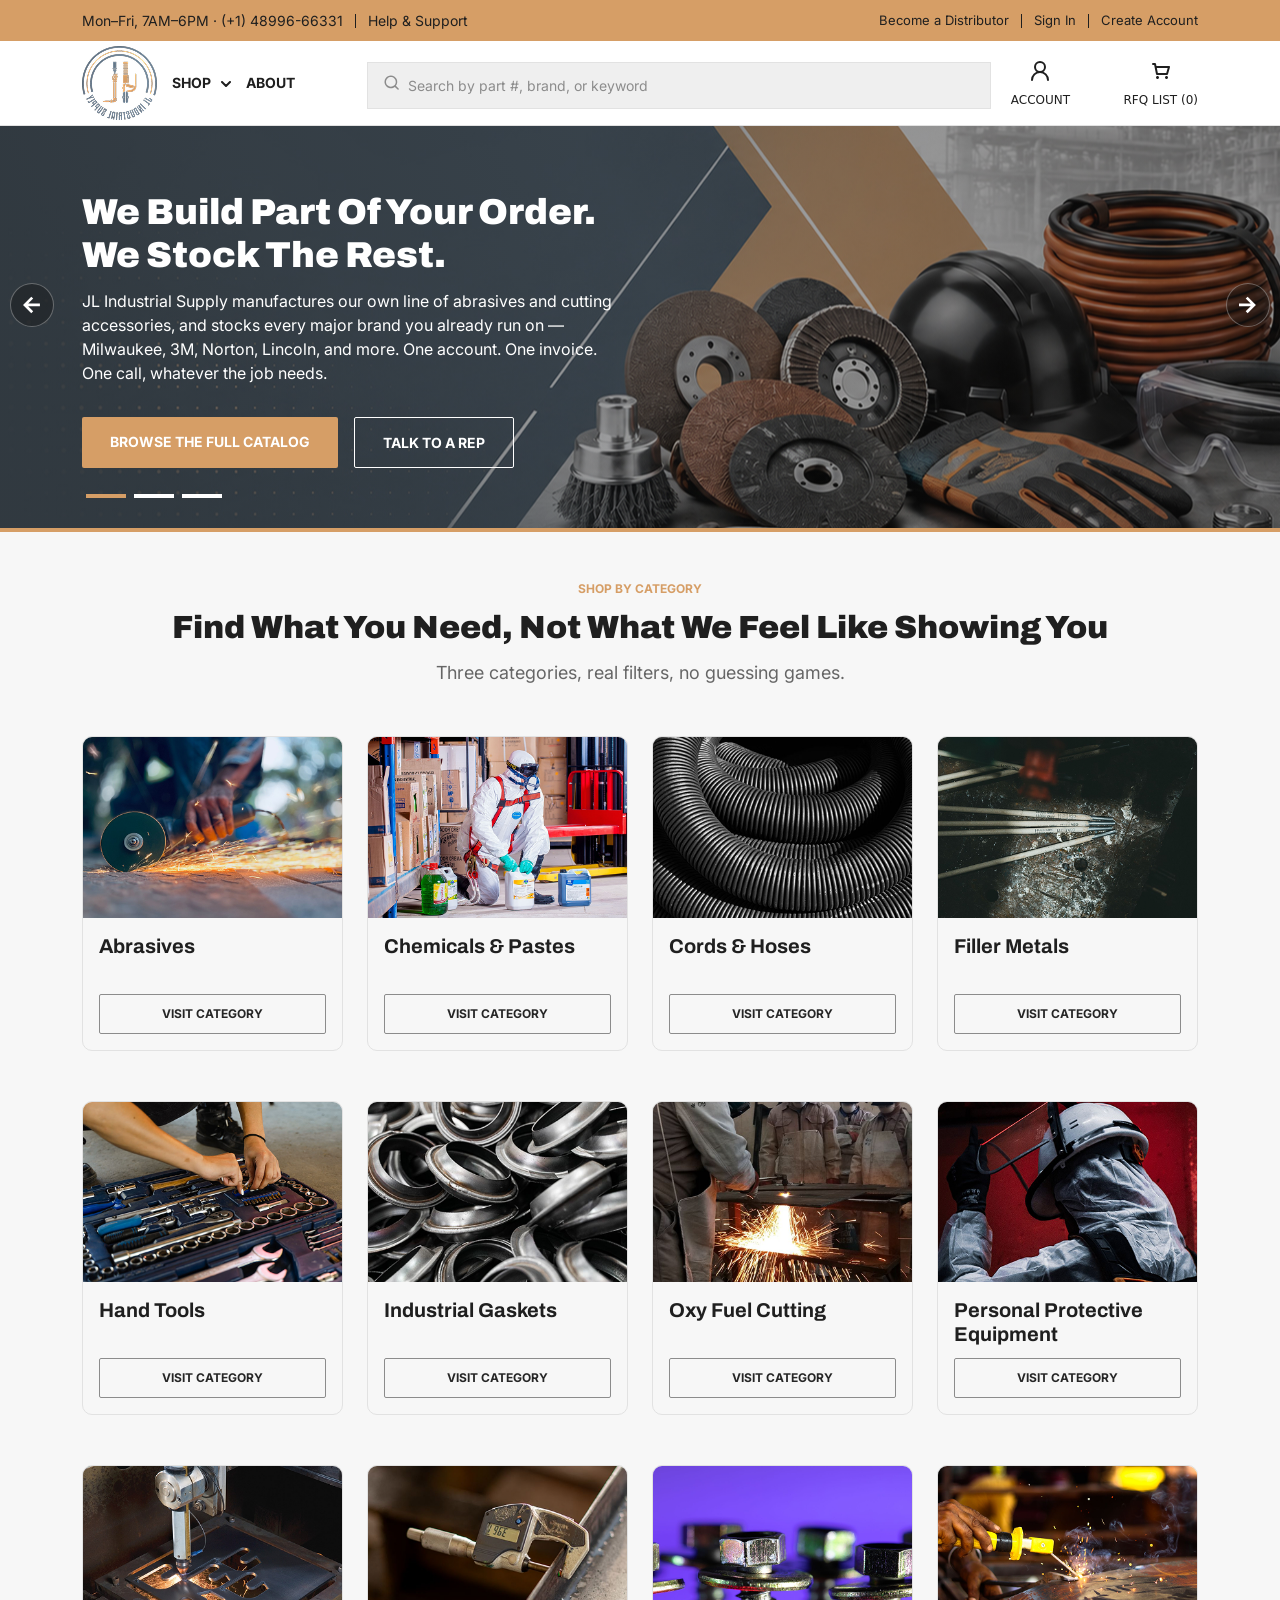
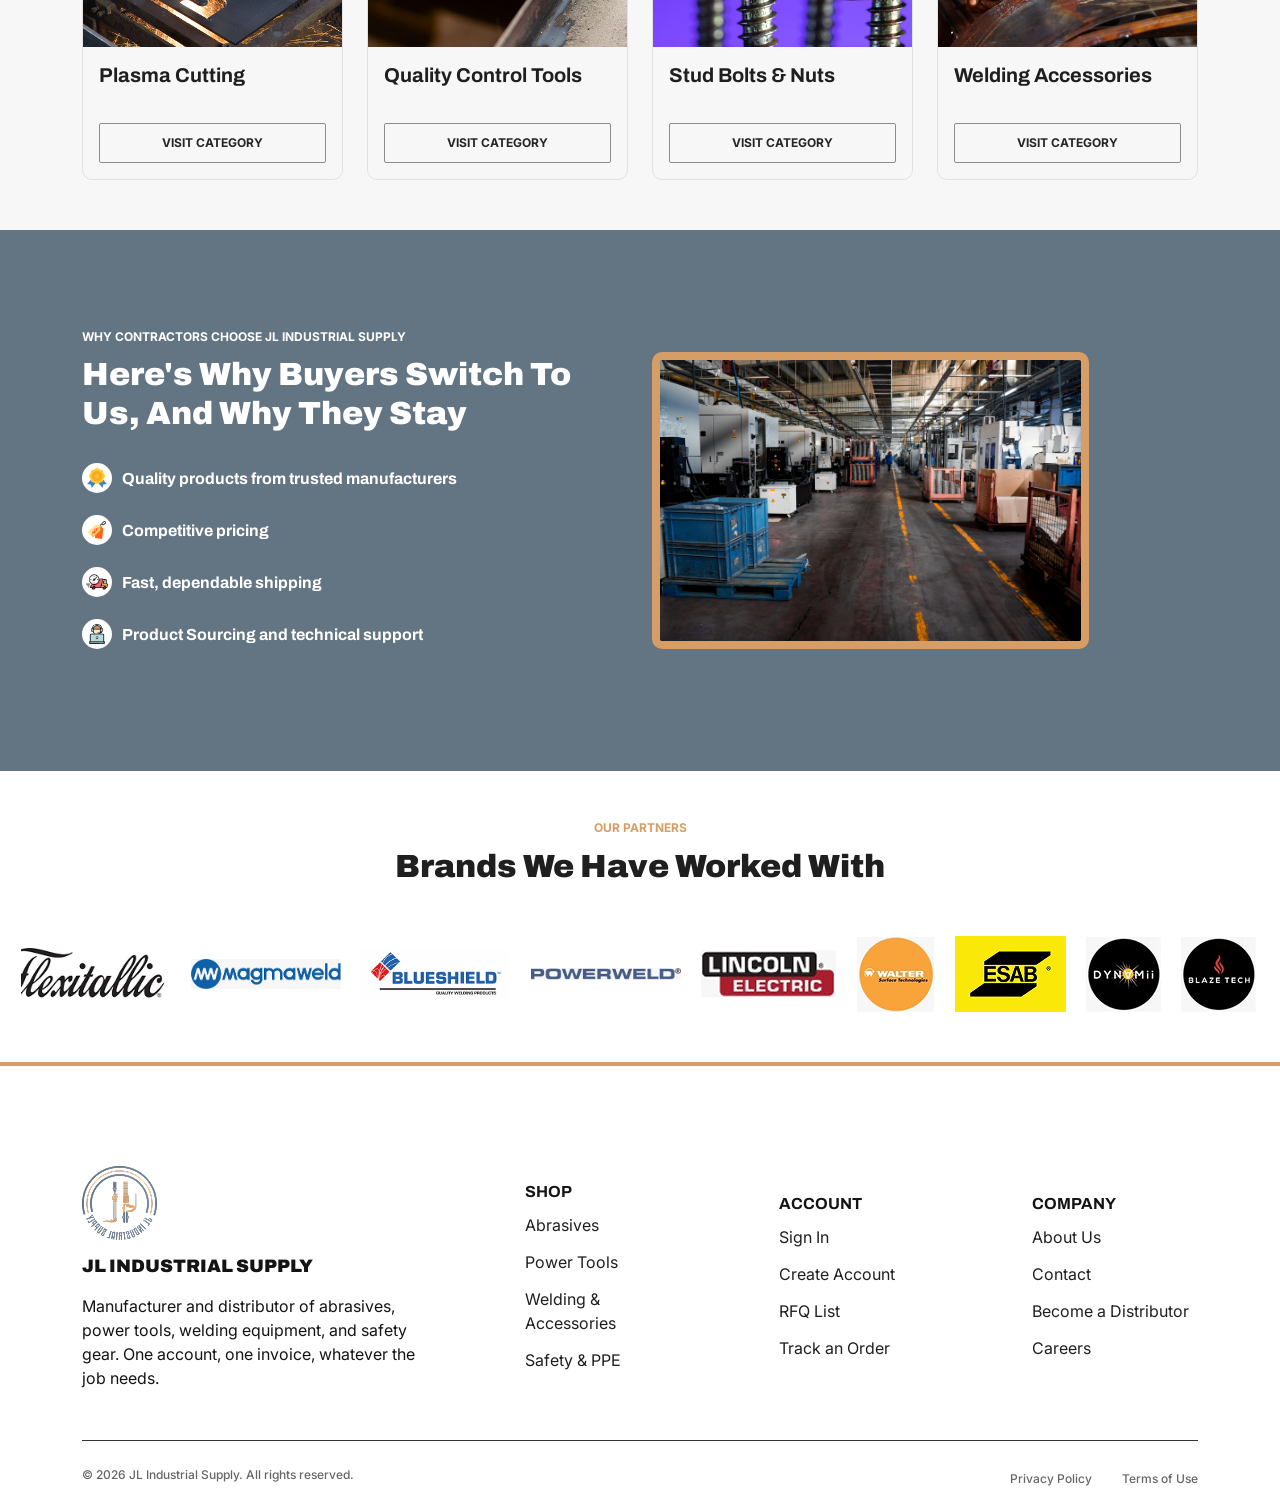
<file: index.html>
<!DOCTYPE html>
<html lang="en">

<head>
    <meta charset="UTF-8">
    <meta name="viewport" content="width=device-width, initial-scale=1.0">
    <title>home</title>
    <link rel="stylesheet" href="https://cdnjs.cloudflare.com/ajax/libs/font-awesome/6.7.2/css/all.min.css">
    <link href="https://cdn.jsdelivr.net/npm/bootstrap@5.3.8/dist/css/bootstrap.min.css" rel="stylesheet">
    <link rel="stylesheet" href="style.css">
    <link rel="stylesheet" href="responsive.css">
</head>

<body>


    <!-------------------header_start----------------->
    <header>
        <div class="top-header">
            <div class="container">
                <div class="row">
                    <div class="col-xxl-4 col-xl-6 col-lg-6 col-md-12 col-sm-12">
                        <div class="helpBox">
                            <div>
                                <a href="(+1) 48996-66331">Mon–Fri, 7AM–6PM · (+1) 48996-66331</a>
                            </div>
                            <div class="line"></div>
                            <div>
                                <a href="Help & Support">Help & Support</a>
                            </div>
                        </div>
                    </div>
                    <div class="col-xxl-4 col-xl-6 col-lg-6 col-md-12 col-sm-12">
                        <div class="user-details">
                            <a href="javascript:void(0)">Become a Distributor</a>
                            <div class="line"></div>
                            <a href="sign-in.html">Sign In</a>
                            <div class="line"></div>
                            <a href="create-an-account.html">Create Account</a>
                        </div>

                    </div>
                </div>
            </div>
        </div>

        <div class="navication-header">
            <div class="container">
                <div class="row">
                    <div class="col-xxl-3 col-xl-3 col-lg-3">
                        <div class="logo-section">
                            <a href="index.html"><img src="Logo/JL-Industrial-logo.png" alt=""></a>
                            <nav>
                                <ul>
                                    <li><a href="product-list.html">SHOP<svg width="10" height="6" viewBox="0 0 10 6"
                                                fill="none" xmlns="http://www.w3.org/2000/svg">
                                                <path d="M1 0.999999L5 5L9 1" stroke="#1F1F1F" stroke-width="2"
                                                    stroke-linecap="round" stroke-linejoin="round" />
                                            </svg></a></li>
                                    <li><a href="about-us.html">ABOUT</a></li>
                                </ul>
                            </nav>
                        </div>
                    </div>
                    <div class="col-xxl-9 col-xl-9 col-lg-9">
                        <div class="user-section">
                            <div class="contact-details">
                                <form class="Search-ber">
                                    <svg width="18" height="18" viewBox="0 0 18 18" fill="none"
                                        xmlns="http://www.w3.org/2000/svg">
                                        <path fill-rule="evenodd" clip-rule="evenodd"
                                            d="M7.87501 1.5C6.85845 1.50009 5.85666 1.74327 4.9532 2.20927C4.04974 2.67527 3.27083 3.35056 2.68143 4.17882C2.09204 5.00707 1.70926 5.96426 1.56504 6.97053C1.42081 7.97681 1.51932 9.00298 1.85234 9.96344C2.18536 10.9239 2.74324 11.7908 3.47943 12.4918C4.21563 13.1928 5.10879 13.7076 6.08439 13.9932C7.06 14.2788 8.08976 14.327 9.08777 14.1337C10.0858 13.9404 11.0231 13.5112 11.8215 12.882L14.5605 15.621C14.702 15.7576 14.8914 15.8332 15.0881 15.8315C15.2847 15.8298 15.4728 15.7509 15.6119 15.6119C15.7509 15.4728 15.8298 15.2847 15.8315 15.0881C15.8332 14.8914 15.7576 14.702 15.621 14.5605L12.882 11.8215C13.623 10.8815 14.0844 9.7518 14.2133 8.56179C14.3423 7.37179 14.1336 6.16952 13.6112 5.09257C13.0887 4.01562 12.2737 3.10752 11.2592 2.47217C10.2448 1.83683 9.07198 1.49992 7.87501 1.5ZM3.00001 7.875C3.00001 6.58207 3.51362 5.34209 4.42786 4.42785C5.3421 3.51361 6.58208 3 7.87501 3C9.16794 3 10.4079 3.51361 11.3222 4.42785C12.2364 5.34209 12.75 6.58207 12.75 7.875C12.75 9.16793 12.2364 10.4079 11.3222 11.3221C10.4079 12.2364 9.16794 12.75 7.87501 12.75C6.58208 12.75 5.3421 12.2364 4.42786 11.3221C3.51362 10.4079 3.00001 9.16793 3.00001 7.875Z"
                                            fill="#8C8C8C" />
                                    </svg>
                                    <input type="text" placeholder="Search by part #, brand, or keyword">
                                </form>
                            </div>
                            <div class="user_details">
                                <div class="user_detail">
                                    <a href="create-an-account.html">
                                        <div>
                                            <svg width="24" height="24" viewBox="0 0 24 24" fill="none"
                                                xmlns="http://www.w3.org/2000/svg">
                                                <path
                                                    d="M12 13C14.7614 13 17 10.7614 17 8C17 5.23858 14.7614 3 12 3C9.23858 3 7 5.23858 7 8C7 10.7614 9.23858 13 12 13Z"
                                                    stroke="#1F1F1F" stroke-width="2" stroke-linecap="round"
                                                    stroke-linejoin="round" />
                                                <path
                                                    d="M20 21C20 18.8783 19.1571 16.8434 17.6569 15.3431C16.1566 13.8429 14.1217 13 12 13C9.87827 13 7.84344 13.8429 6.34315 15.3431C4.84285 16.8434 4 18.8783 4 21"
                                                    stroke="#1F1F1F" stroke-width="2" stroke-linecap="round"
                                                    stroke-linejoin="round" />
                                            </svg>

                                        </div>
                                        <div>
                                            <h6>ACCOUNT</h6>
                                        </div>
                                    </a>
                                    <a href="rfq-list.html">
                                        <div>
                                            <svg width="18" height="16" viewBox="0 0 18 16" fill="none"
                                                xmlns="http://www.w3.org/2000/svg">
                                                <path
                                                    d="M5.5 16C6.32843 16 7 15.3284 7 14.5C7 13.6716 6.32843 13 5.5 13C4.67157 13 4 13.6716 4 14.5C4 15.3284 4.67157 16 5.5 16Z"
                                                    fill="#1F1F1F" />
                                                <path
                                                    d="M14.5 16C15.3284 16 16 15.3284 16 14.5C16 13.6716 15.3284 13 14.5 13C13.6716 13 13 13.6716 13 14.5C13 15.3284 13.6716 16 14.5 16Z"
                                                    fill="#1F1F1F" />
                                                <path d="M1 1H3L3.6 4M3.6 4L5 11H15L17 4H3.6Z" stroke="#1F1F1F"
                                                    stroke-width="2" stroke-linecap="round" stroke-linejoin="round" />
                                            </svg>
                                        </div>
                                        <div>
                                            <h6>RFQ LIST (0)</h6>
                                        </div>
                                    </a>
                                </div>
                            </div>
                        </div>
                    </div>
                </div>
            </div>
        </div>
    </header>
    <!-------------------header_end----------------->
    <!------------------------hero_section_start-------------------->
    <div class="fast-banner">
        <div class="container">
            <!-- Swiper -->
            <div class="swiper mySlider" id="slider">
                <div class="swiper-wrapper">
                    <div class="swiper-slide">
                        <div class="fast-banner1">
                            <div class="row">
                                <div class="col-xxl-6 col-xl-6 col-lg-8">
                                    <div class="heroSection_text">
                                        <h1>We Build Part Of Your Order. We Stock The Rest.</h1>
                                        <p>JL Industrial Supply manufactures our own line of abrasives and cutting
                                            accessories,
                                            and stocks every major brand you already run on — Milwaukee, 3M, Norton,
                                            Lincoln,
                                            and more. One account. One invoice. One call, whatever the job needs.</p>
                                        <div class="heroSecton_bt_n">
                                            <a href="#">BROWSE THE FULL CATALOG</a>
                                            <a href="#">TALK TO A REP</a>
                                        </div>
                                    </div>
                                </div>
                            </div>
                        </div>
                    </div>
                    <div class="swiper-slide">
                        <div class="fast-banner1">
                            <div class="row">
                                <div class="col-xxl-6 col-xl-6 col-lg-8">
                                    <div class="heroSection_text">
                                        <h1>We Build Part Of Your Order. We Stock The Rest.</h1>
                                        <p>JL Industrial Supply manufactures our own line of abrasives and cutting
                                            accessories,
                                            and stocks every major brand you already run on — Milwaukee, 3M, Norton,
                                            Lincoln,
                                            and more. One account. One invoice. One call, whatever the job needs.</p>

                                        <div class="heroSecton_bt_n">
                                            <a href="#">BROWSE THE FULL CATALOG</a>
                                            <a href="#">TALK TO A REP</a>
                                        </div>
                                    </div>
                                </div>
                            </div>
                        </div>
                    </div>
                    <div class="swiper-slide">
                        <div class="fast-banner1">
                            <div class="row">
                                <div class="col-xxl-6 col-xl-6 col-lg-8">
                                    <div class="heroSection_text">
                                        <h1>We Build Part Of Your Order. We Stock The Rest.</h1>
                                        <p>JL Industrial Supply manufactures our own line of abrasives and cutting
                                            accessories,
                                            and stocks every major brand you already run on — Milwaukee, 3M, Norton,
                                            Lincoln,
                                            and more. One account. One invoice. One call, whatever the job needs.</p>

                                        <div class="heroSecton_bt_n">
                                            <a href="#">BROWSE THE FULL CATALOG</a>
                                            <a href="#">TALK TO A REP</a>
                                        </div>
                                    </div>
                                </div>
                            </div>
                        </div>
                    </div>
                </div>
                <div class="swiper-pagination"></div>
            </div>
            <!-- Navigation -->
            <div class="swiper-button-prev">
                <svg width="18" height="13" viewBox="0 0 14 13" fill="none" xmlns="http://www.w3.org/2000/svg">
                    <path
                        d="M6.44318 12.8863L-2.98023e-07 6.44317L6.44318 -1.40667e-05L7.92614 1.47016L4.03338 5.36291H13.1548V7.52342H4.03338L7.92614 11.4098L6.44318 12.8863Z"
                        fill="white" />
                </svg>
            </div>
            <div class="swiper-button-next">
                <svg width="14" height="13" viewBox="0 0 14 13" fill="none" xmlns="http://www.w3.org/2000/svg">
                    <path
                        d="M6.71165 12.8863L5.22869 11.4162L9.12145 7.52342H0V5.36291H9.12145L5.22869 1.47655L6.71165 -1.40667e-05L13.1548 6.44317L6.71165 12.8863Z"
                        fill="white" />
                </svg>
            </div>
            <!-- Pagination -->
        </div>
    </div>
    <!------------------------hero_section_end-------------------->



    <!-------------------------SHOP_BY_startCATEGORY_start-------------------->
    <section class="SHOP-CATEGORY">
        <div class="container">
            <div class="row">
                <div class="SHOPBYstartCATEGORY-text">
                    <h6>SHOP BY CATEGORY</h6>
                    <h2>Find What You Need, Not What We Feel Like Showing You</h2>
                    <p>Three categories, real filters, no guessing games.</p>
                </div>
            </div>
            <div class="row margin-bottom">
                <div class="col-xxl-3 col-xl-3 col-lg-3 col-md-6 col-sm-12">
                    <div class="shop-box">
                        <img src="image/product.png" alt="">
                        <div>
                            <h3>Abrasives</h3>
                            <a href="javascript:void(0)">VISIT CATEGORY</a>
                        </div>
                    </div>
                </div>
                <div class="col-xxl-3 col-xl-3 col-lg-3 col-md-6 col-sm-12">
                    <div class="shop-box">
                        <img src="image/product1.png" alt="">
                        <div>
                            <h3>Chemicals & Pastes</h3>
                            <a href="javascript:void(0)">VISIT CATEGORY</a>
                        </div>
                    </div>
                </div>
                <div class="col-xxl-3 col-xl-3 col-lg-3 col-md-6 col-sm-12">
                    <div class="shop-box">
                        <img src="image/Cords & Hoses.png" alt="">
                        <div>
                            <h3>Cords & Hoses</h3>
                            <a href="javascript:void(0)">VISIT CATEGORY</a>
                        </div>
                    </div>
                </div>
                <div class="col-xxl-3 col-xl-3 col-lg-3 col-md-6 col-sm-12">
                    <div class="shop-box">
                        <img src="image/Filler Metals.png" alt="">
                        <div>
                            <h3>Filler Metals</h3>
                            <a href="javascript:void(0)">VISIT CATEGORY</a>
                        </div>
                    </div>
                </div>
                <div class="col-xxl-3 col-xl-3 col-lg-3 col-md-6 col-sm-12">
                    <div class="shop-box">
                        <img src="image/Hand Tools.png" alt="">
                        <div>
                            <h3>Hand Tools</h3>
                            <a href="javascript:void(0)">VISIT CATEGORY</a>
                        </div>
                    </div>
                </div>
                <div class="col-xxl-3 col-xl-3 col-lg-3 col-md-6 col-sm-12">
                    <div class="shop-box">
                        <img src="image/Industrial Gaskets.png" alt="">
                        <div>
                            <h3>Industrial Gaskets</h3>
                            <a href="javascript:void(0)">VISIT CATEGORY</a>
                        </div>
                    </div>
                </div>
                <div class="col-xxl-3 col-xl-3 col-lg-3 col-md-6 col-sm-12">
                    <div class="shop-box">
                        <img src="image/Oxy Fuel Cutting.png" alt="">
                        <div>
                            <h3>Oxy Fuel Cutting</h3>
                            <a href="javascript:void(0)">VISIT CATEGORY</a>
                        </div>
                    </div>
                </div>
                <div class="col-xxl-3 col-xl-3 col-lg-3 col-md-6 col-sm-12">
                    <div class="shop-box">
                        <img src="image/Personal Protective Equipment.png" alt="">
                        <div>
                            <h3>Personal Protective Equipment</h3>
                            <a href="javascript:void(0)">VISIT CATEGORY</a>
                        </div>
                    </div>
                </div>
                <div class="col-xxl-3 col-xl-3 col-lg-3 col-md-6 col-sm-12">
                    <div class="shop-box">
                        <img src="image/Plasma Cutting.png" alt="">
                        <div>
                            <h3>Plasma Cutting</h3>
                            <a href="javascript:void(0)">VISIT CATEGORY</a>
                        </div>
                    </div>
                </div>
                <div class="col-xxl-3 col-xl-3 col-lg-3 col-md-6 col-sm-12">
                    <div class="shop-box">
                        <img src="image/Quality Control Tools.png" alt="">
                        <div>
                            <h3>Quality Control Tools</h3>
                            <a href="javascript:void(0)">VISIT CATEGORY</a>
                        </div>
                    </div>
                </div>
                <div class="col-xxl-3 col-xl-3 col-lg-3 col-md-6 col-sm-12">
                    <div class="shop-box">
                        <img src="image/Stud Bolts & Nuts.png" alt="">
                        <div>
                            <h3>Stud Bolts & Nuts</h3>
                            <a href="javascript:void(0)">VISIT CATEGORY</a>
                        </div>
                    </div>
                </div>
                <div class="col-xxl-3 col-xl-3 col-lg-3 col-md-6 col-sm-12">
                    <div class="shop-box">
                        <img src="image/Welding Accessories.png" alt="">
                        <div>
                            <h3>Welding Accessories</h3>
                            <a href="javascript:void(0)">VISIT CATEGORY</a>
                        </div>
                    </div>
                </div>
            </div>
        </div>
    </section>
    <!-------------------------SHOP_BY_startCATEGORY_end-------------------->
    <!--------------------------buyer_us_start---------------------->
    <section class="Buyer-us">
        <div class="container">
            <div class="row">
                <div class="col-xxl-6 col-xl-6 col-lg-6 col-md-12 col-sm-12">
                    <div class="Buyer-us_text">
                        <h6>WHY CONTRACTORS CHOOSE JL INDUSTRIAL SUPPLY</h6>
                        <h2>Here's Why Buyers Switch To Us, And Why They Stay</h2>
                    </div>
                    <div class="product-support">
                        <div>
                            <a class="flex" href="">
                                <div class="round">
                                    <svg width="22" height="22" viewBox="0 0 22 22" fill="none"
                                        xmlns="http://www.w3.org/2000/svg" xmlns:xlink="http://www.w3.org/1999/xlink">
                                        <rect width="22" height="22" fill="url(#pattern0_138_1906)" />
                                        <defs>
                                            <pattern id="pattern0_138_1906" patternContentUnits="objectBoundingBox"
                                                width="1" height="1">
                                                <use xlink:href="#image0_138_1906" transform="scale(0.00195312)" />
                                            </pattern>
                                            <image id="image0_138_1906" width="512" height="512"
                                                preserveAspectRatio="none"
                                                xlink:href="[data-uri]" />
                                        </defs>
                                    </svg>

                                </div>
                                <div>
                                    <h5>Quality products from trusted manufacturers</h5>
                                </div>
                            </a>
                        </div>
                        <div>
                            <a class="flex" href="">
                                <div class="round">
                                    <svg width="18" height="18" viewBox="0 0 18 18" fill="none"
                                        xmlns="http://www.w3.org/2000/svg" xmlns:xlink="http://www.w3.org/1999/xlink">
                                        <rect width="18" height="18" fill="url(#pattern0_138_1910)" />
                                        <defs>
                                            <pattern id="pattern0_138_1910" patternContentUnits="objectBoundingBox"
                                                width="1" height="1">
                                                <use xlink:href="#image0_138_1910" transform="scale(0.00195312)" />
                                            </pattern>
                                            <image id="image0_138_1910" width="512" height="512"
                                                preserveAspectRatio="none"
                                                xlink:href="[data-uri]" />
                                        </defs>
                                    </svg>

                                </div>
                                <div>
                                    <h5>Competitive pricing</h5>
                                </div>
                            </a>
                        </div>
                        <div>
                            <a class="flex" href="">
                                <div class="round">
                                    <svg width="22" height="22" viewBox="0 0 22 22" fill="none"
                                        xmlns="http://www.w3.org/2000/svg" xmlns:xlink="http://www.w3.org/1999/xlink">
                                        <rect width="22" height="22" fill="url(#pattern0_138_1914)" />
                                        <defs>
                                            <pattern id="pattern0_138_1914" patternContentUnits="objectBoundingBox"
                                                width="1" height="1">
                                                <use xlink:href="#image0_138_1914" transform="scale(0.00195312)" />
                                            </pattern>
                                            <image id="image0_138_1914" width="512" height="512"
                                                preserveAspectRatio="none"
                                                xlink:href="[data-uri]" />
                                        </defs>
                                    </svg>

                                </div>
                                <div>
                                    <h5>Fast, dependable shipping</h5>
                                </div>
                            </a>
                        </div>
                        <div>
                            <a class="flex" href="">
                                <div class="round">
                                    <svg width="20" height="20" viewBox="0 0 20 20" fill="none"
                                        xmlns="http://www.w3.org/2000/svg" xmlns:xlink="http://www.w3.org/1999/xlink">
                                        <rect width="20" height="20" fill="url(#pattern0_138_1918)" />
                                        <defs>
                                            <pattern id="pattern0_138_1918" patternContentUnits="objectBoundingBox"
                                                width="1" height="1">
                                                <use xlink:href="#image0_138_1918" transform="scale(0.00195312)" />
                                            </pattern>
                                            <image id="image0_138_1918" width="512" height="512"
                                                preserveAspectRatio="none"
                                                xlink:href="[data-uri]" />
                                        </defs>
                                    </svg>

                                </div>
                                <div>
                                    <h5>Product Sourcing and technical support</h5>
                                </div>
                            </a>
                        </div>
                    </div>
                </div>

                <div class="col-xxl-6 col-xl-6 col-lg-6 col-md-12 col-sm-12">
                    <div class="buyer-img">
                        <img src="image/gcm.jpg" alt="" />
                    </div>
                </div>

            </div>
        </div>
    </section>
    <!--------------------------------buyer_us_end---------------------------->

    <!-----------------brand_slider_start------------------------>
    <section class="brand-slider">
        <div class="brand-text">
            <h6>OUR PARTNERS</h6>
            <h2>Brands We Have Worked With</h2>
        </div>
        <div class="slideMain">
            <div class="marque">
                <div class="text" id="text">
                    <div class="auto-slide">
                        <img src="image/WhatsApp.png" alt="">
                        <img src="image/WhatsApp1.png" alt="">
                        <img src="image/WhatsApp2.png" alt="">
                        <img src="image/WhatsApp3.png" alt="">
                        <img src="image/WhatsApp4.png" alt="">
                        <img src="image/WhatsApp5.png" alt="">
                        <img src="image/WhatsApp6.png" alt="">
                        <img src="image/WhatsApp7.png" alt="">
                        <img src="image/WhatsApp8.png" alt="">
                        <img src="image/WhatsApp9.png" alt="">
                        <img src="image/WhatsApp10.png" alt="">
                    </div>
                </div>
            </div>
     


<!-- 
<div class="marque">
    <div class="track">

        <div class="auto-slide">
            <img src="image/WhatsApp.png" alt="">
            <img src="image/WhatsApp1.png" alt="">
            <img src="image/WhatsApp2.png" alt="">
            <img src="image/WhatsApp3.png" alt="">
            <img src="image/WhatsApp4.png" alt="">
            <img src="image/WhatsApp5.png" alt="">
            <img src="image/WhatsApp6.png" alt="">
            <img src="image/WhatsApp7.png" alt="">
            <img src="image/WhatsApp8.png" alt="">
            <img src="image/WhatsApp9.png" alt="">
            <img src="image/WhatsApp10.png" alt="">
        </div>

       
        <div class="auto-slide">
            <img src="image/WhatsApp.png" alt="">
            <img src="image/WhatsApp1.png" alt="">
            <img src="image/WhatsApp2.png" alt="">
            <img src="image/WhatsApp3.png" alt="">
            <img src="image/WhatsApp4.png" alt="">
            <img src="image/WhatsApp5.png" alt="">
            <img src="image/WhatsApp6.png" alt="">
            <img src="image/WhatsApp7.png" alt="">
            <img src="image/WhatsApp8.png" alt="">
            <img src="image/WhatsApp9.png" alt="">
            <img src="image/WhatsApp10.png" alt="">
        </div>

    </div>
</div> -->








        </div>
    </section>
    <!-----------------------brand_slider_end-------------------->
    <!----------------------------footer_start----------------------->
    <footer>
        <div class="container">
            <div class="footer_border">
                <div class="row">
                    <div class="col-xxl-4 col-xl-4 col-lg-4 col-md-6 col-sm-12">
                        <div class="footerLogo_section">
                            <a class="footer_logo" href="javascript:void(0)"><img src="Logo/footer_logo.png" alt=""></a>
                            <h3>JL INDUSTRIAL SUPPLY</h3>
                            <p>Manufacturer and distributor of abrasives, power tools, welding equipment, and safety
                                gear. One account, one invoice, whatever the job needs.</p>
                        </div>
                    </div>

                    <div class="col-xxl-2 col-xl-2 col-lg-2 col-md-6 col-sm-12">
                        <div class="footerText_section">
                            <h3>SHOP</h3>
                            <ul>
                                <li><a href="product-detail.html">Abrasives</a></li>
                                <li><a href="javascript:void(0)">Power Tools</a></li>
                                <li><a href="javascript:void(0)">Welding & Accessories</a></li>
                                <li><a href="javascript:void(0)">Safety & PPE</a></li>
                            </ul>
                        </div>
                    </div>


                    <div class="col-xxl-2 col-xl-2 col-lg-2 col-md-6 col-sm-12">
                        <div class="footerText_section">
                            <h3>ACCOUNT</h3>
                            <ul>
                                <li><a href="sign-in.html">Sign In</a></li>
                                <li><a href="create-an-account.html">Create Account</a></li>
                                <li><a href="rfq-list.html">RFQ List</a></li>
                                <li><a href="javascript:void(0)">Track an Order</a></li>
                            </ul>
                        </div>
                    </div>


                    <div class="col-xxl-2 col-xl-2 col-lg-2 col-md-6 col-sm-12">
                        <div class="footerText_section">
                            <h3>COMPANY</h3>
                            <ul>
                                <li><a href="about-us.html">About Us</a></li>
                                <li><a href="contact-us.html">Contact</a></li>
                                <li><a href="javascript:void(0)">Become a Distributor</a></li>
                                <li><a href="javascript:void(0)">Careers</a></li>
                            </ul>
                        </div>
                    </div>
                </div>
            </div>

            <div class="footer-bottom">
                <p>© 2026 JL Industrial Supply. All rights reserved.</p>

                <div class="footer-links">
                    <a href="privacy-policy.html">Privacy Policy</a>
                    <a href="terms-of-use.html">Terms of Use</a>
                </div>
            </div>
        </div>
    </footer>
    <!----------------------------------footer_end----------------------->
    <!-------------------js_link_start----------------------->
    <script src="https://cdn.jsdelivr.net/npm/bootstrap@5.3.8/dist/js/bootstrap.bundle.min.js"></script>
    <link rel="stylesheet" href="https://cdn.jsdelivr.net/npm/swiper@11/swiper-bundle.min.css">
    <script src="https://cdn.jsdelivr.net/npm/swiper@11/swiper-bundle.min.js"></script>
    <script src="app.js"></script>
    <!--js_link_end-->
    <script>
        const swiper = new Swiper('#slider', {
            loop: true,

            autoplay: {
                delay: 2000,
                disableOnInteraction: false,
            },

            navigation: {
                nextEl: '.swiper-button-next',
                prevEl: '.swiper-button-prev',
            },

            pagination: {
                el: '.swiper-pagination',
                clickable: true,
            },

            breakpoints: {
                0: {
                    slidesPerView: 1
                },
                768: {
                    slidesPerView: 1
                },
                1200: {
                    slidesPerView: 1
                }
            }
        });

    </script>
  <script>
const marque = document.querySelector(".marque");
const autoSlide = document.querySelector(".auto-slide");

function checkSection() {
    const rect = marque.getBoundingClientRect();
    return rect.top < window.innerHeight && rect.bottom > 0;
}

marque.addEventListener("mousemove", (e) => {

    if (!checkSection()) return;

    const rect = marque.getBoundingClientRect();

    const mouseX = e.clientX - rect.left;
    const center = rect.width / 2;

    const move = ((mouseX - center) / center) * 150;

    autoSlide.style.transform = `translateX(${move}px)`;
});


marque.addEventListener("mouseleave", () => {
    autoSlide.style.transform = "translateX(0)";
});


// Mobile touch support
marque.addEventListener("touchmove", (e) => {

    if (!checkSection()) return;

    const rect = marque.getBoundingClientRect();
    const touchX = e.touches[0].clientX - rect.left;
    const center = rect.width / 2;

    const move = ((touchX - center) / center) * 150;

    autoSlide.style.transform = `translateX(${move}px)`;

});
</script>
    <!-- <script>
        const autoSlide = document.querySelector(".auto-slide");

const observer = new IntersectionObserver((entries) => {
    entries.forEach(entry => {
        if (entry.isIntersecting) {
            autoSlide.style.animationPlayState = "running";
        } else {
            autoSlide.style.animationPlayState = "paused";
        }
    });
}, {
    threshold: 0.3 
});
observer.observe(document.querySelector(".marque"));
    </script> -->
    <!-- <script>
        const track = document.querySelector(".track");
const marque = document.querySelector(".marque");

const observer = new IntersectionObserver((entries) => {
    entries.forEach(entry => {
        if (entry.isIntersecting) {
            track.style.animationPlayState = "running";
        } else {
            track.style.animationPlayState = "paused";
        }
    });
}, {
    threshold: 0.2
});

observer.observe(marque);
    </script> -->

</body>

</html>
</file>
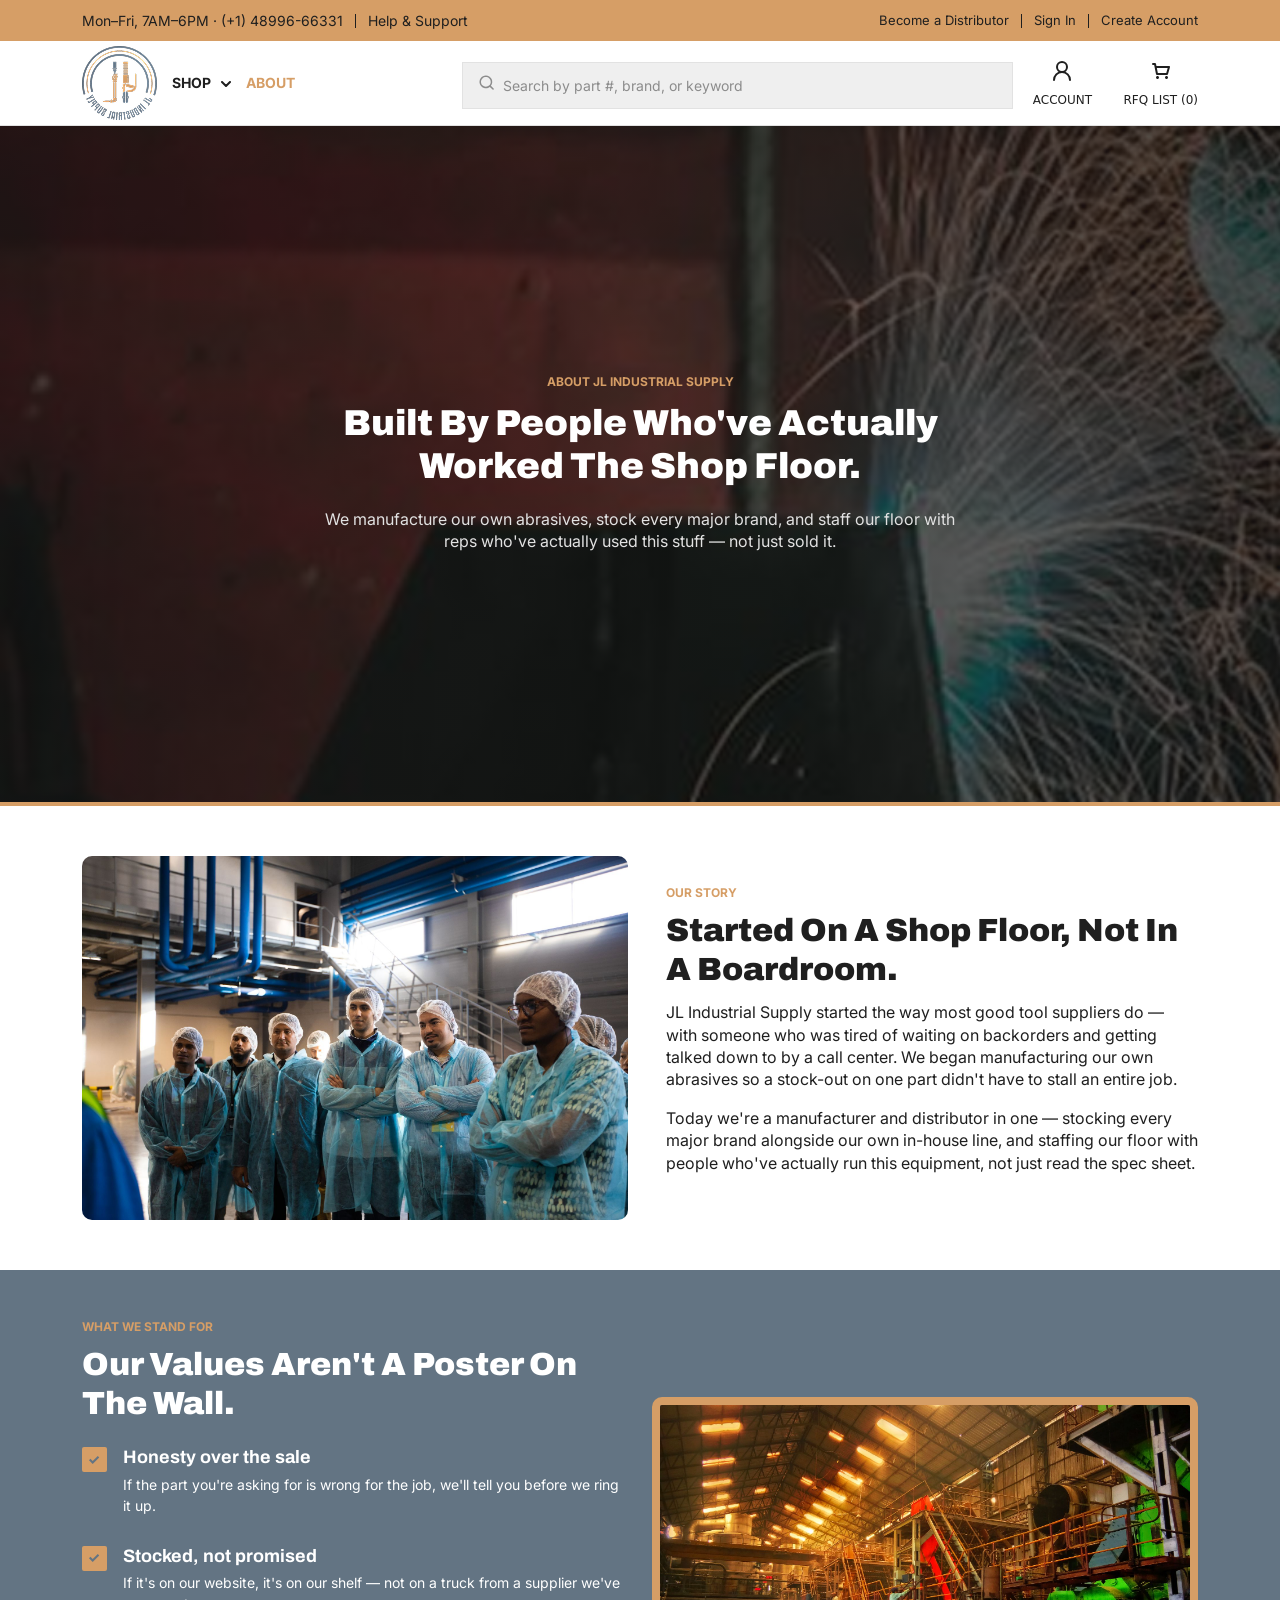
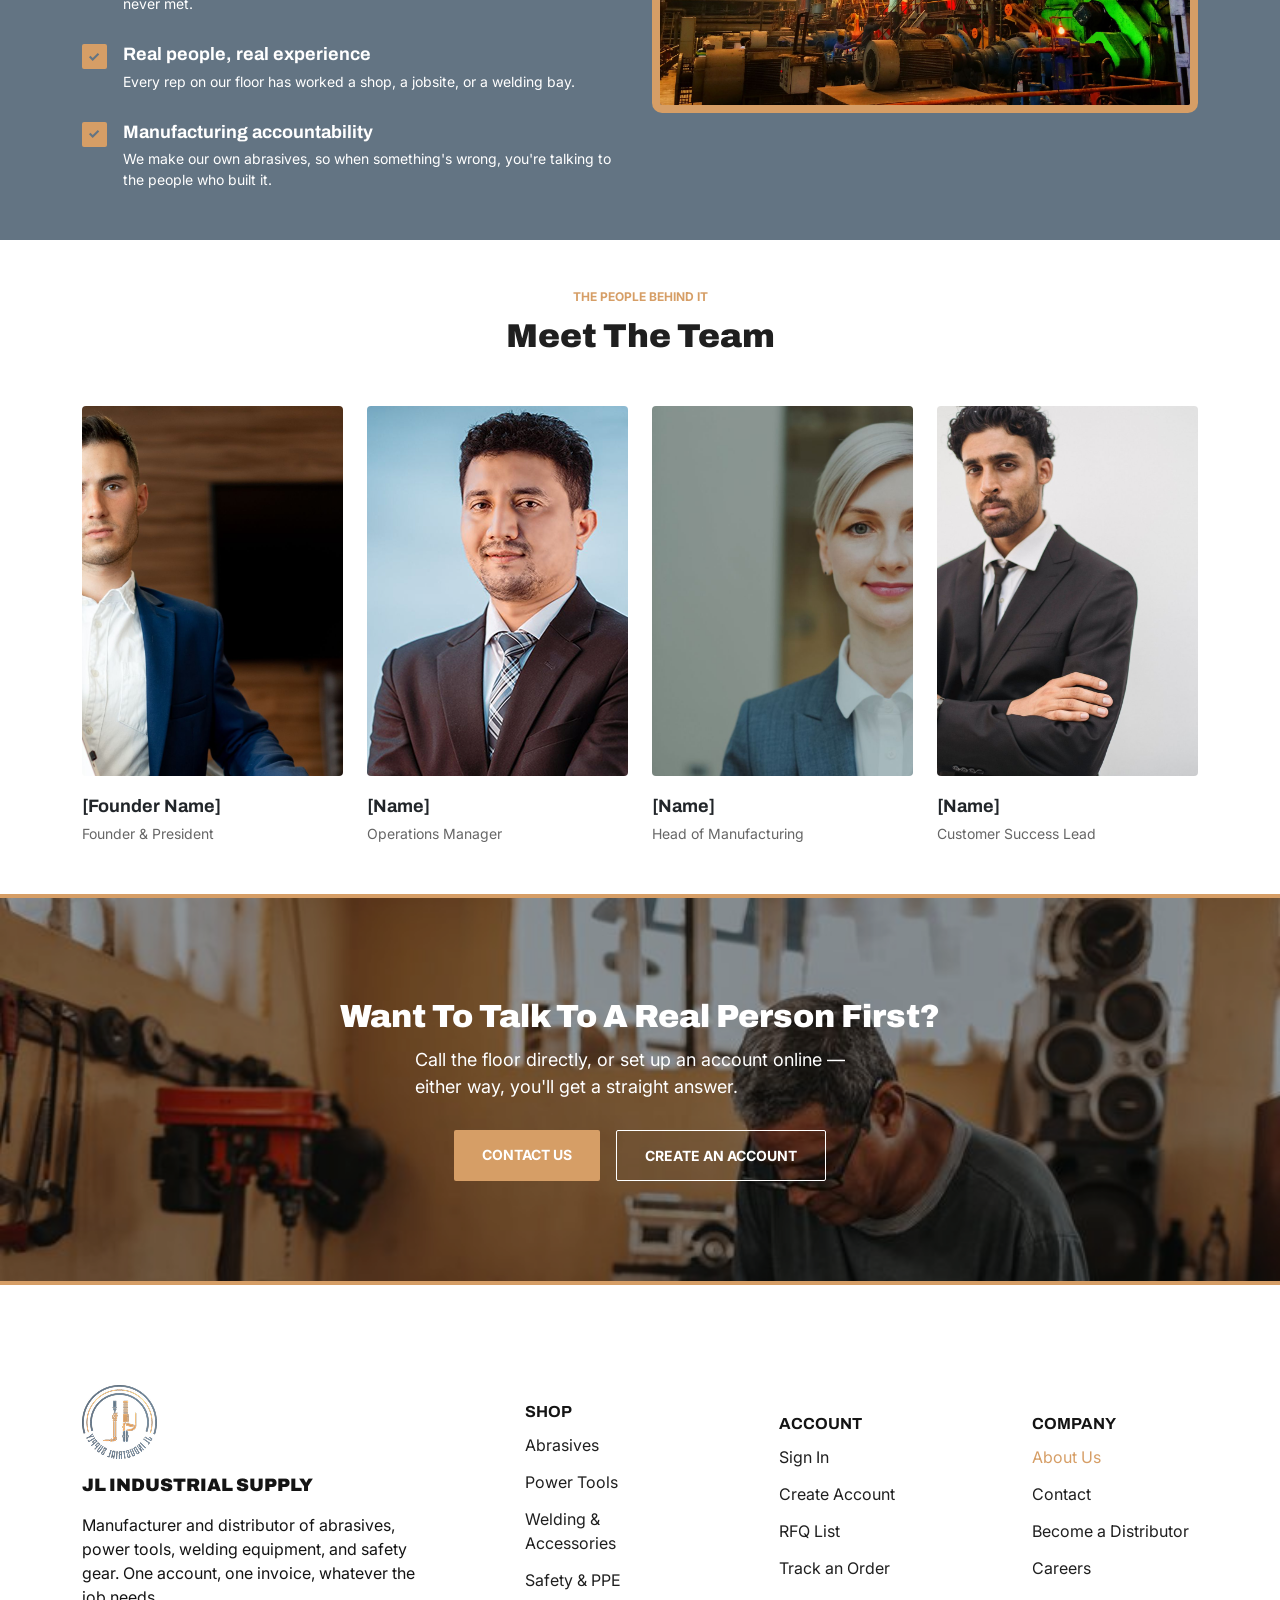
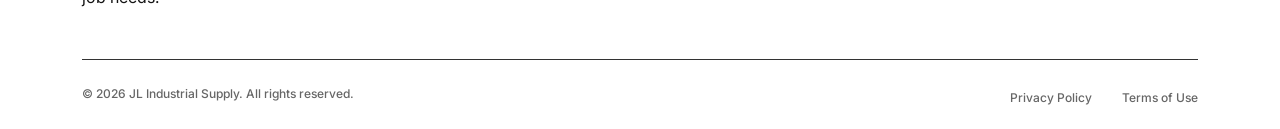
<file: about-us.html>
<!DOCTYPE html>
<html lang="en">

<head>
    <meta charset="UTF-8">
    <meta name="viewport" content="width=device-width, initial-scale=1.0">
    <title>about-us</title>
    <link rel="stylesheet" href="https://cdnjs.cloudflare.com/ajax/libs/font-awesome/6.7.2/css/all.min.css">
    <link href="https://cdn.jsdelivr.net/npm/bootstrap@5.3.8/dist/css/bootstrap.min.css" rel="stylesheet">
    <link rel="stylesheet" href="https://cdnjs.cloudflare.com/ajax/libs/OwlCarousel2/2.3.4/assets/owl.carousel.min.css">
    <link rel="stylesheet"
        href="https://cdnjs.cloudflare.com/ajax/libs/OwlCarousel2/2.3.4/assets/owl.theme.default.min.css">
    <link rel="stylesheet" href="style.css">
    <link rel="stylesheet" href="responsive.css">
</head>

<body>
    <!-------------------header_start----------------->
    <header>
        <div class="top-header">
            <div class="container">
                <div class="row">
                    <div class="col-xxl-4 col-xl-6 col-lg-6 col-md-12 col-sm-12">
                        <div class="helpBox">
                            <div>
                                <a href="(+1) 48996-66331">Mon–Fri, 7AM–6PM · (+1) 48996-66331</a>
                            </div>
                            <div class="line"></div>
                            <div>
                                <a href="Help & Support">Help & Support</a>
                            </div>
                        </div>
                    </div>
                    <div class="col-xxl-4 col-xl-6 col-lg-6 col-md-12 col-sm-12">
                        <div class="user-details">
                            <a href="javascript:void(0)">Become a Distributor</a>
                            <div class="line"></div>
                            <a href="sign-in.html">Sign In</a>
                            <div class="line"></div>
                            <a href="create-an-account.html">Create Account</a>
                        </div>

                    </div>
                </div>
            </div>
        </div>

        <div class="navication-header">
            <div class="container">
                <div class="row">
                    <div class="col-xxl-3 col-xl-3 col-lg-3">
                        <div class="logo-section">
                            <a href="index.html"><img src="Logo/JL-Industrial-logo.png" alt=""></a>
                            <nav>
                                <ul>
                                    <li><a href="product-list.html">SHOP<svg width="10" height="6" viewBox="0 0 10 6"
                                                fill="none" xmlns="http://www.w3.org/2000/svg">
                                                <path d="M1 0.999999L5 5L9 1" stroke="#1F1F1F" stroke-width="2"
                                                    stroke-linecap="round" stroke-linejoin="round"></path>
                                            </svg></a></li>
                                    <li><a class="active" href="about-us.html">ABOUT</a></li>
                                </ul>
                            </nav>
                        </div>
                    </div>
                    <div class="col-xxl-8 col-xl-8 col-lg-9">
                        <div class="user-section">
                            <div class="contact-details">
                                <form class="Search-ber">
                                    <svg width="18" height="18" viewBox="0 0 18 18" fill="none"
                                        xmlns="http://www.w3.org/2000/svg">
                                        <path fill-rule="evenodd" clip-rule="evenodd"
                                            d="M7.87501 1.5C6.85845 1.50009 5.85666 1.74327 4.9532 2.20927C4.04974 2.67527 3.27083 3.35056 2.68143 4.17882C2.09204 5.00707 1.70926 5.96426 1.56504 6.97053C1.42081 7.97681 1.51932 9.00298 1.85234 9.96344C2.18536 10.9239 2.74324 11.7908 3.47943 12.4918C4.21563 13.1928 5.10879 13.7076 6.08439 13.9932C7.06 14.2788 8.08976 14.327 9.08777 14.1337C10.0858 13.9404 11.0231 13.5112 11.8215 12.882L14.5605 15.621C14.702 15.7576 14.8914 15.8332 15.0881 15.8315C15.2847 15.8298 15.4728 15.7509 15.6119 15.6119C15.7509 15.4728 15.8298 15.2847 15.8315 15.0881C15.8332 14.8914 15.7576 14.702 15.621 14.5605L12.882 11.8215C13.623 10.8815 14.0844 9.7518 14.2133 8.56179C14.3423 7.37179 14.1336 6.16952 13.6112 5.09257C13.0887 4.01562 12.2737 3.10752 11.2592 2.47217C10.2448 1.83683 9.07198 1.49992 7.87501 1.5ZM3.00001 7.875C3.00001 6.58207 3.51362 5.34209 4.42786 4.42785C5.3421 3.51361 6.58208 3 7.87501 3C9.16794 3 10.4079 3.51361 11.3222 4.42785C12.2364 5.34209 12.75 6.58207 12.75 7.875C12.75 9.16793 12.2364 10.4079 11.3222 11.3221C10.4079 12.2364 9.16794 12.75 7.87501 12.75C6.58208 12.75 5.3421 12.2364 4.42786 11.3221C3.51362 10.4079 3.00001 9.16793 3.00001 7.875Z"
                                            fill="#8C8C8C"></path>
                                    </svg>
                                    <input type="text" placeholder="Search by part #, brand, or keyword">
                                </form>
                            </div>
                            <div class="user_details">
                                <div class="user_detail">
                                    <a href="create-an-account.html">
                                        <div>
                                            <svg width="24" height="24" viewBox="0 0 24 24" fill="none"
                                                xmlns="http://www.w3.org/2000/svg">
                                                <path
                                                    d="M12 13C14.7614 13 17 10.7614 17 8C17 5.23858 14.7614 3 12 3C9.23858 3 7 5.23858 7 8C7 10.7614 9.23858 13 12 13Z"
                                                    stroke="#1F1F1F" stroke-width="2" stroke-linecap="round"
                                                    stroke-linejoin="round"></path>
                                                <path
                                                    d="M20 21C20 18.8783 19.1571 16.8434 17.6569 15.3431C16.1566 13.8429 14.1217 13 12 13C9.87827 13 7.84344 13.8429 6.34315 15.3431C4.84285 16.8434 4 18.8783 4 21"
                                                    stroke="#1F1F1F" stroke-width="2" stroke-linecap="round"
                                                    stroke-linejoin="round"></path>
                                            </svg>
                                        </div>
                                        <div>
                                            <h6>ACCOUNT</h6>
                                        </div>
                                    </a>
                                    <a href="rfq-list.html">
                                        <div>
                                            <svg width="18" height="16" viewBox="0 0 18 16" fill="none"
                                                xmlns="http://www.w3.org/2000/svg">
                                                <path
                                                    d="M5.5 16C6.32843 16 7 15.3284 7 14.5C7 13.6716 6.32843 13 5.5 13C4.67157 13 4 13.6716 4 14.5C4 15.3284 4.67157 16 5.5 16Z"
                                                    fill="#1F1F1F"></path>
                                                <path
                                                    d="M14.5 16C15.3284 16 16 15.3284 16 14.5C16 13.6716 15.3284 13 14.5 13C13.6716 13 13 13.6716 13 14.5C13 15.3284 13.6716 16 14.5 16Z"
                                                    fill="#1F1F1F"></path>
                                                <path d="M1 1H3L3.6 4M3.6 4L5 11H15L17 4H3.6Z" stroke="#1F1F1F"
                                                    stroke-width="2" stroke-linecap="round" stroke-linejoin="round">
                                                </path>
                                            </svg>
                                        </div>
                                        <div>
                                            <h6>RFQ LIST (0)</h6>
                                        </div>
                                    </a>
                                </div>
                            </div>
                        </div>
                    </div>
                </div>
            </div>
        </div>
    </header>
    <!-------------------header_end----------------->

    <!-------------------------about_hero_banner_start--------------------------->
    <section class="About-hero-banner">
        <div class="container">
            <div class="about-section-text">
                <h6>ABOUT JL INDUSTRIAL SUPPLY</h6>
                <h1>Built By People Who've Actually Worked The Shop Floor.</h1>
                <div>
                    <p>We manufacture our own abrasives, stock every major brand, and staff our floor with reps who've
                        actually used this stuff — not just sold it.</p>
                </div>
            </div>
        </div>
    </section>
    <!---------------------------about_hero_banner_end--------------------->

    <!----------------------our_section_start---------->
    <section class="our_section">
        <div class="container">
            <div class="row">
                <div class="col-xxl-6 col-xl-6 col-lg-6 col-md-12 col-sm-12">
                    <div class="ourImg">
                        <img src="image/ourImg.jpg" alt="" class="img-fluid" />
                    </div>
                </div>
                <div class="col-xxl-6 col-xl-6 col-lg-6 col-md-12 col-sm-12">
                    <div class="ourSection_textBox">
                        <h6>OUR STORY</h6>
                        <h2>Started On A Shop Floor, Not In A Boardroom.</h2>
                        <p>JL Industrial Supply started the way most good tool suppliers do — with someone who was tired
                            of waiting on backorders and getting talked down to by a call center. We began manufacturing
                            our own abrasives so a stock-out on one part didn't have to stall an entire job.</p>
                        <p>Today we're a manufacturer and distributor in one — stocking every major brand alongside our
                            own in-house line, and staffing our floor with people who've actually run this equipment,
                            not just read the spec sheet.</p>
                    </div>
                </div>
            </div>
        </div>
    </section>
    <!-----------------------our_section_end------------------->

    <!---------------------------our_value_section_start--------------------->
    <section class="our_value">
        <div class="container">
            <div class="row">

                <div class="col-xxl-6 col-xl-6 col-lg-6 col-md-12 col-sm-12">

                    <div class="ourValue_text">
                        <h6>WHAT WE STAND FOR</h6>
                        <h2>Our Values Aren't A Poster On The Wall.</h2>
                        <div>
                            <div class="checkbox">
                                <div>
                                    <svg width="11" height="8" viewBox="0 0 11 8" fill="none"
                                        xmlns="http://www.w3.org/2000/svg">
                                        <path
                                            d="M4.44651e-05 4.23087L1.40203 2.82391L3.70388 5.08598L8.8097 4.44651e-05L10.2216 1.407L3.70388 7.88996L4.44651e-05 4.23087Z"
                                            fill="#637483" />
                                    </svg>
                                </div>
                            </div>
                            <div>
                                <h4 class="Honesty2">Honesty over the sale</h4>
                                <p class="Honesty1">If the part you're asking for is wrong for the job, we'll tell you
                                    before we ring it up.</p>
                            </div>
                        </div>

                        <div>
                            <div class="checkbox">
                                <div>
                                    <svg width="11" height="8" viewBox="0 0 11 8" fill="none"
                                        xmlns="http://www.w3.org/2000/svg">
                                        <path
                                            d="M4.44651e-05 4.23087L1.40203 2.82391L3.70388 5.08598L8.8097 4.44651e-05L10.2216 1.407L3.70388 7.88996L4.44651e-05 4.23087Z"
                                            fill="#637483" />
                                    </svg>
                                </div>
                            </div>
                            <div>
                                <h4 class="Honesty2">Stocked, not promised</h4>
                                <p class="Honesty1">If it's on our website, it's on our shelf — not on a truck from a
                                    supplier we've never met.</p>
                            </div>
                        </div>
                        <div>
                            <div class="checkbox">
                                <div>
                                    <svg width="11" height="8" viewBox="0 0 11 8" fill="none"
                                        xmlns="http://www.w3.org/2000/svg">
                                        <path
                                            d="M4.44651e-05 4.23087L1.40203 2.82391L3.70388 5.08598L8.8097 4.44651e-05L10.2216 1.407L3.70388 7.88996L4.44651e-05 4.23087Z"
                                            fill="#637483" />
                                    </svg>
                                </div>
                            </div>
                            <div>
                                <h4 class="Honesty2">Real people, real experience</h4>
                                <p class="Honesty1">Every rep on our floor has worked a shop, a jobsite, or a welding
                                    bay.</p>
                            </div>
                        </div>
                        <div>
                            <div class="checkbox">
                                <div>
                                    <svg width="11" height="8" viewBox="0 0 11 8" fill="none"
                                        xmlns="http://www.w3.org/2000/svg">
                                        <path
                                            d="M4.44651e-05 4.23087L1.40203 2.82391L3.70388 5.08598L8.8097 4.44651e-05L10.2216 1.407L3.70388 7.88996L4.44651e-05 4.23087Z"
                                            fill="#637483" />
                                    </svg>
                                </div>
                            </div>
                            <div>
                                <h4 class="Honesty2">Manufacturing accountability</h4>
                                <p class="Honesty1">We make our own abrasives, so when something's wrong, you're talking
                                    to the people who built it.</p>
                            </div>
                        </div>
                    </div>
                </div>
                <div class="col-xxl-6 col-xl-6 col-lg-6 col-md-12 col-sm-12">
                    <div class="our_valueImg">
                        <img src="image/our-serve.jpg" alt="" class="img-fluid" />
                    </div>
                </div>

            </div>
        </div>
    </section>
    <!---------------------------our_value_section_end--------------------->
    <!------------------------Meet_team_section_start----------------------->
    <section class="meet-team">
        <div class="container">
            <div class="row margin-bottom">
                <div class="Meet-The-Team">
                    <h6>THE PEOPLE BEHIND IT</h6>
                    <h2>Meet The Team</h2>
                </div>


                <div class="col-xxl-3 col-xl-3 col-lg-3 col-md-6 col-sm-12">
                    <div class="meet-imgBox">
                        <div>
                            <img src="image/founder1.jpg" alt="" class="img-fluid" />
                        </div>
                        <div>
                            <h4>[Founder Name]</h4>
                            <p>Founder & President</p>
                        </div>
                    </div>
                </div>
                <div class="col-xxl-3 col-xl-3 col-lg-3 col-md-6 col-sm-12">
                    <div class="meet-imgBox">
                        <div>
                            <img src="image/founder2.jpg" alt="" class="img-fluid" />
                        </div>
                        <div>
                            <h4>[Name]</h4>
                            <p>Operations Manager</p>
                        </div>
                    </div>
                </div>
                <div class="col-xxl-3 col-xl-3 col-lg-3 col-md-6 col-sm-12">
                    <div class="meet-imgBox">
                        <div>
                            <img src="image/founder3.jpg" alt="" class="img-fluid" />
                        </div>
                        <div>
                            <h4>[Name]</h4>
                            <p>Head of Manufacturing</p>
                        </div>
                    </div>
                </div>
                <div class="col-xxl-3 col-xl-3 col-lg-3 col-md-6 col-sm-12">
                    <div class="meet-imgBox">
                        <div>
                            <img src="image/founder4.jpg" alt="" class="img-fluid" />
                        </div>
                        <div>
                            <h4>[Name]</h4>
                            <p>Customer Success Lead</p>
                        </div>
                    </div>
                </div>


            </div>
        </div>





    </section>
    <!------------------------Meet_team_section_end----------------------->


    <!-----------------------contact_support_start------------------->

    <section class="contact_support">
        <div class="contact_support_text">
            <h2>Want To Talk To A Real Person First?</h2>
            <p>Call the floor directly, or set up an account online — either way, you'll get a straight answer.</p>
            <div>
                <a href="contact-us.html">CONTACT US</a>
                <a href="create-an-account.html">CREATE AN ACCOUNT</a>
            </div>
        </div>
    </section>


    <!-----------------------contact_support_end------------------->

    <!----------------------------footer_start----------------------->
    <footer>
        <div class="container">
            <div class="footer_border">
                <div class="row">
                    <div class="col-xxl-4 col-xl-4 col-lg-4 col-md-6 col-sm-12">
                        <div class="footerLogo_section">
                            <a class="footer_logo" href="javascript:void(0)"><img src="Logo/footer_logo.png" alt=""></a>
                            <h3>JL INDUSTRIAL SUPPLY</h3>
                            <p>Manufacturer and distributor of abrasives, power tools, welding equipment, and safety
                                gear. One account, one invoice, whatever the job needs.</p>
                        </div>
                    </div>

                    <div class="col-xxl-2 col-xl-2 col-lg-2 col-md-6 col-sm-12">
                        <div class="footerText_section">
                            <h3>SHOP</h3>
                            <ul>
                                <li><a href="product-detail.html">Abrasives</a></li>
                                <li><a href="javascript:void(0)">Power Tools</a></li>
                                <li><a href="javascript:void(0)">Welding & Accessories</a></li>
                                <li><a href="javascript:void(0)">Safety & PPE</a></li>
                            </ul>
                        </div>
                    </div>


                    <div class="col-xxl-2 col-xl-2 col-lg-2 col-md-6 col-sm-12">
                        <div class="footerText_section">
                            <h3>ACCOUNT</h3>
                            <ul>
                                <li><a href="sign-in.html">Sign In</a></li>
                                <li><a href="create-an-account.html">Create Account</a></li>
                                <li><a href="rfq-list.html">RFQ List</a></li>
                                <li><a href="javascript:void(0)">Track an Order</a></li>
                            </ul>
                        </div>
                    </div>


                    <div class="col-xxl-2 col-xl-2 col-lg-2 col-md-6 col-sm-12">
                        <div class="footerText_section">
                            <h3>COMPANY</h3>
                            <ul>
                                <li><a class="active" href="about-us.html">About Us</a></li>
                                <li><a href="contact-us.html">Contact</a></li>
                                <li><a href="javascript:void(0)">Become a Distributor</a></li>
                                <li><a href="javascript:void(0)">Careers</a></li>
                            </ul>
                        </div>
                    </div>
                </div>
            </div>

            <div class="footer-bottom">
                <p>© 2026 JL Industrial Supply. All rights reserved.</p>

                <div class="footer-links">
                    <a href="privacy-policy.html">Privacy Policy</a>
                    <a href="terms-of-use.html">Terms of Use</a>
                </div>
            </div>
        </div>
    </footer>
    <!----------------------------------footer_end----------------------->
    <!-------------------js_link_start----------------------->
    <script src="https://cdn.jsdelivr.net/npm/bootstrap@5.3.8/dist/js/bootstrap.bundle.min.js"></script>
    <script src="https://cdnjs.cloudflare.com/ajax/libs/jquery/3.7.1/jquery.min.js"></script>
    <script src="https://cdnjs.cloudflare.com/ajax/libs/OwlCarousel2/2.3.4/owl.carousel.min.js"></script>
    <script src="app.js"></script>
    <!--------------js_link_end------------------>
</body>

</html>
</file>
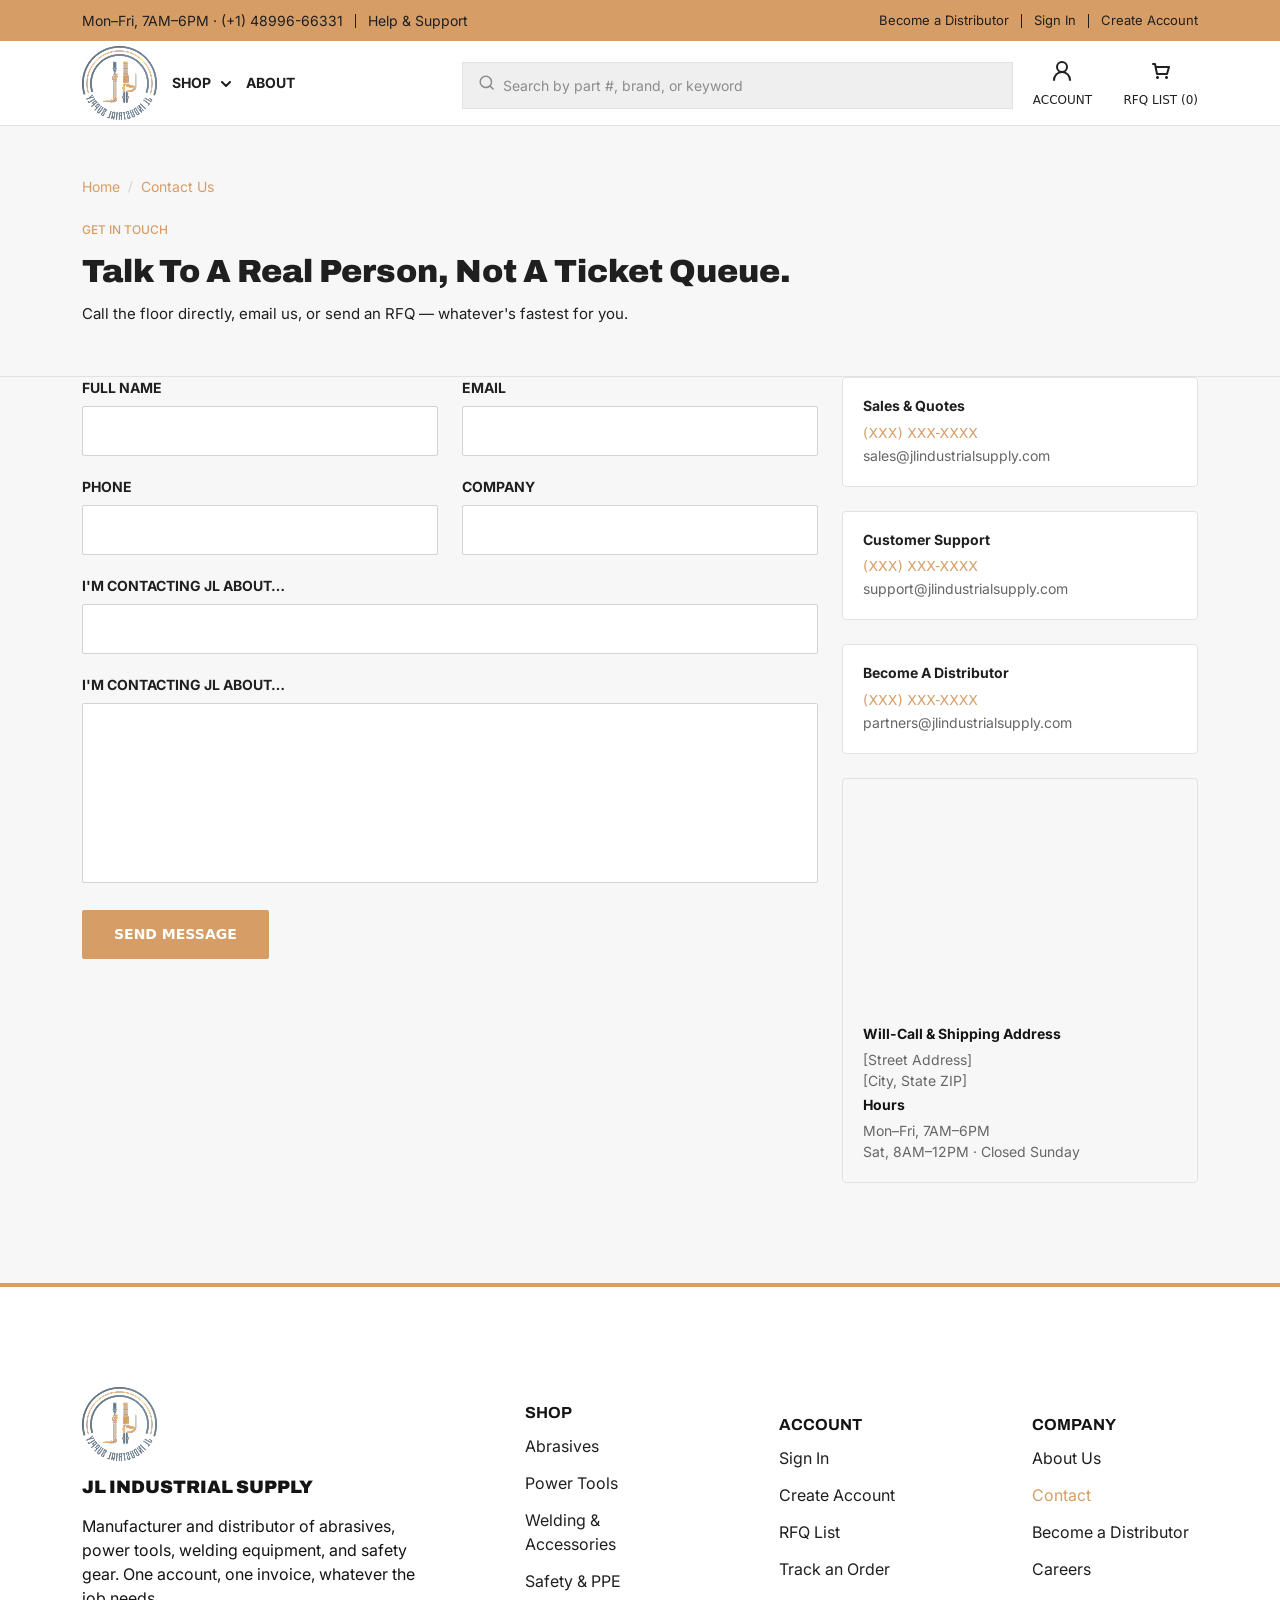
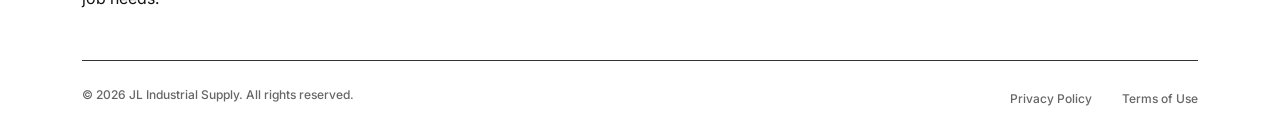
<file: contact-us.html>
<!DOCTYPE html>
<html lang="en">

<head>
    <meta charset="UTF-8">
    <meta name="viewport" content="width=device-width, initial-scale=1.0">
    <title>contact-us</title>
    <link rel="stylesheet" href="https://cdnjs.cloudflare.com/ajax/libs/font-awesome/6.7.2/css/all.min.css">
    <link href="https://cdn.jsdelivr.net/npm/bootstrap@5.3.8/dist/css/bootstrap.min.css" rel="stylesheet">
    <link rel="stylesheet" href="https://cdnjs.cloudflare.com/ajax/libs/OwlCarousel2/2.3.4/assets/owl.carousel.min.css">
    <link rel="stylesheet"
        href="https://cdnjs.cloudflare.com/ajax/libs/OwlCarousel2/2.3.4/assets/owl.theme.default.min.css">
    <link rel="stylesheet" href="style.css">
    <link rel="stylesheet" href="responsive.css">
</head>

<body>
    <!-------------------header_start----------------->
    <header>
        <div class="top-header">
            <div class="container">
                <div class="row">
                    <div class="col-xxl-4 col-xl-6 col-lg-6 col-md-12 col-sm-12">
                        <div class="helpBox">
                            <div>
                                <a href="(+1) 48996-66331">Mon–Fri, 7AM–6PM · (+1) 48996-66331</a>
                            </div>
                            <div class="line"></div>
                            <div>
                                <a href="Help & Support">Help & Support</a>
                            </div>
                        </div>
                    </div>
                    <div class="col-xxl-4 col-xl-6 col-lg-6 col-md-12 col-sm-12">
                        <div class="user-details">
                            <a href="javascript:void(0)">Become a Distributor</a>
                            <div class="line"></div>
                            <a href="sign-in.html">Sign In</a>
                            <div class="line"></div>
                            <a href="create-an-account.html">Create Account</a>
                        </div>

                    </div>
                </div>
            </div>
        </div>

        <div class="navication-header">
            <div class="container">
                <div class="row">
                    <div class="col-xxl-3 col-xl-3 col-lg-3">
                        <div class="logo-section">
                            <a href="index.html"><img src="Logo/JL-Industrial-logo.png" alt=""></a>
                            <nav>
                                <ul>
                                    <li><a href="product-list.html">SHOP<svg width="10" height="6" viewBox="0 0 10 6" fill="none"
                                                xmlns="http://www.w3.org/2000/svg">
                                                <path d="M1 0.999999L5 5L9 1" stroke="#1F1F1F" stroke-width="2"
                                                    stroke-linecap="round" stroke-linejoin="round" />
                                            </svg></a></li>
                                    <li><a href="about-us.html">ABOUT</a></li>
                                </ul>
                            </nav>
                        </div>
                    </div>
                    <div class="col-xxl-8 col-xl-8 col-lg-9">
                        <div class="user-section">
                            <div class="contact-details">
                                <form class="Search-ber">
                                    <svg width="18" height="18" viewBox="0 0 18 18" fill="none"
                                        xmlns="http://www.w3.org/2000/svg">
                                        <path fill-rule="evenodd" clip-rule="evenodd"
                                            d="M7.87501 1.5C6.85845 1.50009 5.85666 1.74327 4.9532 2.20927C4.04974 2.67527 3.27083 3.35056 2.68143 4.17882C2.09204 5.00707 1.70926 5.96426 1.56504 6.97053C1.42081 7.97681 1.51932 9.00298 1.85234 9.96344C2.18536 10.9239 2.74324 11.7908 3.47943 12.4918C4.21563 13.1928 5.10879 13.7076 6.08439 13.9932C7.06 14.2788 8.08976 14.327 9.08777 14.1337C10.0858 13.9404 11.0231 13.5112 11.8215 12.882L14.5605 15.621C14.702 15.7576 14.8914 15.8332 15.0881 15.8315C15.2847 15.8298 15.4728 15.7509 15.6119 15.6119C15.7509 15.4728 15.8298 15.2847 15.8315 15.0881C15.8332 14.8914 15.7576 14.702 15.621 14.5605L12.882 11.8215C13.623 10.8815 14.0844 9.7518 14.2133 8.56179C14.3423 7.37179 14.1336 6.16952 13.6112 5.09257C13.0887 4.01562 12.2737 3.10752 11.2592 2.47217C10.2448 1.83683 9.07198 1.49992 7.87501 1.5ZM3.00001 7.875C3.00001 6.58207 3.51362 5.34209 4.42786 4.42785C5.3421 3.51361 6.58208 3 7.87501 3C9.16794 3 10.4079 3.51361 11.3222 4.42785C12.2364 5.34209 12.75 6.58207 12.75 7.875C12.75 9.16793 12.2364 10.4079 11.3222 11.3221C10.4079 12.2364 9.16794 12.75 7.87501 12.75C6.58208 12.75 5.3421 12.2364 4.42786 11.3221C3.51362 10.4079 3.00001 9.16793 3.00001 7.875Z"
                                            fill="#8C8C8C" />
                                    </svg>
                                    <input type="text" placeholder="Search by part #, brand, or keyword">
                                </form>
                            </div>
                            <div class="user_details">
                                <div class="user_detail">
                                    <a href="create-an-account.html">
                                        <div>
                                            <svg width="24" height="24" viewBox="0 0 24 24" fill="none"
                                                xmlns="http://www.w3.org/2000/svg">
                                                <path
                                                    d="M12 13C14.7614 13 17 10.7614 17 8C17 5.23858 14.7614 3 12 3C9.23858 3 7 5.23858 7 8C7 10.7614 9.23858 13 12 13Z"
                                                    stroke="#1F1F1F" stroke-width="2" stroke-linecap="round"
                                                    stroke-linejoin="round" />
                                                <path
                                                    d="M20 21C20 18.8783 19.1571 16.8434 17.6569 15.3431C16.1566 13.8429 14.1217 13 12 13C9.87827 13 7.84344 13.8429 6.34315 15.3431C4.84285 16.8434 4 18.8783 4 21"
                                                    stroke="#1F1F1F" stroke-width="2" stroke-linecap="round"
                                                    stroke-linejoin="round" />
                                            </svg>

                                        </div>
                                        <div>
                                            <h6>ACCOUNT</h6>
                                        </div>
                                    </a>
                                    <a href="rfq-list.html">
                                        <div>
                                            <svg width="18" height="16" viewBox="0 0 18 16" fill="none"
                                                xmlns="http://www.w3.org/2000/svg">
                                                <path
                                                    d="M5.5 16C6.32843 16 7 15.3284 7 14.5C7 13.6716 6.32843 13 5.5 13C4.67157 13 4 13.6716 4 14.5C4 15.3284 4.67157 16 5.5 16Z"
                                                    fill="#1F1F1F" />
                                                <path
                                                    d="M14.5 16C15.3284 16 16 15.3284 16 14.5C16 13.6716 15.3284 13 14.5 13C13.6716 13 13 13.6716 13 14.5C13 15.3284 13.6716 16 14.5 16Z"
                                                    fill="#1F1F1F" />
                                                <path d="M1 1H3L3.6 4M3.6 4L5 11H15L17 4H3.6Z" stroke="#1F1F1F"
                                                    stroke-width="2" stroke-linecap="round" stroke-linejoin="round" />
                                            </svg>
                                        </div>
                                        <div>
                                            <h6>RFQ LIST (0)</h6>
                                        </div>
                                    </a>
                                </div>
                            </div>
                        </div>
                    </div>
                </div>
            </div>
        </div>
    </header>
    <!-------------------header_end----------------->

    <!----------------------contact_section_start-------------------->
    <section class="contact-section">
        <div class="container">
            <div class="Abrasives_text_box arcive">
                <div class="Abrasives-link">
                    <a class="active" href="index.html">Home</a>/
                    <a class="active" href="contact-us.html">Contact Us</a>
                </div>
                <div class="get-touch">
                    <span>GET IN TOUCH</span>
                </div>
                <div class="Abrasives_titel">
                    <h2>Talk To A Real Person, Not A Ticket Queue.</h2>
                    <p>Call the floor directly, email us, or send an RFQ — whatever's fastest for you.</p>
                </div>
            </div>
        </div>
        <div class="line-draw"></div>
        <div class="container">
            <div class="row slide-start">
                <div class="col-xxl-8 col-xl-8 col-lg-8 col-md-12 col-sm-12">
                    <form class="message-box" action="">
                        <div class="row contact-section_gap">
                            <div class="col-xxl-6 col-xl-6 col-lg-6 col-md-6 col-sm-6">
                                <div class="account_detailesBox">
                                    <label for="full-name">FULL NAME</label>
                                    <input id="full-name" type="text" name="text" placeholder="" required="">
                                </div>
                            </div>
                            <div class="col-xxl-6 col-xl-6 col-lg-6 col-md-6 col-sm-6">
                                <div class="account_detailesBox">
                                    <label for="email-name">EMAIL</label>
                                    <input id="email-name" type="text" name="text" placeholder="" required="">
                                </div>
                            </div>
                            <div class="col-xxl-6 col-xl-6 col-lg-6 col-md-6 col-sm-6">
                                <div class="account_detailesBox">
                                    <label for="phone-call">PHONE</label>
                                    <input id="phone-call" type="tel" name="text" placeholder="" required="">
                                </div>
                            </div>
                            <div class="col-xxl-6 col-xl-6 col-lg-6 col-md-6 col-sm-6">
                                <div class="account_detailesBox">
                                    <label for="company-name-text">COMPANY</label>
                                    <input id="company-name-text" type="tel" name="text" placeholder="" required="">
                                </div>
                            </div>
                            <div class="col-xxl-12 col-xl-12 col-lg-12 col-md-12 col-sm-12">
                                <div class="account_detailesBox">
                                    <label for="contacting">I'M CONTACTING JL ABOUT…</label>
                                    <input id="contacting" type="tel" name="text" placeholder="" required="">
                                </div>
                            </div>
                            <div class="col-xxl-12 col-xl-12 col-lg-12 col-md-12 col-sm-12">
                                <div class="account_detailesBox">
                                    <label for="message">I'M CONTACTING JL ABOUT…</label>
                                    <textarea name="" id="message" rows="7"> </textarea>
                                </div>
                            </div>
                            <div>
                                <button type="submit" class="send-message_btn">SEND MESSAGE</button>
                            </div>
                        </div>
                    </form>
                </div>
                <div class="col-xxl-4 col-xl-4 col-lg-4 col-md-12 col-sm-12">
                    <div class="row salesReport_box-gap">
                        <div class="col-xxl-12 col-xl-12 col-lg-12 col-md-12 col-sm-12">
                            <div class="salesReport_box">
                                <h5>Sales & Quotes</h5>
                                <span>(XXX) XXX-XXXX</span>
                                <p>sales@jlindustrialsupply.com</p>
                            </div>
                        </div>
                        <div class="col-xxl-12 col-xl-12 col-lg-12 col-md-12 col-sm-12">
                            <div class="salesReport_box">
                                <h5>Customer Support</h5>
                                <span>(XXX) XXX-XXXX</span>
                                <p>support@jlindustrialsupply.com</p>
                            </div>
                        </div>
                        <div class="col-xxl-12 col-xl-12 col-lg-12 col-md-12 col-sm-12">
                            <div class="salesReport_box">
                                <h5>Become A Distributor</h5>
                                <span>(XXX) XXX-XXXX</span>
                                <p>partners@jlindustrialsupply.com</p>
                            </div>
                        </div>
                        <div class="col-xxl-12 col-xl-12 col-lg-12 col-md-12 col-sm-12">
                            <div class="map-box">
                                <iframe
                                    src="https://www.google.com/maps/embed?pb=!1m18!1m12!1m3!1d3684.2688330522046!2d88.43315657587195!3d22.569046533099463!2m3!1f0!2f0!3f0!3m2!1i1024!2i768!4f13.1!3m3!1m2!1s0x87ce3a0eee7ac99f%3A0x5fec64b6d4f6234c!2sEHT%20Webaid!5e0!3m2!1sen!2sin!4v1785508911897!5m2!1sen!2sin"
                                    width="100%" height="220px" style="border:0;" allowfullscreen="" loading="lazy"
                                    referrerpolicy="strict-origin-when-cross-origin"></iframe>
                                <div class="map-location-text">
                                    <h6>Will-Call & Shipping Address</h6>
                                    <p>[Street Address]<br>[City, State ZIP]</p>
                                    <h6>Hours</h6>
                                    <p>Mon–Fri, 7AM–6PM <br> Sat, 8AM–12PM · Closed Sunday</p>
                                </div>
                            </div>
                        </div>
                    </div>
                </div>
            </div>
        </div>
    </section>

    <!---------------------------contact_section_end-------------------------->
    <!----------------------------footer_start----------------------->
    <footer>
        <div class="container">
            <div class="footer_border">
                <div class="row">
                    <div class="col-xxl-4 col-xl-4 col-lg-4 col-md-6 col-sm-12">
                        <div class="footerLogo_section">
                            <a class="footer_logo" href="javascript:void(0)"><img src="Logo/footer_logo.png" alt=""></a>
                            <h3>JL INDUSTRIAL SUPPLY</h3>
                            <p>Manufacturer and distributor of abrasives, power tools, welding equipment, and safety
                                gear. One account, one invoice, whatever the job needs.</p>
                        </div>
                    </div>

                    <div class="col-xxl-2 col-xl-2 col-lg-2 col-md-6 col-sm-12">
                        <div class="footerText_section">
                            <h3>SHOP</h3>
                            <ul>
                                <li><a href="product-detail.html">Abrasives</a></li>
                                <li><a href="javascript:void(0)">Power Tools</a></li>
                                <li><a href="javascript:void(0)">Welding & Accessories</a></li>
                                <li><a href="javascript:void(0)">Safety & PPE</a></li>
                            </ul>
                        </div>
                    </div>


                    <div class="col-xxl-2 col-xl-2 col-lg-2 col-md-6 col-sm-12">
                        <div class="footerText_section">
                            <h3>ACCOUNT</h3>
                            <ul>
                                <li><a href="sign-in.html">Sign In</a></li>
                                <li><a href="create-an-account.html">Create Account</a></li>
                                <li><a href="rfq-list.html">RFQ List</a></li>
                                <li><a href="javascript:void(0)">Track an Order</a></li>
                            </ul>
                        </div>
                    </div>


                    <div class="col-xxl-2 col-xl-2 col-lg-2 col-md-6 col-sm-12">
                        <div class="footerText_section">
                            <h3>COMPANY</h3>
                            <ul>
                                <li><a href="about-us.html">About Us</a></li>
                                <li><a class="active" href="contact-us.html">Contact</a></li>
                                <li><a href="javascript:void(0)">Become a Distributor</a></li>
                                <li><a href="javascript:void(0)">Careers</a></li>
                            </ul>
                        </div>
                    </div>
                </div>
            </div>

            <div class="footer-bottom">
                <p>© 2026 JL Industrial Supply. All rights reserved.</p>

                <div class="footer-links">
                    <a href="privacy-policy.html">Privacy Policy</a>
                    <a href="terms-of-use.html">Terms of Use</a>
                </div>
            </div>
        </div>
    </footer>
    <!----------------------------------footer_end----------------------->
    <!-------------------js_link_start----------------------->
    <script src="https://cdn.jsdelivr.net/npm/bootstrap@5.3.8/dist/js/bootstrap.bundle.min.js"></script>
    <script src="https://cdnjs.cloudflare.com/ajax/libs/jquery/3.7.1/jquery.min.js"></script>
    <script src="https://cdnjs.cloudflare.com/ajax/libs/OwlCarousel2/2.3.4/owl.carousel.min.js"></script>
    <script src="app.js"></script>
    <!--------------js_link_end------------------>
</body>

</html>
</file>
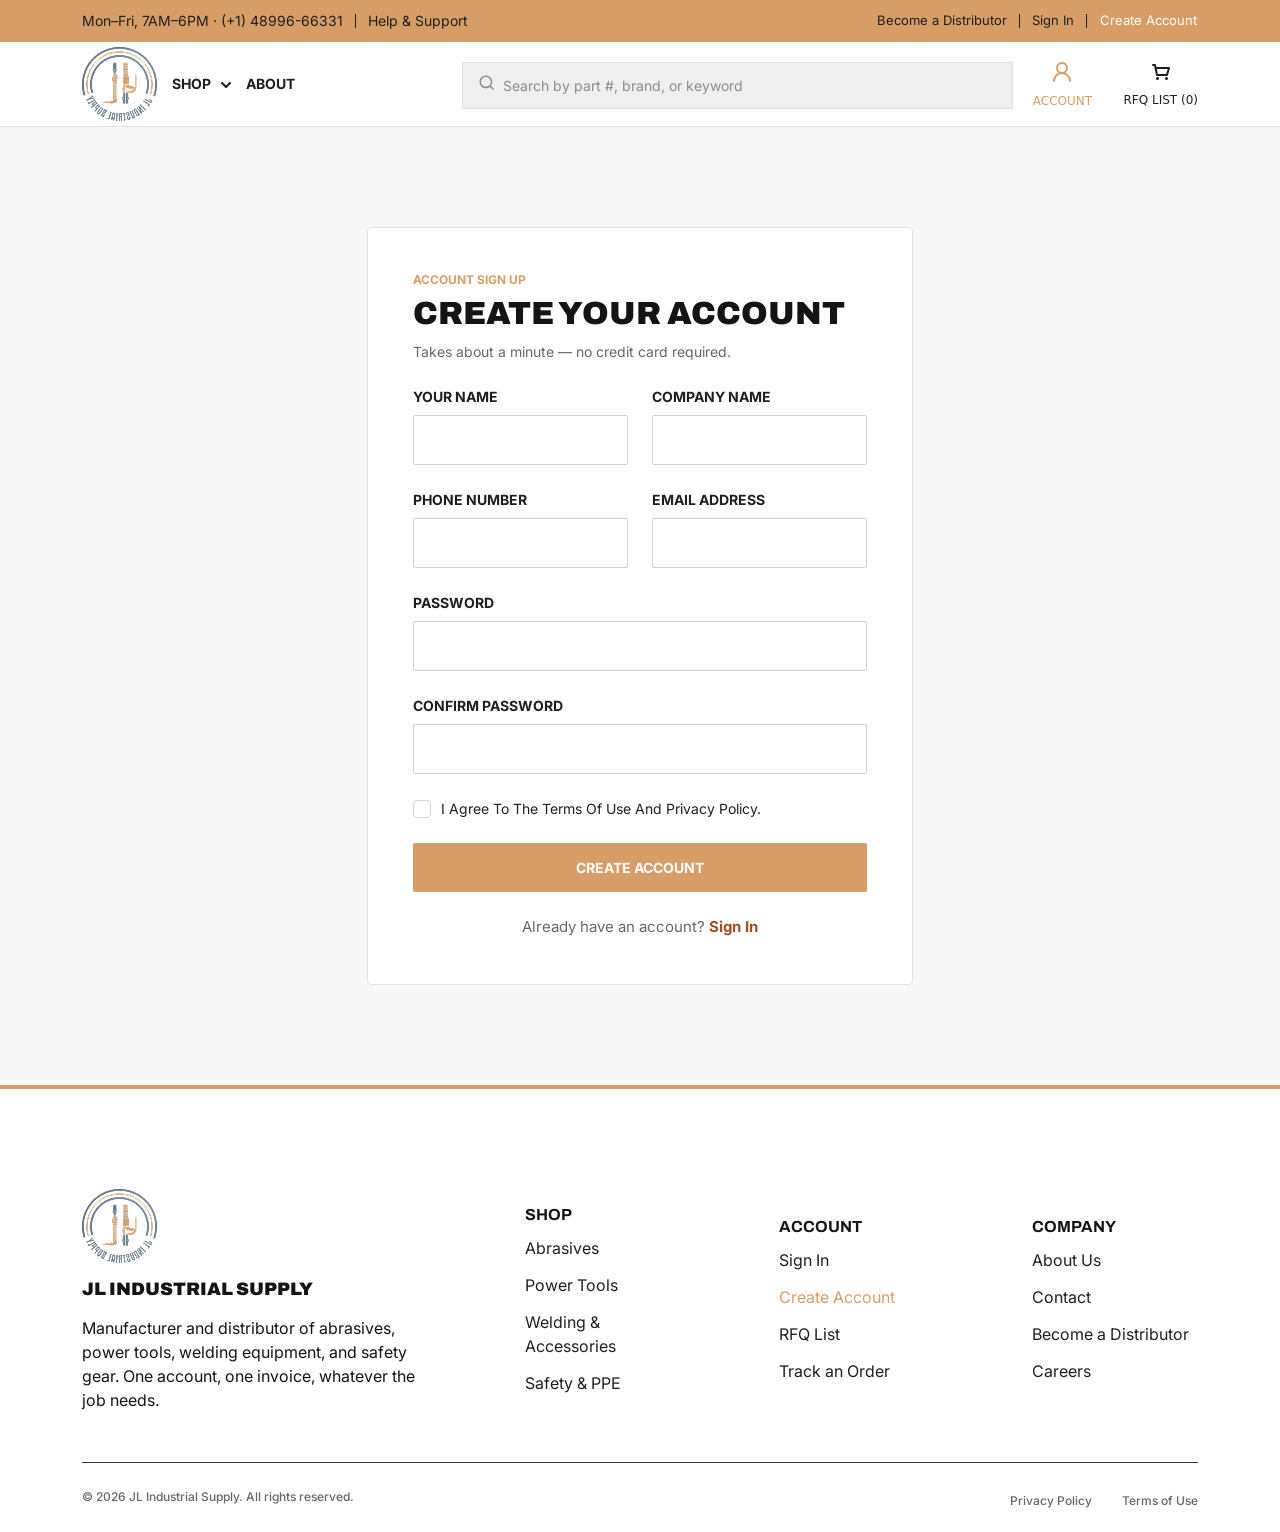
<file: create-an-account.html>
<!DOCTYPE html>
<html lang="en">

<head>
    <meta charset="UTF-8">
    <meta name="viewport" content="width=device-width, initial-scale=1.0">
    <title>create-an-account</title>
    <link rel="stylesheet" href="https://cdnjs.cloudflare.com/ajax/libs/font-awesome/6.7.2/css/all.min.css">
    <link href="https://cdn.jsdelivr.net/npm/bootstrap@5.3.8/dist/css/bootstrap.min.css" rel="stylesheet">
    <link rel="stylesheet" href="https://cdnjs.cloudflare.com/ajax/libs/OwlCarousel2/2.3.4/assets/owl.carousel.min.css">
    <link rel="stylesheet"
        href="https://cdnjs.cloudflare.com/ajax/libs/OwlCarousel2/2.3.4/assets/owl.theme.default.min.css">
    <link rel="stylesheet" href="style.css">
    <link rel="stylesheet" href="responsive.css">
</head>

<body>
    <!-------------------header_start----------------->
    <header>
        <div class="top-header">
            <div class="container">
                <div class="row">
                    <div class="col-xxl-4 col-xl-6 col-lg-6 col-md-12 col-sm-12">
                        <div class="helpBox">
                            <div>
                                <a href="(+1) 48996-66331">Mon–Fri, 7AM–6PM · (+1) 48996-66331</a>
                            </div>
                            <div class="line"></div>
                            <div>
                                <a href="Help & Support">Help & Support</a>
                            </div>
                        </div>
                    </div>
                    <div class="col-xxl-4 col-xl-6 col-lg-6 col-md-12 col-sm-12">
                        <div class="user-details">
                            <a href="javascript:void(0)">Become a Distributor</a>
                            <div class="line"></div>
                            <a href="sign-in.html">Sign In</a>
                            <div class="line"></div>
                            <a class="active2" href="create-an-account.html">Create Account</a>
                        </div>

                    </div>
                </div>
            </div>
        </div>

        <div class="navication-header">
            <div class="container">
                <div class="row">
                    <div class="col-xxl-3 col-xl-3 col-lg-3">
                        <div class="logo-section">
                            <a href="index.html"><img src="Logo/JL-Industrial-logo.png" alt=""></a>
                            <nav>
                                <ul>
                                    <li><a href="product-list.html">SHOP<svg width="10" height="6" viewBox="0 0 10 6" fill="none"
                                                xmlns="http://www.w3.org/2000/svg">
                                                <path d="M1 0.999999L5 5L9 1" stroke="#1F1F1F" stroke-width="2"
                                                    stroke-linecap="round" stroke-linejoin="round" />
                                            </svg></a></li>
                                    <li><a href="about-us.html">ABOUT</a></li>
                                </ul>
                            </nav>
                        </div>
                    </div>
                    <div class="col-xxl-8 col-xl-8 col-lg-9">
                        <div class="user-section">
                            <div class="contact-details">
                                <form class="Search-ber">
                                    <svg width="18" height="18" viewBox="0 0 18 18" fill="none"
                                        xmlns="http://www.w3.org/2000/svg">
                                        <path fill-rule="evenodd" clip-rule="evenodd"
                                            d="M7.87501 1.5C6.85845 1.50009 5.85666 1.74327 4.9532 2.20927C4.04974 2.67527 3.27083 3.35056 2.68143 4.17882C2.09204 5.00707 1.70926 5.96426 1.56504 6.97053C1.42081 7.97681 1.51932 9.00298 1.85234 9.96344C2.18536 10.9239 2.74324 11.7908 3.47943 12.4918C4.21563 13.1928 5.10879 13.7076 6.08439 13.9932C7.06 14.2788 8.08976 14.327 9.08777 14.1337C10.0858 13.9404 11.0231 13.5112 11.8215 12.882L14.5605 15.621C14.702 15.7576 14.8914 15.8332 15.0881 15.8315C15.2847 15.8298 15.4728 15.7509 15.6119 15.6119C15.7509 15.4728 15.8298 15.2847 15.8315 15.0881C15.8332 14.8914 15.7576 14.702 15.621 14.5605L12.882 11.8215C13.623 10.8815 14.0844 9.7518 14.2133 8.56179C14.3423 7.37179 14.1336 6.16952 13.6112 5.09257C13.0887 4.01562 12.2737 3.10752 11.2592 2.47217C10.2448 1.83683 9.07198 1.49992 7.87501 1.5ZM3.00001 7.875C3.00001 6.58207 3.51362 5.34209 4.42786 4.42785C5.3421 3.51361 6.58208 3 7.87501 3C9.16794 3 10.4079 3.51361 11.3222 4.42785C12.2364 5.34209 12.75 6.58207 12.75 7.875C12.75 9.16793 12.2364 10.4079 11.3222 11.3221C10.4079 12.2364 9.16794 12.75 7.87501 12.75C6.58208 12.75 5.3421 12.2364 4.42786 11.3221C3.51362 10.4079 3.00001 9.16793 3.00001 7.875Z"
                                            fill="#8C8C8C" />
                                    </svg>
                                    <input type="text" placeholder="Search by part #, brand, or keyword">
                                </form>
                            </div>
                            <div class="user_details">
                                <div class="user_detail">
                                    <a href="create-an-account.html">
                                        <div>
                                            <svg width="24" height="24" viewBox="0 0 24 24" fill="none"
                                                xmlns="http://www.w3.org/2000/svg">
                                                <path
                                                    d="M12 13C14.7614 13 17 10.7614 17 8C17 5.23858 14.7614 3 12 3C9.23858 3 7 5.23858 7 8C7 10.7614 9.23858 13 12 13Z"
                                                    stroke="#d69e66" stroke-width="2" stroke-linecap="round"
                                                    stroke-linejoin="round" />
                                                <path
                                                    d="M20 21C20 18.8783 19.1571 16.8434 17.6569 15.3431C16.1566 13.8429 14.1217 13 12 13C9.87827 13 7.84344 13.8429 6.34315 15.3431C4.84285 16.8434 4 18.8783 4 21"
                                                    stroke="#d69e66" stroke-width="2" stroke-linecap="round"
                                                    stroke-linejoin="round" />
                                            </svg>

                                        </div>
                                        <div>
                                            <h6 class="active">ACCOUNT</h6>
                                        </div>
                                    </a>
                                    <a href="rfq-list.html">
                                        <div>
                                            <svg width="18" height="16" viewBox="0 0 18 16" fill="none"
                                                xmlns="http://www.w3.org/2000/svg">
                                                <path
                                                    d="M5.5 16C6.32843 16 7 15.3284 7 14.5C7 13.6716 6.32843 13 5.5 13C4.67157 13 4 13.6716 4 14.5C4 15.3284 4.67157 16 5.5 16Z"
                                                    fill="#1F1F1F" />
                                                <path
                                                    d="M14.5 16C15.3284 16 16 15.3284 16 14.5C16 13.6716 15.3284 13 14.5 13C13.6716 13 13 13.6716 13 14.5C13 15.3284 13.6716 16 14.5 16Z"
                                                    fill="#1F1F1F" />
                                                <path d="M1 1H3L3.6 4M3.6 4L5 11H15L17 4H3.6Z" stroke="#1F1F1F"
                                                    stroke-width="2" stroke-linecap="round" stroke-linejoin="round" />
                                            </svg>
                                        </div>
                                        <div>
                                            <h6>RFQ LIST (0)</h6>
                                        </div>
                                    </a>
                                </div>
                            </div>
                        </div>
                    </div>
                </div>
            </div>
        </div>
    </header>
    <!-------------------header_end----------------->

    <!----------------------create-an-account_section_start-------------------->

    <section class="create-an-account">
        <div class="container">
            <div class="row sign-in_middel">
                <div class="col-xxl-6 col-xl-6 col-lg-8 col-md-12 col-sm-12">
                    <form class="create-your-account" action="">

                        <div class="create-an-account-textBox">
                            <h6>ACCOUNT SIGN UP</h6>
                            <h2>Create Your Account</h2>
                            <p>Takes about a minute — no credit card required.</p>

                            <div class="row create-gap">
                                <div class="col-xxl-6 col-xl-6 col-lg-6 col-md-12 col-sm-12">
                                    <div class="account_detailesBox">
                                        <label for="your-name">YOUR NAME</label>
                                        <input id="your-name" type="text" name="text" placeholder="" required>
                                    </div>
                                </div>
                                <div class="col-xxl-6 col-xl-6 col-lg-6 col-md-12 col-sm-12">
                                    <div class="account_detailesBox">
                                        <label for="company-name">COMPANY NAME</label>
                                        <input id="company-name" type="text" name="type" placeholder="" required>
                                    </div>
                                </div>
                                <div class="col-xxl-6 col-xl-6 col-lg-6 col-md-12 col-sm-12">
                                    <div class="account_detailesBox">
                                        <label for="phone-number">PHONE NUMBER</label>
                                        <input id="phone-number" type="tel" name="phone_number" required>
                                    </div>
                                </div>
                                <div class="col-xxl-6 col-xl-6 col-lg-6 col-md-12 col-sm-12">
                                    <div class="account_detailesBox">
                                        <label for="email">EMAIL ADDRESS</label>
                                        <input id="email" type="email" placeholder="">
                                    </div>
                                </div>
                                <div class="account_detailesBox">
                                    <label for="password-set">PASSWORD</label>
                                    <input type="password" placeholder="" id="password-set" required>
                                </div>
                                <div class="account_detailesBox">
                                    <label for="confirm-password">CONFIRM PASSWORD</label>
                                    <input type="password" placeholder="" id="confirm-password" required>
                                </div>
                                <div>
                                    <label class="check_box">
                                        <input type="checkbox" name="terms" class="checkBox" required>
                                        I agree to the Terms of Use and Privacy Policy.
                                    </label>
                                </div>
                                <div>
                                    <button type="submit" class="create_bt">CREATE ACCOUNT</button>
                                </div>
                            </div>
                            <div class="login-box">
                                <p class="login-text">
                                    Already have an account?
                                    <a class="already-sign" href="sign-in.html">Sign in</a>
                                </p>

                            </div>
                        </div>
                    </form>
                </div>
            </div>
        </div>
    </section>


    <!---------------------------create-an-account_section_end-------------------------->
    <!----------------------------footer_start----------------------->
    <footer>
        <div class="container">
            <div class="footer_border">
                <div class="row">
                    <div class="col-xxl-4 col-xl-4 col-lg-4 col-md-6 col-sm-12">
                        <div class="footerLogo_section">
                            <a class="footer_logo" href="javascript:void(0)"><img src="Logo/footer_logo.png" alt=""></a>
                            <h3>JL INDUSTRIAL SUPPLY</h3>
                            <p>Manufacturer and distributor of abrasives, power tools, welding equipment, and safety
                                gear. One account, one invoice, whatever the job needs.</p>
                        </div>
                    </div>

                    <div class="col-xxl-2 col-xl-2 col-lg-2 col-md-6 col-sm-12">
                        <div class="footerText_section">
                            <h3>SHOP</h3>
                            <ul>
                                <li><a href="product-detail.html">Abrasives</a></li>
                                <li><a href="javascript:void(0)">Power Tools</a></li>
                                <li><a href="javascript:void(0)">Welding & Accessories</a></li>
                                <li><a href="javascript:void(0)">Safety & PPE</a></li>
                            </ul>
                        </div>
                    </div>


                    <div class="col-xxl-2 col-xl-2 col-lg-2 col-md-6 col-sm-12">
                        <div class="footerText_section">
                            <h3>ACCOUNT</h3>
                            <ul>
                                <li><a href="sign-in.html">Sign In</a></li>
                                <li><a class="active" href="create-an-account.html">Create Account</a></li>
                                <li><a href="rfq-list.html">RFQ List</a></li>
                                <li><a href="javascript:void(0)">Track an Order</a></li>
                            </ul>
                        </div>
                    </div>


                    <div class="col-xxl-2 col-xl-2 col-lg-2 col-md-6 col-sm-12">
                        <div class="footerText_section">
                            <h3>COMPANY</h3>
                            <ul>
                                <li><a href="about-us.html">About Us</a></li>
                                <li><a href="contact-us.html">Contact</a></li>
                                <li><a href="javascript:void(0)">Become a Distributor</a></li>
                                <li><a href="javascript:void(0)">Careers</a></li>
                            </ul>
                        </div>
                    </div>
                </div>
            </div>

            <div class="footer-bottom">
                <p>© 2026 JL Industrial Supply. All rights reserved.</p>

                <div class="footer-links">
                    <a href="privacy-policy.html">Privacy Policy</a>
                    <a href="terms-of-use.html">Terms of Use</a>
                </div>
            </div>
        </div>
    </footer>
    <!----------------------------------footer_end----------------------->
    <!-------------------js_link_start----------------------->
    <script src="https://cdn.jsdelivr.net/npm/bootstrap@5.3.8/dist/js/bootstrap.bundle.min.js"></script>
    <script src="https://cdnjs.cloudflare.com/ajax/libs/jquery/3.7.1/jquery.min.js"></script>
    <script src="https://cdnjs.cloudflare.com/ajax/libs/OwlCarousel2/2.3.4/owl.carousel.min.js"></script>
    <script src="app.js"></script>
    <!--------------js_link_end------------------>

</body>

</html>
</file>
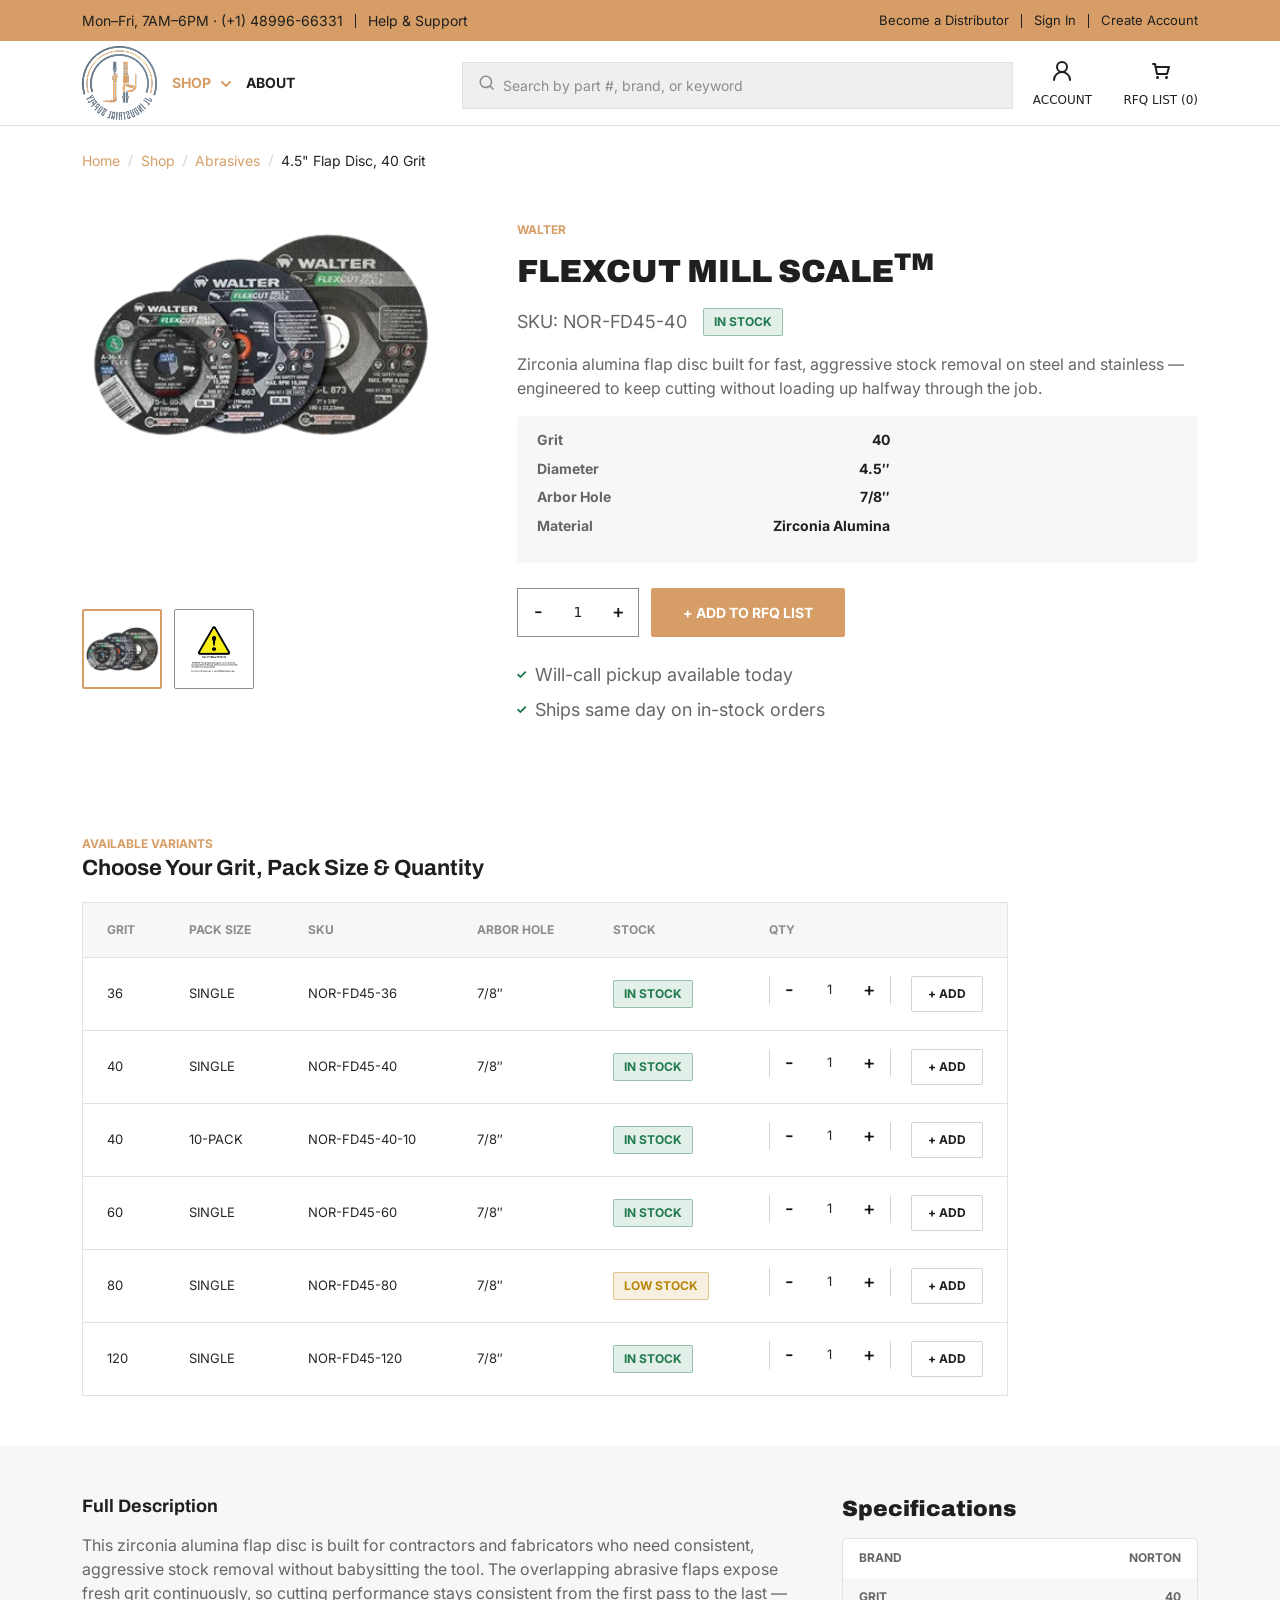
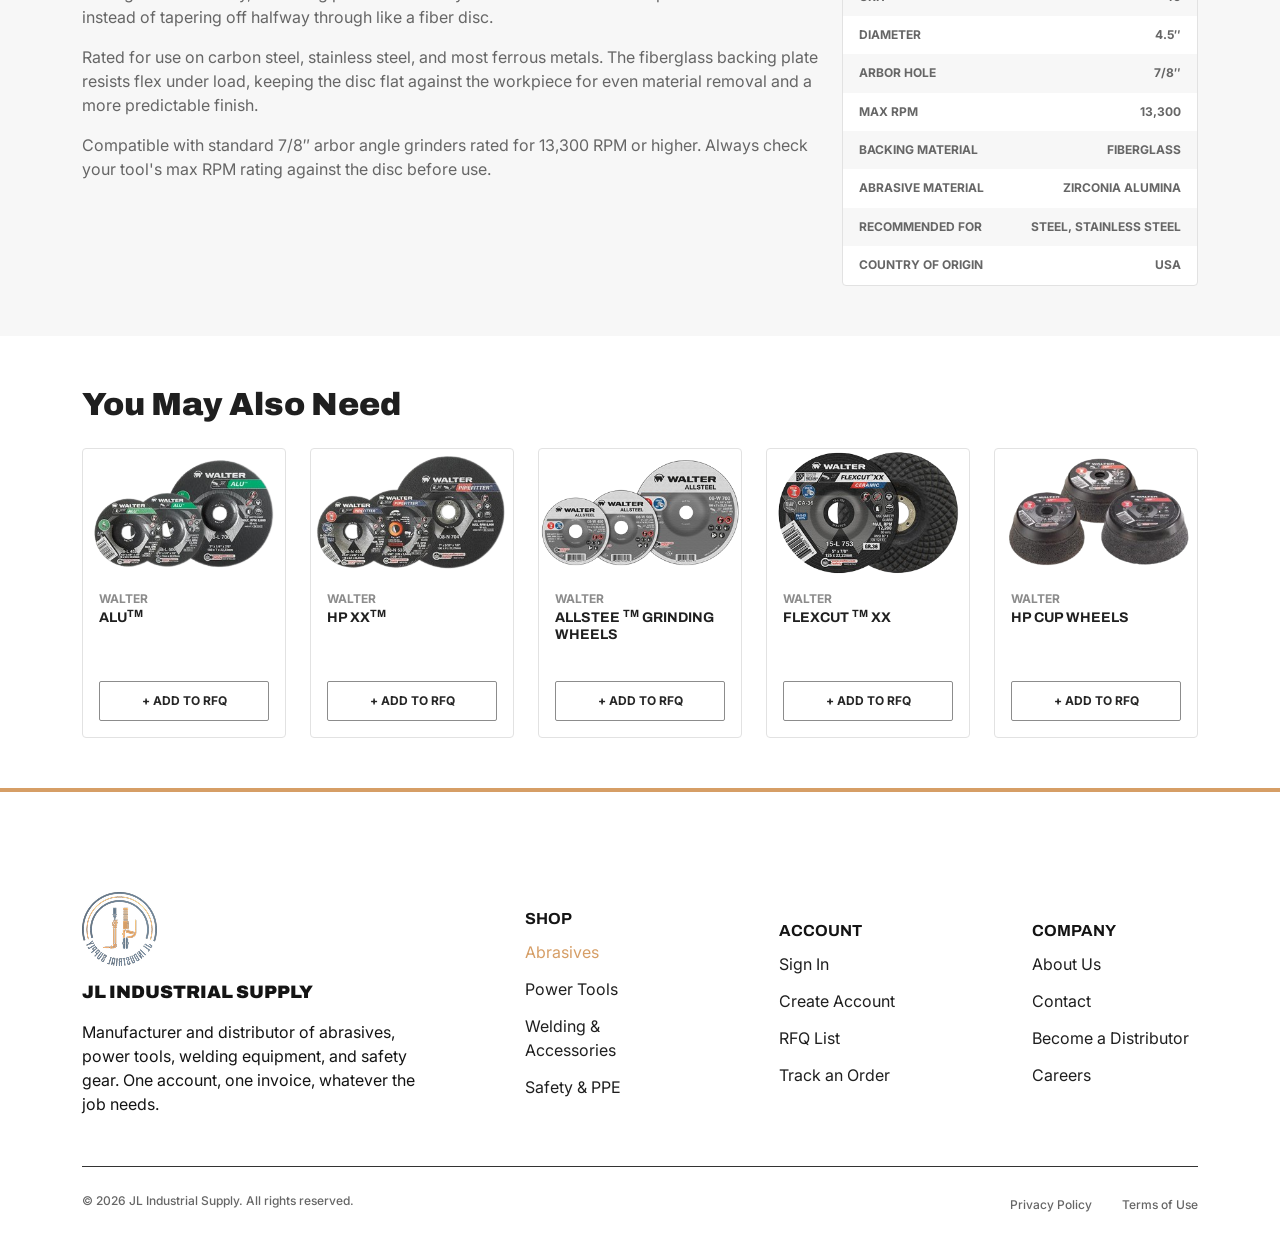
<file: product-detail.html>
<!DOCTYPE html>
<html lang="en">

<head>
    <meta charset="UTF-8">
    <meta name="viewport" content="width=device-width, initial-scale=1.0">
    <title>product-detail</title>
    <link rel="stylesheet" href="https://cdnjs.cloudflare.com/ajax/libs/font-awesome/6.7.2/css/all.min.css">
    <link href="https://cdn.jsdelivr.net/npm/bootstrap@5.3.8/dist/css/bootstrap.min.css" rel="stylesheet">
    <link rel="stylesheet" href="https://cdnjs.cloudflare.com/ajax/libs/OwlCarousel2/2.3.4/assets/owl.carousel.min.css">
    <link rel="stylesheet"
        href="https://cdnjs.cloudflare.com/ajax/libs/OwlCarousel2/2.3.4/assets/owl.theme.default.min.css">
    <link rel="stylesheet" href="style.css">
    <link rel="stylesheet" href="responsive.css">
</head>

<body>
    <!-------------------header_start----------------->
    <header>
        <div class="top-header">
            <div class="container">
                <div class="row">
                    <div class="col-xxl-4 col-xl-6 col-lg-6 col-md-12 col-sm-12">
                        <div class="helpBox">
                            <div>
                                <a href="(+1) 48996-66331">Mon–Fri, 7AM–6PM · (+1) 48996-66331</a>
                            </div>
                            <div class="line"></div>
                            <div>
                                <a href="Help & Support">Help & Support</a>
                            </div>
                        </div>
                    </div>
                    <div class="col-xxl-4 col-xl-6 col-lg-6 col-md-12 col-sm-12">
                        <div class="user-details">
                            <a href="javascript:void(0)">Become a Distributor</a>
                            <div class="line"></div>
                            <a href="sign-in.html">Sign In</a>
                            <div class="line"></div>
                            <a href="create-an-account.html">Create Account</a>
                        </div>

                    </div>
                </div>
            </div>
        </div>

        <div class="navication-header">
            <div class="container">
                <div class="row">
                    <div class="col-xxl-3 col-xl-3 col-lg-3">
                        <div class="logo-section">
                            <a href="index.html"><img src="Logo/JL-Industrial-logo.png" alt=""></a>
                            <nav>
                                <ul>
                                    <li><a class="active" href="">SHOP<svg width="10" height="6" viewBox="0 0 10 6"
                                                fill="none" xmlns="http://www.w3.org/2000/svg">
                                                <path d="M1 0.999999L5 5L9 1" stroke="#d69e66" stroke-width="2"
                                                    stroke-linecap="round" stroke-linejoin="round" />
                                            </svg></a></li>
                                    <li><a href="about-us.html">ABOUT</a></li>
                                </ul>
                            </nav>
                        </div>
                    </div>
                    <div class="col-xxl-8 col-xl-8 col-lg-9">
                        <div class="user-section">
                            <div class="contact-details">
                                <form class="Search-ber">
                                    <svg width="18" height="18" viewBox="0 0 18 18" fill="none"
                                        xmlns="http://www.w3.org/2000/svg">
                                        <path fill-rule="evenodd" clip-rule="evenodd"
                                            d="M7.87501 1.5C6.85845 1.50009 5.85666 1.74327 4.9532 2.20927C4.04974 2.67527 3.27083 3.35056 2.68143 4.17882C2.09204 5.00707 1.70926 5.96426 1.56504 6.97053C1.42081 7.97681 1.51932 9.00298 1.85234 9.96344C2.18536 10.9239 2.74324 11.7908 3.47943 12.4918C4.21563 13.1928 5.10879 13.7076 6.08439 13.9932C7.06 14.2788 8.08976 14.327 9.08777 14.1337C10.0858 13.9404 11.0231 13.5112 11.8215 12.882L14.5605 15.621C14.702 15.7576 14.8914 15.8332 15.0881 15.8315C15.2847 15.8298 15.4728 15.7509 15.6119 15.6119C15.7509 15.4728 15.8298 15.2847 15.8315 15.0881C15.8332 14.8914 15.7576 14.702 15.621 14.5605L12.882 11.8215C13.623 10.8815 14.0844 9.7518 14.2133 8.56179C14.3423 7.37179 14.1336 6.16952 13.6112 5.09257C13.0887 4.01562 12.2737 3.10752 11.2592 2.47217C10.2448 1.83683 9.07198 1.49992 7.87501 1.5ZM3.00001 7.875C3.00001 6.58207 3.51362 5.34209 4.42786 4.42785C5.3421 3.51361 6.58208 3 7.87501 3C9.16794 3 10.4079 3.51361 11.3222 4.42785C12.2364 5.34209 12.75 6.58207 12.75 7.875C12.75 9.16793 12.2364 10.4079 11.3222 11.3221C10.4079 12.2364 9.16794 12.75 7.87501 12.75C6.58208 12.75 5.3421 12.2364 4.42786 11.3221C3.51362 10.4079 3.00001 9.16793 3.00001 7.875Z"
                                            fill="#8C8C8C" />
                                    </svg>
                                    <input type="text" placeholder="Search by part #, brand, or keyword">
                                </form>
                            </div>
                            <div class="user_details">
                                <div class="user_detail">
                                    <a href="create-an-account.html">
                                        <div>
                                            <svg width="24" height="24" viewBox="0 0 24 24" fill="none"
                                                xmlns="http://www.w3.org/2000/svg">
                                                <path
                                                    d="M12 13C14.7614 13 17 10.7614 17 8C17 5.23858 14.7614 3 12 3C9.23858 3 7 5.23858 7 8C7 10.7614 9.23858 13 12 13Z"
                                                    stroke="#1F1F1F" stroke-width="2" stroke-linecap="round"
                                                    stroke-linejoin="round" />
                                                <path
                                                    d="M20 21C20 18.8783 19.1571 16.8434 17.6569 15.3431C16.1566 13.8429 14.1217 13 12 13C9.87827 13 7.84344 13.8429 6.34315 15.3431C4.84285 16.8434 4 18.8783 4 21"
                                                    stroke="#1F1F1F" stroke-width="2" stroke-linecap="round"
                                                    stroke-linejoin="round" />
                                            </svg>

                                        </div>
                                        <div>
                                            <h6>ACCOUNT</h6>
                                        </div>
                                    </a>
                                    <a href="rfq-list.html">
                                        <div>
                                            <svg width="18" height="16" viewBox="0 0 18 16" fill="none"
                                                xmlns="http://www.w3.org/2000/svg">
                                                <path
                                                    d="M5.5 16C6.32843 16 7 15.3284 7 14.5C7 13.6716 6.32843 13 5.5 13C4.67157 13 4 13.6716 4 14.5C4 15.3284 4.67157 16 5.5 16Z"
                                                    fill="#1F1F1F" />
                                                <path
                                                    d="M14.5 16C15.3284 16 16 15.3284 16 14.5C16 13.6716 15.3284 13 14.5 13C13.6716 13 13 13.6716 13 14.5C13 15.3284 13.6716 16 14.5 16Z"
                                                    fill="#1F1F1F" />
                                                <path d="M1 1H3L3.6 4M3.6 4L5 11H15L17 4H3.6Z" stroke="#1F1F1F"
                                                    stroke-width="2" stroke-linecap="round" stroke-linejoin="round" />
                                            </svg>
                                        </div>
                                        <div>
                                            <h6>RFQ LIST (0)</h6>
                                        </div>
                                    </a>
                                </div>
                            </div>
                        </div>
                    </div>
                </div>
            </div>
        </div>
    </header>
    <!-------------------header_end----------------->
    <!----------------- chose_product_start ---------------->

    <div class="container">
        <div class="link-panel">
            <div class="Abrasives-link">
                <a href="index.html">Home</a>/
                <a href="product-list.html">Shop</a>/
                <a class="active" href="javascript:void(0)">Abrasives</a>/
                <a href="javascript:void(0)">4.5" Flap Disc, 40 Grit</a>
            </div>
        </div>
        <div class="product-show">
            <div class="row slide-start">
                <div class="col-xxl-4 col-xl-4 col-lg-4 col-md-12 col-sm-12">
                    <div class="product-showBox">
                        <div class="show-productImg">
                            <img src="image/flexcut.png" alt="" class="img-fluid">
                        </div>

                        <div class="product-thumbel">
                            <a href="" class="thumbel-one active1">
                                <img src="image/flexcut.png" alt="" class="img-fluid">
                            </a>

                            <a href="" class="thumbel-two">
                                <img src="image/warning.png" alt="" class="img-fluid">
                            </a>
                        </div>
                    </div>
                </div>

                <div class="col-xxl-8 col-xl-8 col-lg-8 col-md-12 col-sm-12">

                    <div class="product-detail-box">
                        <h6>WALTER</h6>
                        <h2>FLEXCUT MILL SCALE<sup>tm</sup></h2>
                        <div class="instockBox">
                            <div>
                                <p>SKU: NOR-FD45-40</p>
                                <button>IN STOCK</button>
                            </div>
                            <p>Zirconia alumina flap disc built for fast, aggressive stock removal on steel and
                                stainless — engineered to keep cutting without loading up halfway through the job.</p>
                        </div>
                        <div class="grite_box">
                            <div>
                                <div class="name_grite">
                                    <h5>Grit</h5>
                                    <h5>Diameter</h5>
                                    <h5>Arbor Hole</h5>
                                    <h5>Material</h5>
                                </div>
                                <div class="number_grite">
                                    <h5>40</h5>
                                    <h5>4.5″</h5>
                                    <h5>7/8″</h5>
                                    <h5>Zirconia Alumina</h5>
                                </div>
                            </div>
                        </div>

                        <div class="contetybox">
                            <div class="incre_decre_btn">
                                <button class="decrement">-</button>
                                <span>1</span>
                                <button class="increment">+</button>
                            </div>
                            <div class="add-list_btn">
                                <a href="rfq-list.html">+ ADD TO RFQ LIST</a>
                            </div>
                        </div>
                        <div class="list-item-text">
                            <div>
                                <div>
                                    <svg width="10" height="8" viewBox="0 0 10 8" fill="none"
                                        xmlns="http://www.w3.org/2000/svg">
                                        <path
                                            d="M-0.000133097 3.92861L1.30171 2.62215L3.43914 4.72265L8.18026 -1.10269e-05L9.49134 1.30645L3.43914 7.32634L-0.000133097 3.92861Z"
                                            fill="#1F7A4D" />
                                    </svg>
                                </div>
                                <div>
                                    <p>Will-call pickup available today</p>
                                </div>
                            </div>
                            <div>
                                <div>
                                    <svg width="10" height="8" viewBox="0 0 10 8" fill="none"
                                        xmlns="http://www.w3.org/2000/svg">
                                        <path
                                            d="M-0.000133097 3.92861L1.30171 2.62215L3.43914 4.72265L8.18026 -1.10269e-05L9.49134 1.30645L3.43914 7.32634L-0.000133097 3.92861Z"
                                            fill="#1F7A4D"></path>
                                    </svg>
                                </div>
                                <div>
                                    <p>Ships same day on in-stock orders</p>
                                </div>
                            </div>
                        </div>


                    </div>
                </div>

            </div>
        </div>
    </div>
    <!---------------- chose_product_end ---------------->

    <!-------------------tabel_format_start------------------->


    <div class="tabel">
        <div class="container">
            <div class="tabel_text">
                <h6>AVAILABLE VARIANTS</h6>
                <h3>Choose Your Grit, Pack Size & Quantity</h3>
            </div>
            <div class="row">
                <div class="col-xxl-8 col-xl-10 col-lg-12 col-md-12- col-sm-12">
                    <div class="tabel-formate">
                        <table>
                            <tbody>
                                <tr>
                                    <th>GRIT</th>
                                    <th>PACK SIZE</th>
                                    <th>SKU</th>
                                    <th>ARBOR HOLE</th>
                                    <th>STOCK</th>
                                    <th>QTY</th>
                                </tr>
                                <tr>
                                    <td>36</td>
                                    <td>Single</td>
                                    <td>NOR-FD45-36</td>
                                    <td>7/8″</td>
                                    <td><button class="in_stock">IN STOCK</button></td>
                                    <td>
                                        <div class="tabel_increment">
                                            <div>
                                                <div class="tabel_count">
                                                    <button class="decrement">-</button>
                                                    <span class="count">1</span>
                                                    <button class="increment">+</button>
                                                </div>
                                            </div>
                                            <div class="plus_addBtn">
                                                <button>+ ADD</button>
                                            </div>
                                        </div>
                                    </td>
                                </tr>
                                <tr>
                                    <td>40</td>
                                    <td>Single</td>
                                    <td>NOR-FD45-40</td>
                                    <td>7/8″</td>
                                    <td><button class="in_stock">IN STOCK</button></td>
                                    <td>
                                        <div class="tabel_increment">
                                            <div>
                                                <div class="tabel_count">
                                                    <button class="decrement">-</button>
                                                    <span class="count">1</span>
                                                    <button class="increment">+</button>
                                                </div>
                                            </div>
                                            <div class="plus_addBtn">
                                                <button>+ ADD</button>
                                            </div>
                                        </div>
                                    </td>
                                </tr>
                                <tr>
                                    <td>40</td>
                                    <td>10-Pack</td>
                                    <td>NOR-FD45-40-10</td>
                                    <td>7/8″</td>
                                    <td><button class="in_stock">IN STOCK</button></td>
                                    <td>
                                        <div class="tabel_increment">
                                            <div>
                                                <div class="tabel_count">
                                                    <button class="decrement">-</button>
                                                    <span class="count">1</span>
                                                    <button class="increment">+</button>
                                                </div>
                                            </div>
                                            <div class="plus_addBtn">
                                                <button>+ ADD</button>
                                            </div>
                                        </div>
                                    </td>
                                </tr>
                                <tr>
                                    <td>60</td>
                                    <td>Single</td>
                                    <td>NOR-FD45-60</td>
                                    <td>7/8″</td>
                                    <td><button class="in_stock">IN STOCK</button></td>
                                    <td>
                                        <div class="tabel_increment">
                                            <div>
                                                <div class="tabel_count">
                                                    <button class="decrement">-</button>
                                                    <span class="count">1</span>
                                                    <button class="increment">+</button>
                                                </div>
                                            </div>
                                            <div class="plus_addBtn">
                                                <button>+ ADD</button>
                                            </div>
                                        </div>
                                    </td>
                                </tr>
                                <tr>
                                    <td>80</td>
                                    <td>Single</td>
                                    <td>NOR-FD45-80</td>
                                    <td>7/8″</td>
                                    <td><button class="low_stock">LOW STOCK</button></td>
                                    <td>
                                        <div class="tabel_increment">
                                            <div>
                                                <div class="tabel_count">
                                                    <button class="decrement">-</button>
                                                    <span class="count">1</span>
                                                    <button class="increment">+</button>
                                                </div>
                                            </div>
                                            <div class="plus_addBtn">
                                                <button>+ ADD</button>
                                            </div>
                                        </div>
                                    </td>
                                </tr>
                                <tr>
                                    <td>120</td>
                                    <td>Single</td>
                                    <td>NOR-FD45-120</td>
                                    <td>7/8″</td>
                                    <td><button class="in_stock">IN STOCK</button></td>
                                    <td>
                                        <div class="tabel_increment">
                                            <div>
                                                <div class="tabel_count">
                                                    <button class="decrement">-</button>
                                                    <span class="count">1</span>
                                                    <button class="increment">+</button>
                                                </div>
                                            </div>
                                            <div class="plus_addBtn">
                                                <button>+ ADD</button>
                                            </div>
                                        </div>
                                    </td>
                                </tr>
                            </tbody>
                        </table>
                    </div>
                </div>
                <div class="col-xxl-4 col-xl-4 col-lg-4 col-md-12- col-sm-12"></div>
            </div>
        </div>

    </div>


    <!--------------tabel_format_end------------------------>
    <!-------------------description_box_start------------------>
    <section class="description-box">
        <div class="container">
            <div class="row slide-start">
                <div class="col-xxl-8 col-xl-8 col-lg-8 col-md-12 col-sm-12">
                    <div class="description-content">
                        <h3>Full Description</h3>
                        <p>This zirconia alumina flap disc is built for contractors and fabricators who need consistent,
                            aggressive stock removal without babysitting the tool. The overlapping abrasive flaps expose
                            fresh grit continuously, so cutting performance stays consistent from the first pass to the
                            last — instead of tapering off halfway through like a fiber disc.</p>
                        <p>Rated for use on carbon steel, stainless steel, and most ferrous metals. The fiberglass
                            backing plate resists flex under load, keeping the disc flat against the workpiece for even
                            material removal and a more predictable finish.</p>
                        <p>Compatible with standard 7/8″ arbor angle grinders rated for 13,300 RPM or higher. Always
                            check your tool's max RPM rating against the disc before use.</p>
                    </div>
                </div>
                <div class="col-xxl-4 col-xl-4 col-lg-4 col-md-12 col-sm-12">
                    <div class="SpecificationsBox">
                        <h2>Specifications</h2>
                    </div>
                    <div class="SpecificationsBrand_box">
                        <div>
                            <div class="brand">
                                <h5>BRAND</h5>
                            </div>
                            <div class="norton">
                                <h5>Norton</h5>
                            </div>
                        </div>
                        <div>
                            <div class="brand">
                                <h5>GRIT</h5>
                            </div>
                            <div class="norton">
                                <h5>40</h5>
                            </div>
                        </div>
                        <div>
                            <div class="brand">
                                <h5>DIAMETER</h5>
                            </div>
                            <div class="norton">
                                <h5>4.5″</h5>
                            </div>
                        </div>
                        <div>
                            <div class="brand">
                                <h5>ARBOR HOLE</h5>
                            </div>
                            <div class="norton">
                                <h5>7/8″</h5>
                            </div>
                        </div>
                        <div>
                            <div class="brand">
                                <h5>MAX RPM</h5>
                            </div>
                            <div class="norton">
                                <h5>13,300</h5>
                            </div>
                        </div>
                        <div>
                            <div class="brand">
                                <h5>BACKING MATERIAL</h5>
                            </div>
                            <div class="norton">
                                <h5>Fiberglass</h5>
                            </div>
                        </div>
                        <div>
                            <div class="brand">
                                <h5>ABRASIVE MATERIAL</h5>
                            </div>
                            <div class="norton">
                                <h5>Zirconia Alumina</h5>
                            </div>
                        </div>
                        <div>
                            <div class="brand">
                                <h5>RECOMMENDED FOR</h5>
                            </div>
                            <div class="norton">
                                <h5>Steel, Stainless Steel</h5>
                            </div>
                        </div>
                        <div>
                            <div class="brand">
                                <h5>COUNTRY OF ORIGIN</h5>
                            </div>
                            <div class="norton">
                                <h5>USA</h5>
                            </div>
                        </div>
                    </div>
                </div>
            </div>
        </div>



    </section>
    <!---------description_box_end-------------->
    <!-------------------may_also_need_product_start------------------>
    <section class="needBox">
        <div class="container">
            <div class="Need_section">
                <h2>You May Also Need</h2>
                <div class="row">
                    <div class="col-xxl-2 col-xl-2 col-lg-2 col-md-6 col-sm-6">
                        <div class="waterParent-box">
                            <div class="image-content-box">
                                <img src="image/alu.png" alt="" class="img-fluid">
                            </div>
                            <div class="image-textbox">
                                <h3>WALTER</h3>
                                <h2>alu<sup>tm</sup></h2>
                                <a href="product-detail.html">+ ADD TO RFQ</a>
                            </div>
                        </div>
                    </div>
                    <div class="col-xxl-2 col-xl-2 col-lg-2 col-md-6 col-sm-6">
                        <div class="waterParent-box">
                            <div class="image-content-box">
                                <img src="image/hp.png" alt="" class="img-fluid">
                            </div>
                            <div class="image-textbox">
                                <h3>WALTER</h3>
                                <h2>hp xx<sup>tm</sup></h2>
                                <a href="product-detail.html">+ ADD TO RFQ</a>
                            </div>
                        </div>
                    </div>
                    <div class="col-xxl-2 col-xl-2 col-lg-2 col-md-6 col-sm-6">
                        <div class="waterParent-box">
                            <div class="image-content-box">
                                <img src="image/allsteel.png" alt="" class="img-fluid">
                            </div>
                            <div class="image-textbox">
                                <h3>WALTER</h3>
                                <h2>ALLSTEE <sup>tm</sup> GRINDING WHEELS</h2>
                                <a href="product-detail.html">+ ADD TO RFQ</a>
                            </div>
                        </div>
                    </div>
                    <div class="col-xxl-2 col-xl-2 col-lg-2 col-md-6 col-sm-6">
                        <div class="waterParent-box">
                            <div class="image-content-box">
                                <img src="image/fluexcut.png" alt="" class="img-fluid">
                            </div>
                            <div class="image-textbox">
                                <h3>WALTER</h3>
                                <h2>FLEXCUT <sup>tm</sup> xx</h2>
                                <a href="product-detail.html">+ ADD TO RFQ</a>
                            </div>
                        </div>
                    </div>
                    <div class="col-xxl-2 col-xl-2 col-lg-2 col-md-6 col-sm-6">
                        <div class="waterParent-box">
                            <div class="image-content-box">
                                <img src="image/hp-cut.png" alt="" class="img-fluid">
                            </div>
                            <div class="image-textbox">
                                <h3>WALTER</h3>
                                <h2>HP CUP WHEELS</sup></h2>
                                <a href="product-detail.html">+ ADD TO RFQ</a>
                            </div>
                        </div>
                    </div>
                </div>
            </div>
        </div>
    </section>
    <!-------------------may_also_need_product_end------------------->
    <!----------------------------footer_start----------------------->
    <footer>
        <div class="container">
            <div class="footer_border">
                <div class="row">
                    <div class="col-xxl-4 col-xl-4 col-lg-4 col-md-6 col-sm-12">
                        <div class="footerLogo_section">
                            <a class="footer_logo" href="javascript:void(0)"><img src="Logo/footer_logo.png" alt=""></a>
                            <h3>JL INDUSTRIAL SUPPLY</h3>
                            <p>Manufacturer and distributor of abrasives, power tools, welding equipment, and safety
                                gear. One account, one invoice, whatever the job needs.</p>
                        </div>
                    </div>

                    <div class="col-xxl-2 col-xl-2 col-lg-2 col-md-6 col-sm-12">
                        <div class="footerText_section">
                            <h3>SHOP</h3>
                            <ul>
                                <li><a class="active" href="product-detail.html">Abrasives</a></li>
                                <li><a href="javascript:void(0)">Power Tools</a></li>
                                <li><a href="javascript:void(0)">Welding & Accessories</a></li>
                                <li><a href="javascript:void(0)">Safety & PPE</a></li>
                            </ul>
                        </div>
                    </div>


                    <div class="col-xxl-2 col-xl-2 col-lg-2 col-md-6 col-sm-12">
                        <div class="footerText_section">
                            <h3>ACCOUNT</h3>
                            <ul>
                                <li><a href="sign-in.html">Sign In</a></li>
                                <li><a href="create-an-account.html">Create Account</a></li>
                                <li><a href="rfq-list.html">RFQ List</a></li>
                                <li><a href="javascript:void(0)">Track an Order</a></li>
                            </ul>
                        </div>
                    </div>


                    <div class="col-xxl-2 col-xl-2 col-lg-2 col-md-6 col-sm-12">
                        <div class="footerText_section">
                            <h3>COMPANY</h3>
                            <ul>
                                <li><a href="about-us.html">About Us</a></li>
                                <li><a href="contact-us.html">Contact</a></li>
                                <li><a href="javascript:void(0)">Become a Distributor</a></li>
                                <li><a href="javascript:void(0)">Careers</a></li>
                            </ul>
                        </div>
                    </div>
                </div>
            </div>

            <div class="footer-bottom">
                <p>© 2026 JL Industrial Supply. All rights reserved.</p>

                <div class="footer-links">
                    <a href="privacy-policy.html">Privacy Policy</a>
                    <a href="terms-of-use.html">Terms of Use</a>
                </div>
            </div>
        </div>
    </footer>
    <!----------------------------------footer_end----------------------->
    <!-------------------js_link_start----------------------->
    <script src="https://cdn.jsdelivr.net/npm/bootstrap@5.3.8/dist/js/bootstrap.bundle.min.js"></script>
    <script src="https://cdnjs.cloudflare.com/ajax/libs/jquery/3.7.1/jquery.min.js"></script>
    <script src="https://cdnjs.cloudflare.com/ajax/libs/OwlCarousel2/2.3.4/owl.carousel.min.js"></script>
    <script src="app.js"></script>
    <!--------------js_link_end------------------>
    <script>
        document.querySelectorAll(".tabel_count").forEach(function (box) {

            let minusBtn = box.querySelector(".decrement");
            let plusBtn = box.querySelector(".increment");
            let countText = box.querySelector(".count");

            plusBtn.addEventListener("click", function () {
                let currentValue = Number(countText.innerText);
                currentValue++;
                countText.innerText = currentValue;
            });

            minusBtn.addEventListener("click", function () {
                let currentValue = Number(countText.innerText);

                if (currentValue > 1) {
                    currentValue--;
                    countText.innerText = currentValue;
                }
            });

        });
    </script>
    <script>
        document.querySelectorAll(".product-showBox").forEach(function(product){

    let mainImage = product.querySelector(".show-productImg img");
    let thumbnails = product.querySelectorAll(".product-thumbel a");


    thumbnails.forEach(function(thumb){

        thumb.addEventListener("click", function(e){

            e.preventDefault();

            let img = thumb.querySelector("img");

            mainImage.src = img.src;


            thumbnails.forEach(function(item){
                item.classList.remove("active1");
            });

            thumb.classList.add("active1");

        });

    });

});
    </script>
</body>

</html>
</file>
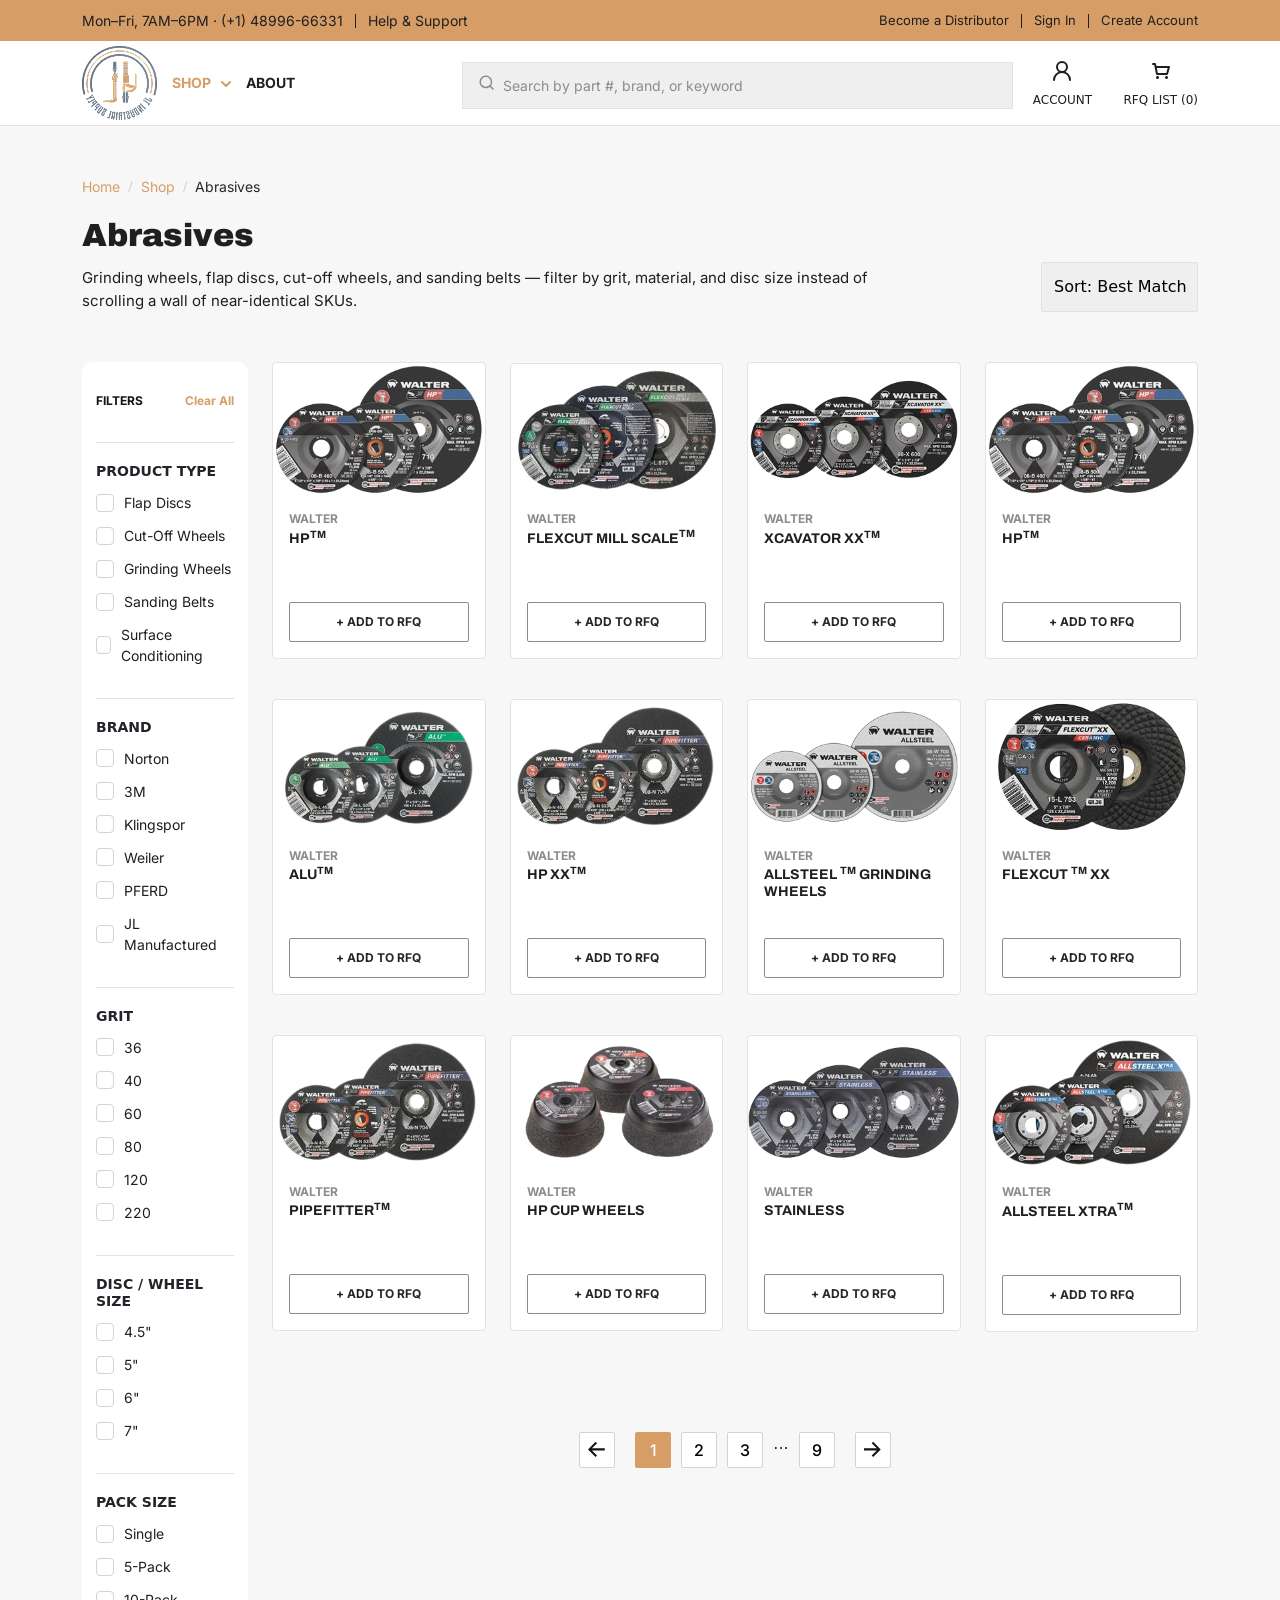
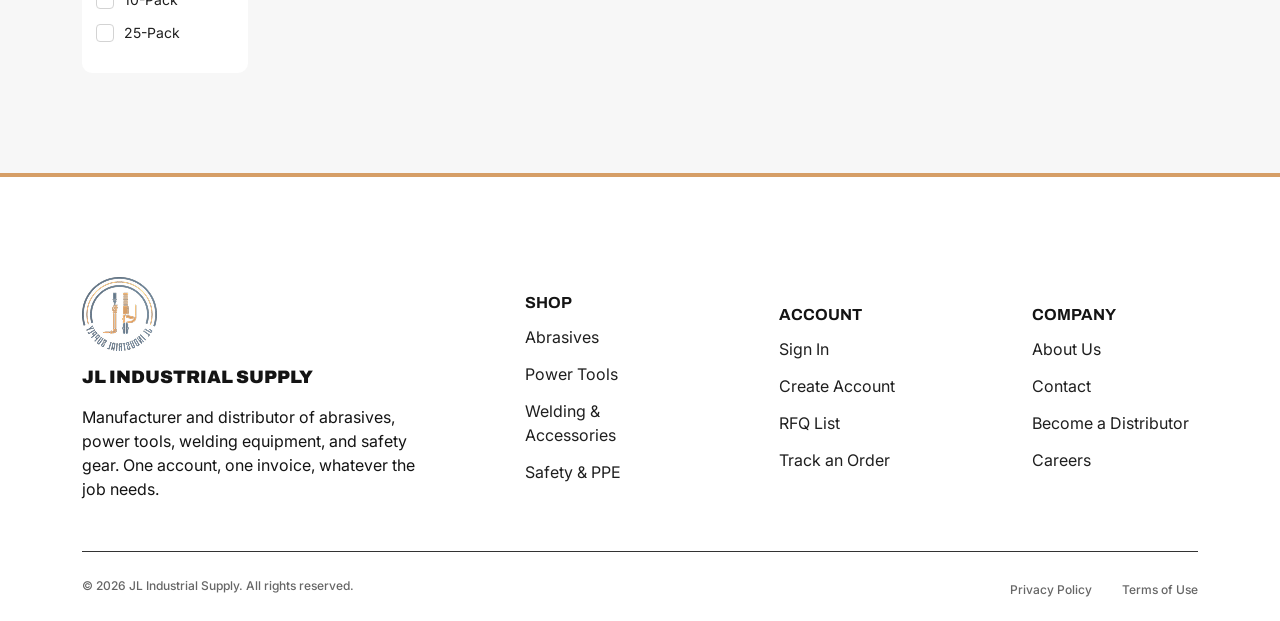
<file: product-list.html>
<!DOCTYPE html>
<html lang="en">

<head>
    <meta charset="UTF-8">
    <meta name="viewport" content="width=device-width, initial-scale=1.0">
    <title>product list</title>
    <link rel="stylesheet" href="https://cdnjs.cloudflare.com/ajax/libs/font-awesome/6.7.2/css/all.min.css">
    <link href="https://cdn.jsdelivr.net/npm/bootstrap@5.3.8/dist/css/bootstrap.min.css" rel="stylesheet">
    <link rel="stylesheet" href="https://cdnjs.cloudflare.com/ajax/libs/OwlCarousel2/2.3.4/assets/owl.carousel.min.css">
    <link rel="stylesheet" href="https://cdnjs.cloudflare.com/ajax/libs/font-awesome/6.5.1/css/all.min.css">
    <link rel="stylesheet"
        href="https://cdnjs.cloudflare.com/ajax/libs/OwlCarousel2/2.3.4/assets/owl.theme.default.min.css">
    <link rel="stylesheet" href="style.css">
    <link rel="stylesheet" href="responsive.css">
</head>

<body>
    <!-------------------header_start----------------->
    <header>
        <div class="top-header">
            <div class="container">
                <div class="row">
                    <div class="col-xxl-4 col-xl-6 col-lg-6 col-md-12 col-sm-12">
                        <div class="helpBox">
                            <div>
                                <a href="(+1) 48996-66331">Mon–Fri, 7AM–6PM · (+1) 48996-66331</a>
                            </div>
                            <div class="line"></div>
                            <div>
                                <a href="Help & Support">Help & Support</a>
                            </div>
                        </div>
                    </div>
                    <div class="col-xxl-4 col-xl-6 col-lg-6 col-md-12 col-sm-12">
                        <div class="user-details">
                            <a href="javascript:void(0)">Become a Distributor</a>
                            <div class="line"></div>
                            <a href="sign-in.html">Sign In</a>
                            <div class="line"></div>
                            <a href="create-an-account.html">Create Account</a>
                        </div>
                    </div>
                </div>
            </div>
        </div>

        <div class="navication-header">
            <div class="container">
                <div class="row">
                    <div class="col-xxl-3 col-xl-3 col-lg-3">
                        <div class="logo-section">
                            <a href="index.html"><img src="Logo/JL-Industrial-logo.png" alt=""></a>
                            <nav>
                                <ul>
                                    <li><a class="active" href="">SHOP<svg width="10" height="6" viewBox="0 0 10 6"
                                                fill="none" xmlns="http://www.w3.org/2000/svg">
                                                <path d="M1 0.999999L5 5L9 1" stroke="#d69e66" stroke-width="2"
                                                    stroke-linecap="round" stroke-linejoin="round" />
                                            </svg></a></li>
                                    <li><a href="about-us.html">ABOUT</a></li>
                                </ul>
                            </nav>
                        </div>
                    </div>
                    <div class="col-xxl-8 col-xl-8 col-lg-9">
                        <div class="user-section">
                            <div class="contact-details">
                                <form class="Search-ber">
                                    <svg width="18" height="18" viewBox="0 0 18 18" fill="none"
                                        xmlns="http://www.w3.org/2000/svg">
                                        <path fill-rule="evenodd" clip-rule="evenodd"
                                            d="M7.87501 1.5C6.85845 1.50009 5.85666 1.74327 4.9532 2.20927C4.04974 2.67527 3.27083 3.35056 2.68143 4.17882C2.09204 5.00707 1.70926 5.96426 1.56504 6.97053C1.42081 7.97681 1.51932 9.00298 1.85234 9.96344C2.18536 10.9239 2.74324 11.7908 3.47943 12.4918C4.21563 13.1928 5.10879 13.7076 6.08439 13.9932C7.06 14.2788 8.08976 14.327 9.08777 14.1337C10.0858 13.9404 11.0231 13.5112 11.8215 12.882L14.5605 15.621C14.702 15.7576 14.8914 15.8332 15.0881 15.8315C15.2847 15.8298 15.4728 15.7509 15.6119 15.6119C15.7509 15.4728 15.8298 15.2847 15.8315 15.0881C15.8332 14.8914 15.7576 14.702 15.621 14.5605L12.882 11.8215C13.623 10.8815 14.0844 9.7518 14.2133 8.56179C14.3423 7.37179 14.1336 6.16952 13.6112 5.09257C13.0887 4.01562 12.2737 3.10752 11.2592 2.47217C10.2448 1.83683 9.07198 1.49992 7.87501 1.5ZM3.00001 7.875C3.00001 6.58207 3.51362 5.34209 4.42786 4.42785C5.3421 3.51361 6.58208 3 7.87501 3C9.16794 3 10.4079 3.51361 11.3222 4.42785C12.2364 5.34209 12.75 6.58207 12.75 7.875C12.75 9.16793 12.2364 10.4079 11.3222 11.3221C10.4079 12.2364 9.16794 12.75 7.87501 12.75C6.58208 12.75 5.3421 12.2364 4.42786 11.3221C3.51362 10.4079 3.00001 9.16793 3.00001 7.875Z"
                                            fill="#8C8C8C" />
                                    </svg>
                                    <input type="text" placeholder="Search by part #, brand, or keyword">
                                </form>
                            </div>
                            <div class="user_details">
                                <div class="user_detail">
                                    <a href="create-an-account.html">
                                        <div>
                                            <svg width="24" height="24" viewBox="0 0 24 24" fill="none"
                                                xmlns="http://www.w3.org/2000/svg">
                                                <path
                                                    d="M12 13C14.7614 13 17 10.7614 17 8C17 5.23858 14.7614 3 12 3C9.23858 3 7 5.23858 7 8C7 10.7614 9.23858 13 12 13Z"
                                                    stroke="#1F1F1F" stroke-width="2" stroke-linecap="round"
                                                    stroke-linejoin="round" />
                                                <path
                                                    d="M20 21C20 18.8783 19.1571 16.8434 17.6569 15.3431C16.1566 13.8429 14.1217 13 12 13C9.87827 13 7.84344 13.8429 6.34315 15.3431C4.84285 16.8434 4 18.8783 4 21"
                                                    stroke="#1F1F1F" stroke-width="2" stroke-linecap="round"
                                                    stroke-linejoin="round" />
                                            </svg>
                                        </div>
                                        <div>
                                            <h6>ACCOUNT</h6>
                                        </div>
                                    </a>
                                    <a href="rfq-list.html">
                                        <div>
                                            <svg width="18" height="16" viewBox="0 0 18 16" fill="none"
                                                xmlns="http://www.w3.org/2000/svg">
                                                <path
                                                    d="M5.5 16C6.32843 16 7 15.3284 7 14.5C7 13.6716 6.32843 13 5.5 13C4.67157 13 4 13.6716 4 14.5C4 15.3284 4.67157 16 5.5 16Z"
                                                    fill="#1F1F1F" />
                                                <path
                                                    d="M14.5 16C15.3284 16 16 15.3284 16 14.5C16 13.6716 15.3284 13 14.5 13C13.6716 13 13 13.6716 13 14.5C13 15.3284 13.6716 16 14.5 16Z"
                                                    fill="#1F1F1F" />
                                                <path d="M1 1H3L3.6 4M3.6 4L5 11H15L17 4H3.6Z" stroke="#1F1F1F"
                                                    stroke-width="2" stroke-linecap="round" stroke-linejoin="round" />
                                            </svg>
                                        </div>
                                        <div>
                                            <h6>RFQ LIST (0)</h6>
                                        </div>
                                    </a>
                                </div>
                            </div>
                        </div>
                    </div>
                </div>
            </div>
        </div>
    </header>
    <!-------------------header_end----------------->
    <!----------------------product_list_start-------------->
    <main>
        <div class="container">
            <div class="row arcive">
                <div class="col-lg-9">
                    <div class="Abrasives_text_box">
                        <div class="Abrasives-link">
                            <a href="index.html">Home</a>/
                            <a href="product-list.html">Shop</a>/
                            <a href="product-detail.html">Abrasives</a>
                        </div>
                        <div class="Abrasives_titel">
                            <h2>Abrasives</h2>
                            <p>Grinding wheels, flap discs, cut-off wheels, and sanding belts — filter by grit,
                                material, and disc size instead of scrolling a wall of near-identical SKUs.</p>
                        </div>
                    </div>
                </div>
                <div class="col-lg-3">
                    <div class="productOption_value">
                        <label class="wrapper-select">
                            <select class="select">
                                <option value="">Sort: Best Match</option>
                            </select>
                        </label>
                    </div>
                </div>
            </div>
            <div class="row slide-start">
                <div class="col-xxl-2 col-xl-2 col-lg-3 col-md-12 col-sm-12">
                    <!---------------filter_start---------->
                    <div class="filter_box">
                        <div class="filter_text">
                            <h6>FILTERS</h6>
                            <a href="javascript:void(0)">Clear All</a>
                        </div>

                        <div class="priceList">
                            <h4>PRODUCT TYPE</h4>
                            <div>
                                <label class="check_box">
                                    <input type="checkbox" class="checkBox">
                                    Flap Discs
                                </label>
                            </div>
                            <div>
                                <label class="check_box">
                                    <input type="checkbox" class="checkBox">
                                    Cut-Off Wheels
                                </label>
                            </div>
                            <div>
                                <label class="check_box">
                                    <input type="checkbox" class="checkBox">
                                    Grinding Wheels
                                </label>
                            </div>
                            <div>
                                <label class="check_box">
                                    <input type="checkbox" class="checkBox">
                                    Sanding Belts
                                </label>
                            </div>
                            <div>
                                <label class="check_box">
                                    <input type="checkbox" class="checkBox">
                                    Surface Conditioning
                                </label>
                            </div>
                        </div>

                        <div class="priceList">
                            <h4>BRAND</h4>
                            <div>
                                <label class="check_box">
                                    <input type="checkbox" class="checkBox">
                                    Norton
                                </label>
                            </div>
                            <div>
                                <label class="check_box">
                                    <input type="checkbox" class="checkBox">
                                    3M
                                </label>
                            </div>
                            <div>
                                <label class="check_box">
                                    <input type="checkbox" class="checkBox">
                                    Klingspor
                                </label>
                            </div>
                            <div>
                                <label class="check_box">
                                    <input type="checkbox" class="checkBox">
                                    Weiler
                                </label>
                            </div>
                            <div>
                                <label class="check_box">
                                    <input type="checkbox" class="checkBox">
                                    PFERD
                                </label>
                            </div>
                            <div>
                                <label class="check_box">
                                    <input type="checkbox" class="checkBox">
                                    JL Manufactured
                                </label>
                            </div>
                        </div>

                        <div class="priceList">
                            <h4>GRIT</h4>
                            <div>
                                <label class="check_box">
                                    <input type="checkbox" class="checkBox">
                                    36
                                </label>
                            </div>
                            <div>
                                <label class="check_box">
                                    <input type="checkbox" class="checkBox">
                                    40
                                </label>
                            </div>
                            <div>
                                <label class="check_box">
                                    <input type="checkbox" class="checkBox">
                                    60
                                </label>
                            </div>
                            <div>
                                <label class="check_box">
                                    <input type="checkbox" class="checkBox">
                                    80
                                </label>
                            </div>
                            <div>
                                <label class="check_box">
                                    <input type="checkbox" class="checkBox">
                                    120
                                </label>
                            </div>
                            <div>
                                <label class="check_box">
                                    <input type="checkbox" class="checkBox">
                                    220
                                </label>
                            </div>
                        </div>

                        <div class="priceList">
                            <h4>DISC / WHEEL SIZE</h4>
                            <div>
                                <label class="check_box">
                                    <input type="checkbox" class="checkBox">
                                    4.5"
                                </label>
                            </div>
                            <div>
                                <label class="check_box">
                                    <input type="checkbox" class="checkBox">
                                    5"
                                </label>
                            </div>
                            <div>
                                <label class="check_box">
                                    <input type="checkbox" class="checkBox">
                                    6"
                                </label>
                            </div>
                            <div>
                                <label class="check_box">
                                    <input type="checkbox" class="checkBox">
                                    7"
                                </label>
                            </div>
                        </div>
                        <div class="priceList">
                            <h4>PACK SIZE</h4>
                            <div>
                                <label class="check_box">
                                    <input type="checkbox" class="checkBox">
                                    Single
                                </label>
                            </div>
                            <div>
                                <label class="check_box">
                                    <input type="checkbox" class="checkBox">
                                    5-Pack
                                </label>
                            </div>
                            <div>
                                <label class="check_box">
                                    <input type="checkbox" class="checkBox">
                                    10-Pack
                                </label>
                            </div>
                            <div>
                                <label class="check_box">
                                    <input type="checkbox" class="checkBox">
                                    25-Pack
                                </label>
                            </div>

                        </div>

                    </div>
                    <!-----------filter_end---------->
                </div>

                <div class="col-xxl-10 col-xl-10 col-lg-9 col-md-8 col-sm-12">
                    <div class="row gap page-content" data-page="1">
                        <div class="col-xxl-3 col-xl-3 col-lg-4 col-md-6 col-sm-6">
                            <div class="waterParent-box">
                                <div class="image-content-box">
                                    <img src="image/walter-hp.png" alt="" class="img-fluid">
                                </div>
                                <div class="image-textbox">
                                    <h3>WALTER</h3>
                                    <h2>Hp<sup>tm</sup></h2>
                                    <a href="product-detail.html">+ ADD TO RFQ</a>
                                </div>
                            </div>
                        </div>
                        <div class="col-xxl-3 col-xl-3 col-lg-4 col-md-6 col-sm-6">
                            <div class="waterParent-box">
                                <div class="image-content-box">
                                    <img src="image/flexcut.png" alt="" class="img-fluid">
                                </div>
                                <div class="image-textbox">
                                    <h3>WALTER</h3>
                                    <h2>FLEXCUT MILL SCALE<sup>tm</sup></h2>
                                    <a href="product-detail.html">+ ADD TO RFQ</a>
                                </div>
                            </div>
                        </div>
                        <div class="col-xxl-3 col-xl-3 col-lg-4 col-md-6 col-sm-6">
                            <div class="waterParent-box">
                                <div class="image-content-box">
                                    <img src="image/xcavator.png" alt="" class="img-fluid">
                                </div>
                                <div class="image-textbox">
                                    <h3>WALTER</h3>
                                    <h2>XCAVATOR XX<sup>tm</sup></h2>
                                    <a href="product-detail.html">+ ADD TO RFQ</a>
                                </div>
                            </div>
                        </div>
                        <div class="col-xxl-3 col-xl-3 col-lg-4 col-md-6 col-sm-6">
                            <div class="waterParent-box">
                                <div class="image-content-box">
                                    <img src="image/walter-hp.png" alt="" class="img-fluid">
                                </div>
                                <div class="image-textbox">
                                    <h3>WALTER</h3>
                                    <h2>Hp<sup>tm</sup></h2>
                                    <a href="product-detail.html">+ ADD TO RFQ</a>
                                </div>
                            </div>
                        </div>
                        <div class="col-xxl-3 col-xl-3 col-lg-4 col-md-6 col-sm-6">
                            <div class="waterParent-box">
                                <div class="image-content-box">
                                    <img src="image/alu.png" alt="" class="img-fluid">
                                </div>
                                <div class="image-textbox">
                                    <h3>WALTER</h3>
                                    <h2>ALU<sup>tm</sup></h2>
                                    <a href="product-detail.html">+ ADD TO RFQ</a>
                                </div>
                            </div>
                        </div>
                        <div class="col-xxl-3 col-xl-3 col-lg-4 col-md-6 col-sm-6">
                            <div class="waterParent-box">
                                <div class="image-content-box">
                                    <img src="image/hp.png" alt="" class="img-fluid">
                                </div>
                                <div class="image-textbox">
                                    <h3>WALTER</h3>
                                    <h2>HP XX<sup>tm</sup></h2>
                                    <a href="product-detail.html">+ ADD TO RFQ</a>
                                </div>
                            </div>
                        </div>
                        <div class="col-xxl-3 col-xl-3 col-lg-4 col-md-6 col-sm-6">
                            <div class="waterParent-box">
                                <div class="image-content-box">
                                    <img src="image/allsteel.png" alt="" class="img-fluid">
                                </div>
                                <div class="image-textbox">
                                    <h3>WALTER</h3>
                                    <h2>ALLSTEEL <sup>tm</sup> GRINDING WHEELS</h2>
                                    <a href="product-detail.html">+ ADD TO RFQ</a>
                                </div>
                            </div>
                        </div>
                        <div class="col-xxl-3 col-xl-3 col-lg-4 col-md-6 col-sm-6">
                            <div class="waterParent-box">
                                <div class="image-content-box">
                                    <img src="image/fluexcut.png" alt="" class="img-fluid">
                                </div>
                                <div class="image-textbox">
                                    <h3>WALTER</h3>
                                    <h2>FLEXCUT <sup>tm</sup> XX</h2>
                                    <a href="product-detail.html">+ ADD TO RFQ</a>
                                </div>
                            </div>
                        </div>
                        <div class="col-xxl-3 col-xl-3 col-lg-4 col-md-6 col-sm-6">
                            <div class="waterParent-box">
                                <div class="image-content-box">
                                    <img src="image/pippe.png" alt="" class="img-fluid">
                                </div>
                                <div class="image-textbox">
                                    <h3>WALTER</h3>
                                    <h2>PIPEFITTER<sup>tm</sup></h2>
                                    <a href="product-detail.html">+ ADD TO RFQ</a>
                                </div>
                            </div>
                        </div>
                        <div class="col-xxl-3 col-xl-3 col-lg-4 col-md-6 col-sm-6">
                            <div class="waterParent-box">
                                <div class="image-content-box">
                                    <img src="image/hp-cut.png" alt="" class="img-fluid">
                                </div>
                                <div class="image-textbox">
                                    <h3>WALTER</h3>
                                    <h2>HP CUP WHEELS</h2>
                                    <a href="product-detail.html">+ ADD TO RFQ</a>
                                </div>
                            </div>
                        </div>
                        <div class="col-xxl-3 col-xl-3 col-lg-4 col-md-6 col-sm-6">
                            <div class="waterParent-box">
                                <div class="image-content-box">
                                    <img src="image/satain.png" alt="" class="img-fluid">
                                </div>
                                <div class="image-textbox">
                                    <h3>WALTER</h3>
                                    <h2>STAINLESS</h2>
                                    <a href="product-detail.html">+ ADD TO RFQ</a>
                                </div>
                            </div>
                        </div>
                        <div class="col-xxl-3 col-xl-3 col-lg-4 col-md-6 col-sm-6">
                            <div class="waterParent-box">
                                <div class="image-content-box">
                                    <img src="image/allestel.png" alt="" class="img-fluid">
                                </div>
                                <div class="image-textbox">
                                    <h3>WALTER</h3>
                                    <h2>ALLSTEEL XTRA<sup>tm</sup></h2>
                                    <a href="product-detail.html">+ ADD TO RFQ</a>
                                </div>
                            </div>
                        </div>
                        <!-- Page 2 -->
                    </div>
                    <div class="row gap page-content" data-page="2">
                        <div class="col-xxl-3 col-xl-3 col-lg-4 col-md-6 col-sm-6">
                            <div class="waterParent-box">
                                <div class="image-content-box">
                                    <img src="image/walter-hp.png" alt="" class="img-fluid">
                                </div>
                                <div class="image-textbox">
                                    <h3>WALTER</h3>
                                    <h2>Hp<sup>tm</sup></h2>
                                    <a href="product-detail.html">+ ADD TO RFQ</a>
                                </div>
                            </div>
                        </div>
                        <div class="col-xxl-3 col-xl-3 col-lg-4 col-md-6 col-sm-6">
                            <div class="waterParent-box">
                                <div class="image-content-box">
                                    <img src="image/flexcut.png" alt="" class="img-fluid">
                                </div>
                                <div class="image-textbox">
                                    <h3>WALTER</h3>
                                    <h2>FLEXCUT MILL SCALE<sup>tm</sup></h2>
                                    <a href="product-detail.html">+ ADD TO RFQ</a>
                                </div>
                            </div>
                        </div>
                        <div class="col-xxl-3 col-xl-3 col-lg-4 col-md-6 col-sm-6">
                            <div class="waterParent-box">
                                <div class="image-content-box">
                                    <img src="image/xcavator.png" alt="" class="img-fluid">
                                </div>
                                <div class="image-textbox">
                                    <h3>WALTER</h3>
                                    <h2>XCAVATOR XX<sup>tm</sup></h2>
                                    <a href="product-detail.html">+ ADD TO RFQ</a>
                                </div>
                            </div>
                        </div>
                        <div class="col-xxl-3 col-xl-3 col-lg-4 col-md-6 col-sm-6">
                            <div class="waterParent-box">
                                <div class="image-content-box">
                                    <img src="image/walter-hp.png" alt="" class="img-fluid">
                                </div>
                                <div class="image-textbox">
                                    <h3>WALTER</h3>
                                    <h2>Hp<sup>tm</sup></h2>
                                    <a href="product-detail.html">+ ADD TO RFQ</a>
                                </div>
                            </div>
                        </div>
                        <div class="col-xxl-3 col-xl-3 col-lg-4 col-md-6 col-sm-6">
                            <div class="waterParent-box">
                                <div class="image-content-box">
                                    <img src="image/alu.png" alt="" class="img-fluid">
                                </div>
                                <div class="image-textbox">
                                    <h3>WALTER</h3>
                                    <h2>ALU<sup>tm</sup></h2>
                                    <a href="product-detail.html">+ ADD TO RFQ</a>
                                </div>
                            </div>
                        </div>
                        <div class="col-xxl-3 col-xl-3 col-lg-4 col-md-6 col-sm-6">
                            <div class="waterParent-box">
                                <div class="image-content-box">
                                    <img src="image/hp.png" alt="" class="img-fluid">
                                </div>
                                <div class="image-textbox">
                                    <h3>WALTER</h3>
                                    <h2>HP XX<sup>tm</sup></h2>
                                    <a href="product-detail.html">+ ADD TO RFQ</a>
                                </div>
                            </div>
                        </div>
                        <div class="col-xxl-3 col-xl-3 col-lg-4 col-md-6 col-sm-6">
                            <div class="waterParent-box">
                                <div class="image-content-box">
                                    <img src="image/allsteel.png" alt="" class="img-fluid">
                                </div>
                                <div class="image-textbox">
                                    <h3>WALTER</h3>
                                    <h2>ALLSTEEL <sup>tm</sup> GRINDING WHEELS</h2>
                                    <a href="product-detail.html">+ ADD TO RFQ</a>
                                </div>
                            </div>
                        </div>
                        <div class="col-xxl-3 col-xl-3 col-lg-4 col-md-6 col-sm-6">
                            <div class="waterParent-box">
                                <div class="image-content-box">
                                    <img src="image/fluexcut.png" alt="" class="img-fluid">
                                </div>
                                <div class="image-textbox">
                                    <h3>WALTER</h3>
                                    <h2>FLEXCUT <sup>tm</sup> XX</h2>
                                    <a href="product-detail.html">+ ADD TO RFQ</a>
                                </div>
                            </div>
                        </div>
                        <div class="col-xxl-3 col-xl-3 col-lg-4 col-md-6 col-sm-6">
                            <div class="waterParent-box">
                                <div class="image-content-box">
                                    <img src="image/pippe.png" alt="" class="img-fluid">
                                </div>
                                <div class="image-textbox">
                                    <h3>WALTER</h3>
                                    <h2>PIPEFITTER<sup>tm</sup></h2>
                                    <a href="product-detail.html">+ ADD TO RFQ</a>
                                </div>
                            </div>
                        </div>
                        <div class="col-xxl-3 col-xl-3 col-lg-4 col-md-6 col-sm-6">
                            <div class="waterParent-box">
                                <div class="image-content-box">
                                    <img src="image/hp-cut.png" alt="" class="img-fluid">
                                </div>
                                <div class="image-textbox">
                                    <h3>WALTER</h3>
                                    <h2>HP CUP WHEELS</h2>
                                    <a href="product-detail.html">+ ADD TO RFQ</a>
                                </div>
                            </div>
                        </div>
                        <div class="col-xxl-3 col-xl-3 col-lg-4 col-md-6 col-sm-6">
                            <div class="waterParent-box">
                                <div class="image-content-box">
                                    <img src="image/satain.png" alt="" class="img-fluid">
                                </div>
                                <div class="image-textbox">
                                    <h3>WALTER</h3>
                                    <h2>STAINLESS</h2>
                                    <a href="product-detail.html">+ ADD TO RFQ</a>
                                </div>
                            </div>
                        </div>
                        <div class="col-xxl-3 col-xl-3 col-lg-4 col-md-6 col-sm-6">
                            <div class="waterParent-box">
                                <div class="image-content-box">
                                    <img src="image/allestel.png" alt="" class="img-fluid">
                                </div>
                                <div class="image-textbox">
                                    <h3>WALTER</h3>
                                    <h2>ALLSTEEL XTRA<sup>tm</sup></h2>
                                    <a href="product-detail.html">+ ADD TO RFQ</a>
                                </div>
                            </div>
                        </div>
                        <!-- Page 2 -->
                    </div>
                    <div class="row gap page-content" data-page="3">
                        <div class="col-xxl-3 col-xl-3 col-lg-4 col-md-6 col-sm-6">
                            <div class="waterParent-box">
                                <div class="image-content-box">
                                    <img src="image/walter-hp.png" alt="" class="img-fluid">
                                </div>
                                <div class="image-textbox">
                                    <h3>WALTER</h3>
                                    <h2>Hp<sup>tm</sup></h2>
                                    <a href="product-detail.html">+ ADD TO RFQ</a>
                                </div>
                            </div>
                        </div>
                        <div class="col-xxl-3 col-xl-3 col-lg-4 col-md-6 col-sm-6">
                            <div class="waterParent-box">
                                <div class="image-content-box">
                                    <img src="image/flexcut.png" alt="" class="img-fluid">
                                </div>
                                <div class="image-textbox">
                                    <h3>WALTER</h3>
                                    <h2>FLEXCUT MILL SCALE<sup>tm</sup></h2>
                                    <a href="product-detail.html">+ ADD TO RFQ</a>
                                </div>
                            </div>
                        </div>
                        <div class="col-xxl-3 col-xl-3 col-lg-4 col-md-6 col-sm-6">
                            <div class="waterParent-box">
                                <div class="image-content-box">
                                    <img src="image/xcavator.png" alt="" class="img-fluid">
                                </div>
                                <div class="image-textbox">
                                    <h3>WALTER</h3>
                                    <h2>XCAVATOR XX<sup>tm</sup></h2>
                                    <a href="product-detail.html">+ ADD TO RFQ</a>
                                </div>
                            </div>
                        </div>
                        <div class="col-xxl-3 col-xl-3 col-lg-4 col-md-6 col-sm-6">
                            <div class="waterParent-box">
                                <div class="image-content-box">
                                    <img src="image/walter-hp.png" alt="" class="img-fluid">
                                </div>
                                <div class="image-textbox">
                                    <h3>WALTER</h3>
                                    <h2>Hp<sup>tm</sup></h2>
                                    <a href="product-detail.html">+ ADD TO RFQ</a>
                                </div>
                            </div>
                        </div>
                        <div class="col-xxl-3 col-xl-3 col-lg-4 col-md-6 col-sm-6">
                            <div class="waterParent-box">
                                <div class="image-content-box">
                                    <img src="image/alu.png" alt="" class="img-fluid">
                                </div>
                                <div class="image-textbox">
                                    <h3>WALTER</h3>
                                    <h2>ALU<sup>tm</sup></h2>
                                    <a href="product-detail.html">+ ADD TO RFQ</a>
                                </div>
                            </div>
                        </div>
                        <div class="col-xxl-3 col-xl-3 col-lg-4 col-md-6 col-sm-6">
                            <div class="waterParent-box">
                                <div class="image-content-box">
                                    <img src="image/hp.png" alt="" class="img-fluid">
                                </div>
                                <div class="image-textbox">
                                    <h3>WALTER</h3>
                                    <h2>HP XX<sup>tm</sup></h2>
                                    <a href="product-detail.html">+ ADD TO RFQ</a>
                                </div>
                            </div>
                        </div>
                        <div class="col-xxl-3 col-xl-3 col-lg-4 col-md-6 col-sm-6">
                            <div class="waterParent-box">
                                <div class="image-content-box">
                                    <img src="image/allsteel.png" alt="" class="img-fluid">
                                </div>
                                <div class="image-textbox">
                                    <h3>WALTER</h3>
                                    <h2>ALLSTEEL <sup>tm</sup> GRINDING WHEELS</h2>
                                    <a href="product-detail.html">+ ADD TO RFQ</a>
                                </div>
                            </div>
                        </div>
                        <div class="col-xxl-3 col-xl-3 col-lg-4 col-md-6 col-sm-6">
                            <div class="waterParent-box">
                                <div class="image-content-box">
                                    <img src="image/fluexcut.png" alt="" class="img-fluid">
                                </div>
                                <div class="image-textbox">
                                    <h3>WALTER</h3>
                                    <h2>FLEXCUT <sup>tm</sup> XX</h2>
                                    <a href="product-detail.html">+ ADD TO RFQ</a>
                                </div>
                            </div>
                        </div>
                        <div class="col-xxl-3 col-xl-3 col-lg-4 col-md-6 col-sm-6">
                            <div class="waterParent-box">
                                <div class="image-content-box">
                                    <img src="image/pippe.png" alt="" class="img-fluid">
                                </div>
                                <div class="image-textbox">
                                    <h3>WALTER</h3>
                                    <h2>PIPEFITTER<sup>tm</sup></h2>
                                    <a href="product-detail.html">+ ADD TO RFQ</a>
                                </div>
                            </div>
                        </div>
                        <div class="col-xxl-3 col-xl-3 col-lg-4 col-md-6 col-sm-6">
                            <div class="waterParent-box">
                                <div class="image-content-box">
                                    <img src="image/hp-cut.png" alt="" class="img-fluid">
                                </div>
                                <div class="image-textbox">
                                    <h3>WALTER</h3>
                                    <h2>HP CUP WHEELS</h2>
                                    <a href="product-detail.html">+ ADD TO RFQ</a>
                                </div>
                            </div>
                        </div>
                        <div class="col-xxl-3 col-xl-3 col-lg-4 col-md-6 col-sm-6">
                            <div class="waterParent-box">
                                <div class="image-content-box">
                                    <img src="image/satain.png" alt="" class="img-fluid">
                                </div>
                                <div class="image-textbox">
                                    <h3>WALTER</h3>
                                    <h2>STAINLESS</h2>
                                    <a href="product-detail.html">+ ADD TO RFQ</a>
                                </div>
                            </div>
                        </div>
                        <div class="col-xxl-3 col-xl-3 col-lg-4 col-md-6 col-sm-6">
                            <div class="waterParent-box">
                                <div class="image-content-box">
                                    <img src="image/allestel.png" alt="" class="img-fluid">
                                </div>
                                <div class="image-textbox">
                                    <h3>WALTER</h3>
                                    <h2>ALLSTEEL XTRA<sup>tm</sup></h2>
                                    <a href="product-detail.html">+ ADD TO RFQ</a>
                                </div>
                            </div>
                        </div>
                        <!-- Page 2 -->
                    </div>
                    <div class="row gap page-content" data-page="4">
                        <div class="col-xxl-3 col-xl-3 col-lg-4 col-md-6 col-sm-6">
                            <div class="waterParent-box">
                                <div class="image-content-box">
                                    <img src="image/walter-hp.png" alt="" class="img-fluid">
                                </div>
                                <div class="image-textbox">
                                    <h3>WALTER</h3>
                                    <h2>Hp<sup>tm</sup></h2>
                                    <a href="product-detail.html">+ ADD TO RFQ</a>
                                </div>
                            </div>
                        </div>
                        <div class="col-xxl-3 col-xl-3 col-lg-4 col-md-6 col-sm-6">
                            <div class="waterParent-box">
                                <div class="image-content-box">
                                    <img src="image/flexcut.png" alt="" class="img-fluid">
                                </div>
                                <div class="image-textbox">
                                    <h3>WALTER</h3>
                                    <h2>FLEXCUT MILL SCALE<sup>tm</sup></h2>
                                    <a href="product-detail.html">+ ADD TO RFQ</a>
                                </div>
                            </div>
                        </div>
                        <div class="col-xxl-3 col-xl-3 col-lg-4 col-md-6 col-sm-6">
                            <div class="waterParent-box">
                                <div class="image-content-box">
                                    <img src="image/xcavator.png" alt="" class="img-fluid">
                                </div>
                                <div class="image-textbox">
                                    <h3>WALTER</h3>
                                    <h2>XCAVATOR XX<sup>tm</sup></h2>
                                    <a href="product-detail.html">+ ADD TO RFQ</a>
                                </div>
                            </div>
                        </div>
                        <div class="col-xxl-3 col-xl-3 col-lg-4 col-md-6 col-sm-6">
                            <div class="waterParent-box">
                                <div class="image-content-box">
                                    <img src="image/walter-hp.png" alt="" class="img-fluid">
                                </div>
                                <div class="image-textbox">
                                    <h3>WALTER</h3>
                                    <h2>Hp<sup>tm</sup></h2>
                                    <a href="product-detail.html">+ ADD TO RFQ</a>
                                </div>
                            </div>
                        </div>
                        <div class="col-xxl-3 col-xl-3 col-lg-4 col-md-6 col-sm-6">
                            <div class="waterParent-box">
                                <div class="image-content-box">
                                    <img src="image/alu.png" alt="" class="img-fluid">
                                </div>
                                <div class="image-textbox">
                                    <h3>WALTER</h3>
                                    <h2>ALU<sup>tm</sup></h2>
                                    <a href="product-detail.html">+ ADD TO RFQ</a>
                                </div>
                            </div>
                        </div>
                        <div class="col-xxl-3 col-xl-3 col-lg-4 col-md-6 col-sm-6">
                            <div class="waterParent-box">
                                <div class="image-content-box">
                                    <img src="image/hp.png" alt="" class="img-fluid">
                                </div>
                                <div class="image-textbox">
                                    <h3>WALTER</h3>
                                    <h2>HP XX<sup>tm</sup></h2>
                                    <a href="product-detail.html">+ ADD TO RFQ</a>
                                </div>
                            </div>
                        </div>
                        <div class="col-xxl-3 col-xl-3 col-lg-4 col-md-6 col-sm-6">
                            <div class="waterParent-box">
                                <div class="image-content-box">
                                    <img src="image/allsteel.png" alt="" class="img-fluid">
                                </div>
                                <div class="image-textbox">
                                    <h3>WALTER</h3>
                                    <h2>ALLSTEEL <sup>tm</sup> GRINDING WHEELS</h2>
                                    <a href="product-detail.html">+ ADD TO RFQ</a>
                                </div>
                            </div>
                        </div>
                        <div class="col-xxl-3 col-xl-3 col-lg-4 col-md-6 col-sm-6">
                            <div class="waterParent-box">
                                <div class="image-content-box">
                                    <img src="image/fluexcut.png" alt="" class="img-fluid">
                                </div>
                                <div class="image-textbox">
                                    <h3>WALTER</h3>
                                    <h2>FLEXCUT <sup>tm</sup> XX</h2>
                                    <a href="product-detail.html">+ ADD TO RFQ</a>
                                </div>
                            </div>
                        </div>
                        <div class="col-xxl-3 col-xl-3 col-lg-4 col-md-6 col-sm-6">
                            <div class="waterParent-box">
                                <div class="image-content-box">
                                    <img src="image/pippe.png" alt="" class="img-fluid">
                                </div>
                                <div class="image-textbox">
                                    <h3>WALTER</h3>
                                    <h2>PIPEFITTER<sup>tm</sup></h2>
                                    <a href="product-detail.html">+ ADD TO RFQ</a>
                                </div>
                            </div>
                        </div>
                        <div class="col-xxl-3 col-xl-3 col-lg-4 col-md-6 col-sm-6">
                            <div class="waterParent-box">
                                <div class="image-content-box">
                                    <img src="image/hp-cut.png" alt="" class="img-fluid">
                                </div>
                                <div class="image-textbox">
                                    <h3>WALTER</h3>
                                    <h2>HP CUP WHEELS</h2>
                                    <a href="product-detail.html">+ ADD TO RFQ</a>
                                </div>
                            </div>
                        </div>
                        <div class="col-xxl-3 col-xl-3 col-lg-4 col-md-6 col-sm-6">
                            <div class="waterParent-box">
                                <div class="image-content-box">
                                    <img src="image/satain.png" alt="" class="img-fluid">
                                </div>
                                <div class="image-textbox">
                                    <h3>WALTER</h3>
                                    <h2>STAINLESS</h2>
                                    <a href="product-detail.html">+ ADD TO RFQ</a>
                                </div>
                            </div>
                        </div>
                        <div class="col-xxl-3 col-xl-3 col-lg-4 col-md-6 col-sm-6">
                            <div class="waterParent-box">
                                <div class="image-content-box">
                                    <img src="image/allestel.png" alt="" class="img-fluid">
                                </div>
                                <div class="image-textbox">
                                    <h3>WALTER</h3>
                                    <h2>ALLSTEEL XTRA<sup>tm</sup></h2>
                                    <a href="product-detail.html">+ ADD TO RFQ</a>
                                </div>
                            </div>
                        </div>
                        <!-- Page 2 -->
                    </div>
                    <div class="row gap page-content" data-page="5">
                        <div class="col-xxl-3 col-xl-3 col-lg-4 col-md-6 col-sm-6">
                            <div class="waterParent-box">
                                <div class="image-content-box">
                                    <img src="image/walter-hp.png" alt="" class="img-fluid">
                                </div>
                                <div class="image-textbox">
                                    <h3>WALTER</h3>
                                    <h2>Hp<sup>tm</sup></h2>
                                    <a href="product-detail.html">+ ADD TO RFQ</a>
                                </div>
                            </div>
                        </div>
                        <div class="col-xxl-3 col-xl-3 col-lg-4 col-md-6 col-sm-6">
                            <div class="waterParent-box">
                                <div class="image-content-box">
                                    <img src="image/flexcut.png" alt="" class="img-fluid">
                                </div>
                                <div class="image-textbox">
                                    <h3>WALTER</h3>
                                    <h2>FLEXCUT MILL SCALE<sup>tm</sup></h2>
                                    <a href="product-detail.html">+ ADD TO RFQ</a>
                                </div>
                            </div>
                        </div>
                        <div class="col-xxl-3 col-xl-3 col-lg-4 col-md-6 col-sm-6">
                            <div class="waterParent-box">
                                <div class="image-content-box">
                                    <img src="image/xcavator.png" alt="" class="img-fluid">
                                </div>
                                <div class="image-textbox">
                                    <h3>WALTER</h3>
                                    <h2>XCAVATOR XX<sup>tm</sup></h2>
                                    <a href="product-detail.html">+ ADD TO RFQ</a>
                                </div>
                            </div>
                        </div>
                        <div class="col-xxl-3 col-xl-3 col-lg-4 col-md-6 col-sm-6">
                            <div class="waterParent-box">
                                <div class="image-content-box">
                                    <img src="image/walter-hp.png" alt="" class="img-fluid">
                                </div>
                                <div class="image-textbox">
                                    <h3>WALTER</h3>
                                    <h2>Hp<sup>tm</sup></h2>
                                    <a href="product-detail.html">+ ADD TO RFQ</a>
                                </div>
                            </div>
                        </div>
                        <div class="col-xxl-3 col-xl-3 col-lg-4 col-md-6 col-sm-6">
                            <div class="waterParent-box">
                                <div class="image-content-box">
                                    <img src="image/alu.png" alt="" class="img-fluid">
                                </div>
                                <div class="image-textbox">
                                    <h3>WALTER</h3>
                                    <h2>ALU<sup>tm</sup></h2>
                                    <a href="product-detail.html">+ ADD TO RFQ</a>
                                </div>
                            </div>
                        </div>
                        <div class="col-xxl-3 col-xl-3 col-lg-4 col-md-6 col-sm-6">
                            <div class="waterParent-box">
                                <div class="image-content-box">
                                    <img src="image/hp.png" alt="" class="img-fluid">
                                </div>
                                <div class="image-textbox">
                                    <h3>WALTER</h3>
                                    <h2>HP XX<sup>tm</sup></h2>
                                    <a href="product-detail.html">+ ADD TO RFQ</a>
                                </div>
                            </div>
                        </div>
                        <div class="col-xxl-3 col-xl-3 col-lg-4 col-md-6 col-sm-6">
                            <div class="waterParent-box">
                                <div class="image-content-box">
                                    <img src="image/allsteel.png" alt="" class="img-fluid">
                                </div>
                                <div class="image-textbox">
                                    <h3>WALTER</h3>
                                    <h2>ALLSTEEL <sup>tm</sup> GRINDING WHEELS</h2>
                                    <a href="product-detail.html">+ ADD TO RFQ</a>
                                </div>
                            </div>
                        </div>
                        <div class="col-xxl-3 col-xl-3 col-lg-4 col-md-6 col-sm-6">
                            <div class="waterParent-box">
                                <div class="image-content-box">
                                    <img src="image/fluexcut.png" alt="" class="img-fluid">
                                </div>
                                <div class="image-textbox">
                                    <h3>WALTER</h3>
                                    <h2>FLEXCUT <sup>tm</sup> XX</h2>
                                    <a href="product-detail.html">+ ADD TO RFQ</a>
                                </div>
                            </div>
                        </div>
                        <div class="col-xxl-3 col-xl-3 col-lg-4 col-md-6 col-sm-6">
                            <div class="waterParent-box">
                                <div class="image-content-box">
                                    <img src="image/pippe.png" alt="" class="img-fluid">
                                </div>
                                <div class="image-textbox">
                                    <h3>WALTER</h3>
                                    <h2>PIPEFITTER<sup>tm</sup></h2>
                                    <a href="product-detail.html">+ ADD TO RFQ</a>
                                </div>
                            </div>
                        </div>
                        <div class="col-xxl-3 col-xl-3 col-lg-4 col-md-6 col-sm-6">
                            <div class="waterParent-box">
                                <div class="image-content-box">
                                    <img src="image/hp-cut.png" alt="" class="img-fluid">
                                </div>
                                <div class="image-textbox">
                                    <h3>WALTER</h3>
                                    <h2>HP CUP WHEELS</h2>
                                    <a href="product-detail.html">+ ADD TO RFQ</a>
                                </div>
                            </div>
                        </div>
                        <div class="col-xxl-3 col-xl-3 col-lg-4 col-md-6 col-sm-6">
                            <div class="waterParent-box">
                                <div class="image-content-box">
                                    <img src="image/satain.png" alt="" class="img-fluid">
                                </div>
                                <div class="image-textbox">
                                    <h3>WALTER</h3>
                                    <h2>STAINLESS</h2>
                                    <a href="product-detail.html">+ ADD TO RFQ</a>
                                </div>
                            </div>
                        </div>
                        <div class="col-xxl-3 col-xl-3 col-lg-4 col-md-6 col-sm-6">
                            <div class="waterParent-box">
                                <div class="image-content-box">
                                    <img src="image/allestel.png" alt="" class="img-fluid">
                                </div>
                                <div class="image-textbox">
                                    <h3>WALTER</h3>
                                    <h2>ALLSTEEL XTRA<sup>tm</sup></h2>
                                    <a href="product-detail.html">+ ADD TO RFQ</a>
                                </div>
                            </div>
                        </div>
                        <!-- Page 2 -->
                    </div>
                    <div class="row gap page-content" data-page="6">
                        <div class="col-xxl-3 col-xl-3 col-lg-4 col-md-6 col-sm-6">
                            <div class="waterParent-box">
                                <div class="image-content-box">
                                    <img src="image/walter-hp.png" alt="" class="img-fluid">
                                </div>
                                <div class="image-textbox">
                                    <h3>WALTER</h3>
                                    <h2>Hp<sup>tm</sup></h2>
                                    <a href="product-detail.html">+ ADD TO RFQ</a>
                                </div>
                            </div>
                        </div>
                        <div class="col-xxl-3 col-xl-3 col-lg-4 col-md-6 col-sm-6">
                            <div class="waterParent-box">
                                <div class="image-content-box">
                                    <img src="image/flexcut.png" alt="" class="img-fluid">
                                </div>
                                <div class="image-textbox">
                                    <h3>WALTER</h3>
                                    <h2>FLEXCUT MILL SCALE<sup>tm</sup></h2>
                                    <a href="product-detail.html">+ ADD TO RFQ</a>
                                </div>
                            </div>
                        </div>
                        <div class="col-xxl-3 col-xl-3 col-lg-4 col-md-6 col-sm-6">
                            <div class="waterParent-box">
                                <div class="image-content-box">
                                    <img src="image/xcavator.png" alt="" class="img-fluid">
                                </div>
                                <div class="image-textbox">
                                    <h3>WALTER</h3>
                                    <h2>XCAVATOR XX<sup>tm</sup></h2>
                                    <a href="product-detail.html">+ ADD TO RFQ</a>
                                </div>
                            </div>
                        </div>
                        <div class="col-xxl-3 col-xl-3 col-lg-4 col-md-6 col-sm-6">
                            <div class="waterParent-box">
                                <div class="image-content-box">
                                    <img src="image/walter-hp.png" alt="" class="img-fluid">
                                </div>
                                <div class="image-textbox">
                                    <h3>WALTER</h3>
                                    <h2>Hp<sup>tm</sup></h2>
                                    <a href="product-detail.html">+ ADD TO RFQ</a>
                                </div>
                            </div>
                        </div>
                        <div class="col-xxl-3 col-xl-3 col-lg-4 col-md-6 col-sm-6">
                            <div class="waterParent-box">
                                <div class="image-content-box">
                                    <img src="image/alu.png" alt="" class="img-fluid">
                                </div>
                                <div class="image-textbox">
                                    <h3>WALTER</h3>
                                    <h2>ALU<sup>tm</sup></h2>
                                    <a href="product-detail.html">+ ADD TO RFQ</a>
                                </div>
                            </div>
                        </div>
                        <div class="col-xxl-3 col-xl-3 col-lg-4 col-md-6 col-sm-6">
                            <div class="waterParent-box">
                                <div class="image-content-box">
                                    <img src="image/hp.png" alt="" class="img-fluid">
                                </div>
                                <div class="image-textbox">
                                    <h3>WALTER</h3>
                                    <h2>HP XX<sup>tm</sup></h2>
                                    <a href="product-detail.html">+ ADD TO RFQ</a>
                                </div>
                            </div>
                        </div>
                        <div class="col-xxl-3 col-xl-3 col-lg-4 col-md-6 col-sm-6">
                            <div class="waterParent-box">
                                <div class="image-content-box">
                                    <img src="image/allsteel.png" alt="" class="img-fluid">
                                </div>
                                <div class="image-textbox">
                                    <h3>WALTER</h3>
                                    <h2>ALLSTEEL <sup>tm</sup> GRINDING WHEELS</h2>
                                    <a href="product-detail.html">+ ADD TO RFQ</a>
                                </div>
                            </div>
                        </div>
                        <div class="col-xxl-3 col-xl-3 col-lg-4 col-md-6 col-sm-6">
                            <div class="waterParent-box">
                                <div class="image-content-box">
                                    <img src="image/fluexcut.png" alt="" class="img-fluid">
                                </div>
                                <div class="image-textbox">
                                    <h3>WALTER</h3>
                                    <h2>FLEXCUT <sup>tm</sup> XX</h2>
                                    <a href="product-detail.html">+ ADD TO RFQ</a>
                                </div>
                            </div>
                        </div>
                        <div class="col-xxl-3 col-xl-3 col-lg-4 col-md-6 col-sm-6">
                            <div class="waterParent-box">
                                <div class="image-content-box">
                                    <img src="image/pippe.png" alt="" class="img-fluid">
                                </div>
                                <div class="image-textbox">
                                    <h3>WALTER</h3>
                                    <h2>PIPEFITTER<sup>tm</sup></h2>
                                    <a href="product-detail.html">+ ADD TO RFQ</a>
                                </div>
                            </div>
                        </div>
                        <div class="col-xxl-3 col-xl-3 col-lg-4 col-md-6 col-sm-6">
                            <div class="waterParent-box">
                                <div class="image-content-box">
                                    <img src="image/hp-cut.png" alt="" class="img-fluid">
                                </div>
                                <div class="image-textbox">
                                    <h3>WALTER</h3>
                                    <h2>HP CUP WHEELS</h2>
                                    <a href="product-detail.html">+ ADD TO RFQ</a>
                                </div>
                            </div>
                        </div>
                        <div class="col-xxl-3 col-xl-3 col-lg-4 col-md-6 col-sm-6">
                            <div class="waterParent-box">
                                <div class="image-content-box">
                                    <img src="image/satain.png" alt="" class="img-fluid">
                                </div>
                                <div class="image-textbox">
                                    <h3>WALTER</h3>
                                    <h2>STAINLESS</h2>
                                    <a href="product-detail.html">+ ADD TO RFQ</a>
                                </div>
                            </div>
                        </div>
                        <div class="col-xxl-3 col-xl-3 col-lg-4 col-md-6 col-sm-6">
                            <div class="waterParent-box">
                                <div class="image-content-box">
                                    <img src="image/allestel.png" alt="" class="img-fluid">
                                </div>
                                <div class="image-textbox">
                                    <h3>WALTER</h3>
                                    <h2>ALLSTEEL XTRA<sup>tm</sup></h2>
                                    <a href="product-detail.html">+ ADD TO RFQ</a>
                                </div>
                            </div>
                        </div>
                        <!-- Page 2 -->
                    </div>
                    <div class="row gap page-content" data-page="7">
                        <div class="col-xxl-3 col-xl-3 col-lg-4 col-md-6 col-sm-6">
                            <div class="waterParent-box">
                                <div class="image-content-box">
                                    <img src="image/walter-hp.png" alt="" class="img-fluid">
                                </div>
                                <div class="image-textbox">
                                    <h3>WALTER</h3>
                                    <h2>Hp<sup>tm</sup></h2>
                                    <a href="product-detail.html">+ ADD TO RFQ</a>
                                </div>
                            </div>
                        </div>
                        <div class="col-xxl-3 col-xl-3 col-lg-4 col-md-6 col-sm-6">
                            <div class="waterParent-box">
                                <div class="image-content-box">
                                    <img src="image/flexcut.png" alt="" class="img-fluid">
                                </div>
                                <div class="image-textbox">
                                    <h3>WALTER</h3>
                                    <h2>FLEXCUT MILL SCALE<sup>tm</sup></h2>
                                    <a href="product-detail.html">+ ADD TO RFQ</a>
                                </div>
                            </div>
                        </div>
                        <div class="col-xxl-3 col-xl-3 col-lg-4 col-md-6 col-sm-6">
                            <div class="waterParent-box">
                                <div class="image-content-box">
                                    <img src="image/xcavator.png" alt="" class="img-fluid">
                                </div>
                                <div class="image-textbox">
                                    <h3>WALTER</h3>
                                    <h2>XCAVATOR XX<sup>tm</sup></h2>
                                    <a href="product-detail.html">+ ADD TO RFQ</a>
                                </div>
                            </div>
                        </div>
                        <div class="col-xxl-3 col-xl-3 col-lg-4 col-md-6 col-sm-6">
                            <div class="waterParent-box">
                                <div class="image-content-box">
                                    <img src="image/walter-hp.png" alt="" class="img-fluid">
                                </div>
                                <div class="image-textbox">
                                    <h3>WALTER</h3>
                                    <h2>Hp<sup>tm</sup></h2>
                                    <a href="product-detail.html">+ ADD TO RFQ</a>
                                </div>
                            </div>
                        </div>
                        <div class="col-xxl-3 col-xl-3 col-lg-4 col-md-6 col-sm-6">
                            <div class="waterParent-box">
                                <div class="image-content-box">
                                    <img src="image/alu.png" alt="" class="img-fluid">
                                </div>
                                <div class="image-textbox">
                                    <h3>WALTER</h3>
                                    <h2>ALU<sup>tm</sup></h2>
                                    <a href="product-detail.html">+ ADD TO RFQ</a>
                                </div>
                            </div>
                        </div>
                        <div class="col-xxl-3 col-xl-3 col-lg-4 col-md-6 col-sm-6">
                            <div class="waterParent-box">
                                <div class="image-content-box">
                                    <img src="image/hp.png" alt="" class="img-fluid">
                                </div>
                                <div class="image-textbox">
                                    <h3>WALTER</h3>
                                    <h2>HP XX<sup>tm</sup></h2>
                                    <a href="product-detail.html">+ ADD TO RFQ</a>
                                </div>
                            </div>
                        </div>
                        <div class="col-xxl-3 col-xl-3 col-lg-4 col-md-6 col-sm-6">
                            <div class="waterParent-box">
                                <div class="image-content-box">
                                    <img src="image/allsteel.png" alt="" class="img-fluid">
                                </div>
                                <div class="image-textbox">
                                    <h3>WALTER</h3>
                                    <h2>ALLSTEEL <sup>tm</sup> GRINDING WHEELS</h2>
                                    <a href="product-detail.html">+ ADD TO RFQ</a>
                                </div>
                            </div>
                        </div>
                        <div class="col-xxl-3 col-xl-3 col-lg-4 col-md-6 col-sm-6">
                            <div class="waterParent-box">
                                <div class="image-content-box">
                                    <img src="image/fluexcut.png" alt="" class="img-fluid">
                                </div>
                                <div class="image-textbox">
                                    <h3>WALTER</h3>
                                    <h2>FLEXCUT <sup>tm</sup> XX</h2>
                                    <a href="product-detail.html">+ ADD TO RFQ</a>
                                </div>
                            </div>
                        </div>
                        <div class="col-xxl-3 col-xl-3 col-lg-4 col-md-6 col-sm-6">
                            <div class="waterParent-box">
                                <div class="image-content-box">
                                    <img src="image/pippe.png" alt="" class="img-fluid">
                                </div>
                                <div class="image-textbox">
                                    <h3>WALTER</h3>
                                    <h2>PIPEFITTER<sup>tm</sup></h2>
                                    <a href="product-detail.html">+ ADD TO RFQ</a>
                                </div>
                            </div>
                        </div>
                        <div class="col-xxl-3 col-xl-3 col-lg-4 col-md-6 col-sm-6">
                            <div class="waterParent-box">
                                <div class="image-content-box">
                                    <img src="image/hp-cut.png" alt="" class="img-fluid">
                                </div>
                                <div class="image-textbox">
                                    <h3>WALTER</h3>
                                    <h2>HP CUP WHEELS</h2>
                                    <a href="product-detail.html">+ ADD TO RFQ</a>
                                </div>
                            </div>
                        </div>
                        <div class="col-xxl-3 col-xl-3 col-lg-4 col-md-6 col-sm-6">
                            <div class="waterParent-box">
                                <div class="image-content-box">
                                    <img src="image/satain.png" alt="" class="img-fluid">
                                </div>
                                <div class="image-textbox">
                                    <h3>WALTER</h3>
                                    <h2>STAINLESS</h2>
                                    <a href="product-detail.html">+ ADD TO RFQ</a>
                                </div>
                            </div>
                        </div>
                        <div class="col-xxl-3 col-xl-3 col-lg-4 col-md-6 col-sm-6">
                            <div class="waterParent-box">
                                <div class="image-content-box">
                                    <img src="image/allestel.png" alt="" class="img-fluid">
                                </div>
                                <div class="image-textbox">
                                    <h3>WALTER</h3>
                                    <h2>ALLSTEEL XTRA<sup>tm</sup></h2>
                                    <a href="product-detail.html">+ ADD TO RFQ</a>
                                </div>
                            </div>
                        </div>
                        <!-- Page 2 -->
                    </div>
                    <div class="row gap page-content" data-page="8">
                        <div class="col-xxl-3 col-xl-3 col-lg-4 col-md-6 col-sm-6">
                            <div class="waterParent-box">
                                <div class="image-content-box">
                                    <img src="image/walter-hp.png" alt="" class="img-fluid">
                                </div>
                                <div class="image-textbox">
                                    <h3>WALTER</h3>
                                    <h2>Hp<sup>tm</sup></h2>
                                    <a href="product-detail.html">+ ADD TO RFQ</a>
                                </div>
                            </div>
                        </div>
                        <div class="col-xxl-3 col-xl-3 col-lg-4 col-md-6 col-sm-6">
                            <div class="waterParent-box">
                                <div class="image-content-box">
                                    <img src="image/flexcut.png" alt="" class="img-fluid">
                                </div>
                                <div class="image-textbox">
                                    <h3>WALTER</h3>
                                    <h2>FLEXCUT MILL SCALE<sup>tm</sup></h2>
                                    <a href="product-detail.html">+ ADD TO RFQ</a>
                                </div>
                            </div>
                        </div>
                        <div class="col-xxl-3 col-xl-3 col-lg-4 col-md-6 col-sm-6">
                            <div class="waterParent-box">
                                <div class="image-content-box">
                                    <img src="image/xcavator.png" alt="" class="img-fluid">
                                </div>
                                <div class="image-textbox">
                                    <h3>WALTER</h3>
                                    <h2>XCAVATOR XX<sup>tm</sup></h2>
                                    <a href="product-detail.html">+ ADD TO RFQ</a>
                                </div>
                            </div>
                        </div>
                        <div class="col-xxl-3 col-xl-3 col-lg-4 col-md-6 col-sm-6">
                            <div class="waterParent-box">
                                <div class="image-content-box">
                                    <img src="image/walter-hp.png" alt="" class="img-fluid">
                                </div>
                                <div class="image-textbox">
                                    <h3>WALTER</h3>
                                    <h2>Hp<sup>tm</sup></h2>
                                    <a href="product-detail.html">+ ADD TO RFQ</a>
                                </div>
                            </div>
                        </div>
                        <div class="col-xxl-3 col-xl-3 col-lg-4 col-md-6 col-sm-6">
                            <div class="waterParent-box">
                                <div class="image-content-box">
                                    <img src="image/alu.png" alt="" class="img-fluid">
                                </div>
                                <div class="image-textbox">
                                    <h3>WALTER</h3>
                                    <h2>ALU<sup>tm</sup></h2>
                                    <a href="product-detail.html">+ ADD TO RFQ</a>
                                </div>
                            </div>
                        </div>
                        <div class="col-xxl-3 col-xl-3 col-lg-4 col-md-6 col-sm-6">
                            <div class="waterParent-box">
                                <div class="image-content-box">
                                    <img src="image/hp.png" alt="" class="img-fluid">
                                </div>
                                <div class="image-textbox">
                                    <h3>WALTER</h3>
                                    <h2>HP XX<sup>tm</sup></h2>
                                    <a href="product-detail.html">+ ADD TO RFQ</a>
                                </div>
                            </div>
                        </div>
                        <div class="col-xxl-3 col-xl-3 col-lg-4 col-md-6 col-sm-6">
                            <div class="waterParent-box">
                                <div class="image-content-box">
                                    <img src="image/allsteel.png" alt="" class="img-fluid">
                                </div>
                                <div class="image-textbox">
                                    <h3>WALTER</h3>
                                    <h2>ALLSTEEL <sup>tm</sup> GRINDING WHEELS</h2>
                                    <a href="product-detail.html">+ ADD TO RFQ</a>
                                </div>
                            </div>
                        </div>
                        <div class="col-xxl-3 col-xl-3 col-lg-4 col-md-6 col-sm-6">
                            <div class="waterParent-box">
                                <div class="image-content-box">
                                    <img src="image/fluexcut.png" alt="" class="img-fluid">
                                </div>
                                <div class="image-textbox">
                                    <h3>WALTER</h3>
                                    <h2>FLEXCUT <sup>tm</sup> XX</h2>
                                    <a href="product-detail.html">+ ADD TO RFQ</a>
                                </div>
                            </div>
                        </div>
                        <div class="col-xxl-3 col-xl-3 col-lg-4 col-md-6 col-sm-6">
                            <div class="waterParent-box">
                                <div class="image-content-box">
                                    <img src="image/pippe.png" alt="" class="img-fluid">
                                </div>
                                <div class="image-textbox">
                                    <h3>WALTER</h3>
                                    <h2>PIPEFITTER<sup>tm</sup></h2>
                                    <a href="product-detail.html">+ ADD TO RFQ</a>
                                </div>
                            </div>
                        </div>
                        <div class="col-xxl-3 col-xl-3 col-lg-4 col-md-6 col-sm-6">
                            <div class="waterParent-box">
                                <div class="image-content-box">
                                    <img src="image/hp-cut.png" alt="" class="img-fluid">
                                </div>
                                <div class="image-textbox">
                                    <h3>WALTER</h3>
                                    <h2>HP CUP WHEELS</h2>
                                    <a href="product-detail.html">+ ADD TO RFQ</a>
                                </div>
                            </div>
                        </div>
                        <div class="col-xxl-3 col-xl-3 col-lg-4 col-md-6 col-sm-6">
                            <div class="waterParent-box">
                                <div class="image-content-box">
                                    <img src="image/satain.png" alt="" class="img-fluid">
                                </div>
                                <div class="image-textbox">
                                    <h3>WALTER</h3>
                                    <h2>STAINLESS</h2>
                                    <a href="product-detail.html">+ ADD TO RFQ</a>
                                </div>
                            </div>
                        </div>
                        <div class="col-xxl-3 col-xl-3 col-lg-4 col-md-6 col-sm-6">
                            <div class="waterParent-box">
                                <div class="image-content-box">
                                    <img src="image/allestel.png" alt="" class="img-fluid">
                                </div>
                                <div class="image-textbox">
                                    <h3>WALTER</h3>
                                    <h2>ALLSTEEL XTRA<sup>tm</sup></h2>
                                    <a href="product-detail.html">+ ADD TO RFQ</a>
                                </div>
                            </div>
                        </div>
                        <!-- Page 2 -->
                    </div>
                    <div class="row gap page-content" data-page="9">
                        <div class="col-xxl-3 col-xl-3 col-lg-4 col-md-6 col-sm-6">
                            <div class="waterParent-box">
                                <div class="image-content-box">
                                    <img src="image/walter-hp.png" alt="" class="img-fluid">
                                </div>
                                <div class="image-textbox">
                                    <h3>WALTER</h3>
                                    <h2>Hp<sup>tm</sup></h2>
                                    <a href="product-detail.html">+ ADD TO RFQ</a>
                                </div>
                            </div>
                        </div>
                        <div class="col-xxl-3 col-xl-3 col-lg-4 col-md-6 col-sm-6">
                            <div class="waterParent-box">
                                <div class="image-content-box">
                                    <img src="image/flexcut.png" alt="" class="img-fluid">
                                </div>
                                <div class="image-textbox">
                                    <h3>WALTER</h3>
                                    <h2>FLEXCUT MILL SCALE<sup>tm</sup></h2>
                                    <a href="product-detail.html">+ ADD TO RFQ</a>
                                </div>
                            </div>
                        </div>
                        <div class="col-xxl-3 col-xl-3 col-lg-4 col-md-6 col-sm-6">
                            <div class="waterParent-box">
                                <div class="image-content-box">
                                    <img src="image/xcavator.png" alt="" class="img-fluid">
                                </div>
                                <div class="image-textbox">
                                    <h3>WALTER</h3>
                                    <h2>XCAVATOR XX<sup>tm</sup></h2>
                                    <a href="product-detail.html">+ ADD TO RFQ</a>
                                </div>
                            </div>
                        </div>
                        <div class="col-xxl-3 col-xl-3 col-lg-4 col-md-6 col-sm-6">
                            <div class="waterParent-box">
                                <div class="image-content-box">
                                    <img src="image/walter-hp.png" alt="" class="img-fluid">
                                </div>
                                <div class="image-textbox">
                                    <h3>WALTER</h3>
                                    <h2>Hp<sup>tm</sup></h2>
                                    <a href="product-detail.html">+ ADD TO RFQ</a>
                                </div>
                            </div>
                        </div>
                        <div class="col-xxl-3 col-xl-3 col-lg-4 col-md-6 col-sm-6">
                            <div class="waterParent-box">
                                <div class="image-content-box">
                                    <img src="image/alu.png" alt="" class="img-fluid">
                                </div>
                                <div class="image-textbox">
                                    <h3>WALTER</h3>
                                    <h2>ALU<sup>tm</sup></h2>
                                    <a href="product-detail.html">+ ADD TO RFQ</a>
                                </div>
                            </div>
                        </div>
                        <div class="col-xxl-3 col-xl-3 col-lg-4 col-md-6 col-sm-6">
                            <div class="waterParent-box">
                                <div class="image-content-box">
                                    <img src="image/hp.png" alt="" class="img-fluid">
                                </div>
                                <div class="image-textbox">
                                    <h3>WALTER</h3>
                                    <h2>HP XX<sup>tm</sup></h2>
                                    <a href="product-detail.html">+ ADD TO RFQ</a>
                                </div>
                            </div>
                        </div>
                        <div class="col-xxl-3 col-xl-3 col-lg-4 col-md-6 col-sm-6">
                            <div class="waterParent-box">
                                <div class="image-content-box">
                                    <img src="image/allsteel.png" alt="" class="img-fluid">
                                </div>
                                <div class="image-textbox">
                                    <h3>WALTER</h3>
                                    <h2>ALLSTEEL <sup>tm</sup> GRINDING WHEELS</h2>
                                    <a href="product-detail.html">+ ADD TO RFQ</a>
                                </div>
                            </div>
                        </div>
                        <div class="col-xxl-3 col-xl-3 col-lg-4 col-md-6 col-sm-6">
                            <div class="waterParent-box">
                                <div class="image-content-box">
                                    <img src="image/fluexcut.png" alt="" class="img-fluid">
                                </div>
                                <div class="image-textbox">
                                    <h3>WALTER</h3>
                                    <h2>FLEXCUT <sup>tm</sup> XX</h2>
                                    <a href="product-detail.html">+ ADD TO RFQ</a>
                                </div>
                            </div>
                        </div>
                        <div class="col-xxl-3 col-xl-3 col-lg-4 col-md-6 col-sm-6">
                            <div class="waterParent-box">
                                <div class="image-content-box">
                                    <img src="image/pippe.png" alt="" class="img-fluid">
                                </div>
                                <div class="image-textbox">
                                    <h3>WALTER</h3>
                                    <h2>PIPEFITTER<sup>tm</sup></h2>
                                    <a href="product-detail.html">+ ADD TO RFQ</a>
                                </div>
                            </div>
                        </div>
                        <div class="col-xxl-3 col-xl-3 col-lg-4 col-md-6 col-sm-6">
                            <div class="waterParent-box">
                                <div class="image-content-box">
                                    <img src="image/hp-cut.png" alt="" class="img-fluid">
                                </div>
                                <div class="image-textbox">
                                    <h3>WALTER</h3>
                                    <h2>HP CUP WHEELS</h2>
                                    <a href="product-detail.html">+ ADD TO RFQ</a>
                                </div>
                            </div>
                        </div>
                        <div class="col-xxl-3 col-xl-3 col-lg-4 col-md-6 col-sm-6">
                            <div class="waterParent-box">
                                <div class="image-content-box">
                                    <img src="image/satain.png" alt="" class="img-fluid">
                                </div>
                                <div class="image-textbox">
                                    <h3>WALTER</h3>
                                    <h2>STAINLESS</h2>
                                    <a href="product-detail.html">+ ADD TO RFQ</a>
                                </div>
                            </div>
                        </div>
                        <div class="col-xxl-3 col-xl-3 col-lg-4 col-md-6 col-sm-6">
                            <div class="waterParent-box">
                                <div class="image-content-box">
                                    <img src="image/allestel.png" alt="" class="img-fluid">
                                </div>
                                <div class="image-textbox">
                                    <h3>WALTER</h3>
                                    <h2>ALLSTEEL XTRA<sup>tm</sup></h2>
                                    <a href="product-detail.html">+ ADD TO RFQ</a>
                                </div>
                            </div>
                        </div>
                        <!-- Page 2 -->
                    </div>
                    <div class="pagination-wrapper">
                        <button class="page-btn prev">
                            <svg width="18" height="18" viewBox="0 0 11 10" fill="none"
                                xmlns="http://www.w3.org/2000/svg">
                                <path
                                    d="M4.63827 9.27697L-0.000221908 4.63847L4.63827 -2.26498e-05L5.53316 0.884921L2.42591 3.99217H10.2313V5.28478H2.42591L5.53316 8.38705L4.63827 9.27697Z"
                                    fill="#141414" />
                            </svg>
                        </button>
                        <div class="page-numbers"></div>
                        <button class="page-btn next">
                            <svg width="18" height="18" viewBox="0 0 11 10" fill="none"
                                xmlns="http://www.w3.org/2000/svg">
                                <path
                                    d="M5.59304 9.27697L4.69815 8.39202L7.8054 5.28478H0V3.99217H7.8054L4.69815 0.889893L5.59304 -2.26498e-05L10.2315 4.63847L5.59304 9.27697Z"
                                    fill="#141414" />
                            </svg>

                        </button>
                    </div>
                </div>
            </div>

        </div>
        </div>
        </div>
    </main>
    <!--------------------product_list_end----------------->
    <!----------------------------footer_start----------------------->
    <footer>
        <div class="container">
            <div class="footer_border">
                <div class="row">
                    <div class="col-xxl-4 col-xl-4 col-lg-4 col-md-6 col-sm-12">
                        <div class="footerLogo_section">
                            <a class="footer_logo" href="javascript:void(0)"><img src="Logo/footer_logo.png" alt=""></a>
                            <h3>JL INDUSTRIAL SUPPLY</h3>
                            <p>Manufacturer and distributor of abrasives, power tools, welding equipment, and safety
                                gear. One account, one invoice, whatever the job needs.</p>
                        </div>
                    </div>

                    <div class="col-xxl-2 col-xl-2 col-lg-2 col-md-6 col-sm-12">
                        <div class="footerText_section">
                            <h3>SHOP</h3>
                            <ul>
                                <li><a href="product-detail.html">Abrasives</a></li>
                                <li><a href="javascript:void(0)">Power Tools</a></li>
                                <li><a href="javascript:void(0)">Welding & Accessories</a></li>
                                <li><a href="javascript:void(0)">Safety & PPE</a></li>
                            </ul>
                        </div>
                    </div>


                    <div class="col-xxl-2 col-xl-2 col-lg-2 col-md-6 col-sm-12">
                        <div class="footerText_section">
                            <h3>ACCOUNT</h3>
                            <ul>
                                <li><a href="sign-in.html">Sign In</a></li>
                                <li><a href="create-an-account.html">Create Account</a></li>
                                <li><a href="rfq-list.html">RFQ List</a></li>
                                <li><a href="javascript:void(0)">Track an Order</a></li>
                            </ul>
                        </div>
                    </div>


                    <div class="col-xxl-2 col-xl-2 col-lg-2 col-md-6 col-sm-12">
                        <div class="footerText_section">
                            <h3>COMPANY</h3>
                            <ul>
                                <li><a href="about-us.html">About Us</a></li>
                                <li><a href="contact-us.html">Contact</a></li>
                                <li><a href="javascript:void(0)">Become a Distributor</a></li>
                                <li><a href="javascript:void(0)">Careers</a></li>
                            </ul>
                        </div>
                    </div>
                </div>
            </div>

            <div class="footer-bottom">
                <p>© 2026 JL Industrial Supply. All rights reserved.</p>

                <div class="footer-links">
                    <a href="privacy-policy.html">Privacy Policy</a>
                    <a href="terms-of-use.html">Terms of Use</a>
                </div>
            </div>
        </div>
    </footer>
    <!----------------------------------footer_end----------------------->
    <!-------------------js_link_start----------------------->
    <script src="https://cdnjs.cloudflare.com/ajax/libs/jquery/3.7.1/jquery.min.js"></script>
    <script src="https://cdnjs.cloudflare.com/ajax/libs/OwlCarousel2/2.3.4/owl.carousel.min.js"></script>
    <script src="https://cdn.jsdelivr.net/npm/bootstrap@5.3.8/dist/js/bootstrap.bundle.min.js"></script>
    <script src="app.js"></script>
    <!--------------js_link_end------------------>
    <script>
        document.addEventListener("DOMContentLoaded", function () {
            const pages = document.querySelectorAll(".page-content");
            const pageNumbers = document.querySelector(".page-numbers");
            const prevBtn = document.querySelector(".prev");
            const nextBtn = document.querySelector(".next");
            let currentPage = 1;
            let totalPages = pages.length;
            function createPagination() {
                pageNumbers.innerHTML = "";
                function addButton(num) {
                    let button = document.createElement("button");
                    button.className = "page-number";
                    button.innerText = num;
                    if (num === currentPage) {
                        button.classList.add("active2");
                    }
                    button.onclick = function () {
                        currentPage = num;
                        createPagination();
                        showPage(currentPage)
                    };
                    pageNumbers.appendChild(button);
                }
                function addDots() {

                    let dots = document.createElement("span");

                    dots.className = "dots";
                    dots.innerText = "...";

                    pageNumbers.appendChild(dots);
                }
                if (currentPage <= 2) {

                    addButton(1);
                    addButton(2);
                    addButton(3);

                    if (totalPages > 3) {
                        addDots();
                        addButton(totalPages);
                    }
                }
                else if (currentPage >= totalPages - 2) {

                    addButton(totalPages - 2);
                    addButton(totalPages - 1);
                    addButton(totalPages);
                }
                else {
                    addButton(currentPage - 1);
                    addButton(currentPage);
                    addButton(currentPage + 1);
                    if (currentPage + 1 < totalPages) {
                        addDots();
                        addButton(totalPages);

                    }
                }
            }
            function showPage(page) {
                pages.forEach(function (item) {
                    let pageNumber = Number(item.dataset.page);
                    if (pageNumber === page) {
                        item.style.display = "";
                        item.classList.remove("fade-page");
                        setTimeout(function () {
                            item.classList.add("fade-page");

                        }, 10);
                    }
                    else {
                        item.style.display = "none";
                    }
                });
                let buttons = document.querySelectorAll(".page-number");
                buttons.forEach(function (btn) {
                    btn.classList.remove("active3");
                    if (Number(btn.innerText) === page) {
                        btn.classList.add("active");
                    }
                });
                prevBtn.disabled = page === 1;
                nextBtn.disabled = page === totalPages;
            }
            prevBtn.onclick = function () {
                if (currentPage > 1) {
                    currentPage--;
                    createPagination();
                    showPage(currentPage);
                }
            };
            nextBtn.onclick = function () {
                if (currentPage < totalPages) {
                    currentPage++;
                    createPagination();
                    showPage(currentPage);

                }
            };
            createPagination();
            showPage(currentPage);
        });
    </script>
    <script>
document.querySelectorAll(".page-btn").forEach(function(btn){

    btn.addEventListener("click", function(){

        document.querySelectorAll(".page-btn").forEach(function(item){

            item.classList.remove("clicked-btn");

        });


        this.classList.add("clicked-btn");

    });

});
    </script>
</body>

</html>
</file>
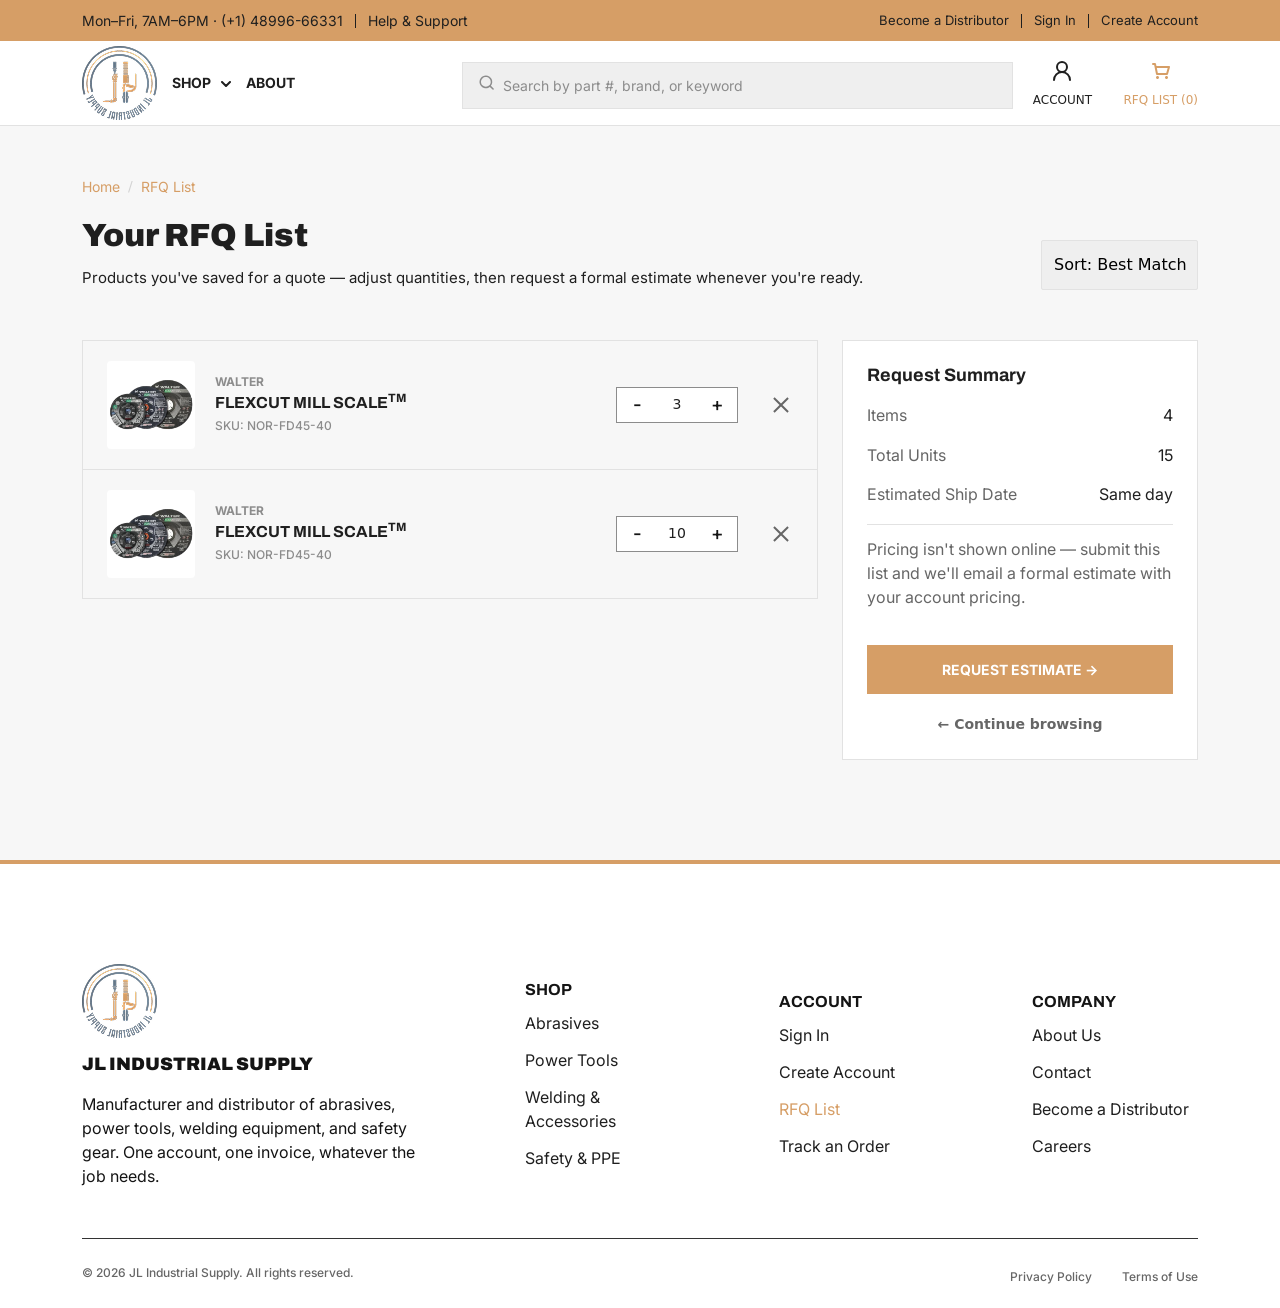
<file: rfq-list.html>
<!DOCTYPE html>
<html lang="en">

<head>
    <meta charset="UTF-8">
    <meta name="viewport" content="width=device-width, initial-scale=1.0">
    <title>rfq-list</title>
    <link rel="stylesheet" href="https://cdnjs.cloudflare.com/ajax/libs/font-awesome/6.7.2/css/all.min.css">
    <link href="https://cdn.jsdelivr.net/npm/bootstrap@5.3.8/dist/css/bootstrap.min.css" rel="stylesheet">
    <link rel="stylesheet" href="https://cdnjs.cloudflare.com/ajax/libs/OwlCarousel2/2.3.4/assets/owl.carousel.min.css">
    <link rel="stylesheet" href="https://cdnjs.cloudflare.com/ajax/libs/font-awesome/6.5.1/css/all.min.css">
    <link rel="stylesheet"
        href="https://cdnjs.cloudflare.com/ajax/libs/OwlCarousel2/2.3.4/assets/owl.theme.default.min.css">
    <link rel="stylesheet" href="style.css">
    <link rel="stylesheet" href="responsive.css">
</head>

<body>
    <!-------------------header_start----------------->
    <header>
        <div class="top-header">
            <div class="container">
                <div class="row">
                    <div class="col-xxl-4 col-xl-6 col-lg-6 col-md-12 col-sm-12">
                        <div class="helpBox">
                            <div>
                                <a href="(+1) 48996-66331">Mon–Fri, 7AM–6PM · (+1) 48996-66331</a>
                            </div>
                            <div class="line"></div>
                            <div>
                                <a href="Help & Support">Help & Support</a>
                            </div>
                        </div>
                    </div>
                    <div class="col-xxl-4 col-xl-6 col-lg-6 col-md-12 col-sm-12">
                        <div class="user-details">
                            <a href="javascript:void(0)">Become a Distributor</a>
                            <div class="line"></div>
                            <a href="sign-in.html">Sign In</a>
                            <div class="line"></div>
                            <a href="create-an-account.html">Create Account</a>
                        </div>
                    </div>
                </div>
            </div>
        </div>

        <div class="navication-header">
            <div class="container">
                <div class="row">
                    <div class="col-xxl-3 col-xl-3 col-lg-3">
                        <div class="logo-section">
                            <a href="index.html"><img src="Logo/JL-Industrial-logo.png" alt=""></a>
                            <nav>
                                <ul>
                                    <li><a href="product-list.html">SHOP<svg width="10" height="6" viewBox="0 0 10 6" fill="none"
                                                xmlns="http://www.w3.org/2000/svg">
                                                <path d="M1 0.999999L5 5L9 1" stroke="#1F1F1F" stroke-width="2"
                                                    stroke-linecap="round" stroke-linejoin="round" />
                                            </svg></a></li>
                                    <li><a href="about-us.html">ABOUT</a></li>
                                </ul>
                            </nav>
                        </div>
                    </div>
                    <div class="col-xxl-8 col-xl-8 col-lg-9">
                        <div class="user-section">
                            <div class="contact-details">
                                <form class="Search-ber">
                                    <svg width="18" height="18" viewBox="0 0 18 18" fill="none"
                                        xmlns="http://www.w3.org/2000/svg">
                                        <path fill-rule="evenodd" clip-rule="evenodd"
                                            d="M7.87501 1.5C6.85845 1.50009 5.85666 1.74327 4.9532 2.20927C4.04974 2.67527 3.27083 3.35056 2.68143 4.17882C2.09204 5.00707 1.70926 5.96426 1.56504 6.97053C1.42081 7.97681 1.51932 9.00298 1.85234 9.96344C2.18536 10.9239 2.74324 11.7908 3.47943 12.4918C4.21563 13.1928 5.10879 13.7076 6.08439 13.9932C7.06 14.2788 8.08976 14.327 9.08777 14.1337C10.0858 13.9404 11.0231 13.5112 11.8215 12.882L14.5605 15.621C14.702 15.7576 14.8914 15.8332 15.0881 15.8315C15.2847 15.8298 15.4728 15.7509 15.6119 15.6119C15.7509 15.4728 15.8298 15.2847 15.8315 15.0881C15.8332 14.8914 15.7576 14.702 15.621 14.5605L12.882 11.8215C13.623 10.8815 14.0844 9.7518 14.2133 8.56179C14.3423 7.37179 14.1336 6.16952 13.6112 5.09257C13.0887 4.01562 12.2737 3.10752 11.2592 2.47217C10.2448 1.83683 9.07198 1.49992 7.87501 1.5ZM3.00001 7.875C3.00001 6.58207 3.51362 5.34209 4.42786 4.42785C5.3421 3.51361 6.58208 3 7.87501 3C9.16794 3 10.4079 3.51361 11.3222 4.42785C12.2364 5.34209 12.75 6.58207 12.75 7.875C12.75 9.16793 12.2364 10.4079 11.3222 11.3221C10.4079 12.2364 9.16794 12.75 7.87501 12.75C6.58208 12.75 5.3421 12.2364 4.42786 11.3221C3.51362 10.4079 3.00001 9.16793 3.00001 7.875Z"
                                            fill="#8C8C8C" />
                                    </svg>
                                    <input type="text" placeholder="Search by part #, brand, or keyword">
                                </form>
                            </div>
                            <div class="user_details">
                                <div class="user_detail">
                                    <a href="create-an-account.html">
                                        <div>
                                            <svg width="24" height="24" viewBox="0 0 24 24" fill="none"
                                                xmlns="http://www.w3.org/2000/svg">
                                                <path
                                                    d="M12 13C14.7614 13 17 10.7614 17 8C17 5.23858 14.7614 3 12 3C9.23858 3 7 5.23858 7 8C7 10.7614 9.23858 13 12 13Z"
                                                    stroke="#1F1F1F" stroke-width="2" stroke-linecap="round"
                                                    stroke-linejoin="round" />
                                                <path
                                                    d="M20 21C20 18.8783 19.1571 16.8434 17.6569 15.3431C16.1566 13.8429 14.1217 13 12 13C9.87827 13 7.84344 13.8429 6.34315 15.3431C4.84285 16.8434 4 18.8783 4 21"
                                                    stroke="#1F1F1F" stroke-width="2" stroke-linecap="round"
                                                    stroke-linejoin="round" />
                                            </svg>
                                        </div>
                                        <div>
                                            <h6>ACCOUNT</h6>
                                        </div>
                                    </a>
                                    <a class="active" href="rfq-list.html">
                                        <div>
                                            <svg width="18" height="16" viewBox="0 0 18 16" fill="none"
                                                xmlns="http://www.w3.org/2000/svg">
                                                <path
                                                    d="M5.5 16C6.32843 16 7 15.3284 7 14.5C7 13.6716 6.32843 13 5.5 13C4.67157 13 4 13.6716 4 14.5C4 15.3284 4.67157 16 5.5 16Z"
                                                    fill="#d69e66" />
                                                <path
                                                    d="M14.5 16C15.3284 16 16 15.3284 16 14.5C16 13.6716 15.3284 13 14.5 13C13.6716 13 13 13.6716 13 14.5C13 15.3284 13.6716 16 14.5 16Z"
                                                    fill="#d69e66" />
                                                <path d="M1 1H3L3.6 4M3.6 4L5 11H15L17 4H3.6Z" stroke="#d69e66"
                                                    stroke-width="2" stroke-linecap="round" stroke-linejoin="round" />
                                            </svg>
                                        </div>
                                        <div>
                                            <h6 class="active">RFQ LIST (0)</h6>
                                        </div>
                                    </a>
                                </div>
                            </div>
                        </div>
                    </div>
                </div>
            </div>
        </div>
    </header>
    <!-------------------header_end----------------->


    <!------------------requered_section_start------------------->
    <section class="requerd_section">
        <div class="container">
            <div class="row arcive">
                <div class="col-lg-9">
                    <div class="Abrasives_text_box">
                        <div class="Abrasives-link">
                            <a class="active" href="index.html">Home</a>/
                            <a class="active" href="javascript:void(0)">RFQ List</a>
                        </div>
                        <div class="Abrasives_titel">
                            <h2>Your RFQ List</h2>
                            <p>Products you've saved for a quote — adjust quantities, then request a formal estimate whenever you're ready.</p>
                        </div>
                    </div>
                </div>
                <div class="col-lg-3">
                    <div class="productOption_value">
                        <label class="wrapper-select">
                            <select class="select">
                                <option value="">Sort: Best Match</option>
                            </select>
                        </label>
                    </div>
                </div>
            </div>
            <div class="row slide-start">
                <div class="col-xxl-8 col-xl-8 col-lg-8 col-md-12 col-sm-12">
                    <div class="request_listBox">
                        <div class="show_product_content">
                            <div class="show_product_price">
                                <div class="jcnj">
                                    <div>
                                        <div class="show_thumbel">
                                            <img src="image/flexcut.png" alt="" class="img-fluid">
                                        </div>
                                    </div>
                                    <div class="show_thumbel_text">
                                        <h3>WALTER</h3>
                                        <h2>FLEXCUT MILL SCALE<sup>tm</sup></h2>
                                        <p>SKU: NOR-FD45-40</p>
                                    </div>
                                </div>
                                <div class="increment_patten">
                                    <div>
                                        <div class="incre_decre_btn hf">
                                            <button class="decrement">-</button>
                                            <span>3</span>
                                            <button class="increment">+</button>
                                        </div>
                                    </div>
                                    <div class="crose">
                                        <div class="click_crose">
                                        </div>
                                    </div>
                                </div>
                            </div>
                        </div>
                        <div class="show_product_content">
                            <div class="show_product_price">
                                <div class="jcnj">
                                    <div>
                                        <div class="show_thumbel">
                                            <img src="image/flexcut.png" alt="" class="img-fluid">
                                        </div>
                                    </div>
                                    <div class="show_thumbel_text">
                                        <h3>WALTER</h3>
                                        <h2>FLEXCUT MILL SCALE<sup>tm</sup></h2>
                                        <p>SKU: NOR-FD45-40</p>
                                    </div>
                                </div>
                                <div class="increment_patten">
                                    <div>
                                        <div class="incre_decre_btn hf">
                                            <button class="decrement">-</button>
                                            <span>10</span>
                                            <button class="increment">+</button>
                                        </div>
                                    </div>
                                    <div class="crose">
                                        <div class="click_crose">
                                        </div>
                                    </div>
                                </div>
                            </div>
                        </div>
                    </div>
                </div>

                <div class="col-xxl-4 col-xl-4 col-lg-4 col-md-12 col-sm-12">

                    <div class="summary_box">
                        <h3>Request Summary</h3>
                        <div>
                            <div class="ite">
                                <h5>Items</h5>
                            </div>
                            <div class="ite-number">
                                <h5>4</h5>
                            </div>
                        </div>
                        <div>
                            <div class="ite">
                                <h5>Total Units</h5>
                            </div>
                            <div class="ite-number">
                                <h5>15</h5>
                            </div>
                        </div>
                        <div>
                            <div class="ite">
                                <h5>Estimated Ship Date</h5>
                            </div>
                            <div class="ite-number">
                                <h5>Same day</h5>
                            </div>
                        </div>
                        <div class="sumary_pra">
                            <p>Pricing isn't shown online — submit this list and we'll email a formal estimate with your
                                account pricing.</p>
                        </div>
                        <div class="request_btn">
                            <a href="">REQUEST ESTIMATE →</a>
                        </div>
                        <div class="browsing_btn">
                            <div>
                                <a href="">← Continue browsing</a>
                            </div>
                        </div>
                    </div>
                </div>
            </div>
        </div>
    </section>
    <!--------requerd_section_end---------->

    <!--------------------popup_start----------->

    <section class="popup">
        <form action="" class="popup_box">
            <div class="crose1">
                <div class="click_crose">
                </div>
            </div>
            <div class="popup_text">
                <h4>ONE LAST STEP</h4>
                <h2>Where Should We Send Your Estimate?</h2>
                <p>We'll price out all 4 items on your list — including account-tier discounts — and email a formal,
                    no-obligation estimate within one business day.</p>
            </div>
            <div class="account_detailesBox metadata-gap">
                <label for="email-send">EMAIL ADDRESS</label>
                <input type="email" placeholder="" id="email-send" required>
            </div>
            <div class="account_detailesBox metadata-gap">
                <label for="optional">COMPANY NAME (OPTIONAL)</label>
                <input type="text" placeholder="" id="optional" required>
            </div>
            <div class="estimate">
                <button type="submit">SEND MY ESTIMATE</button>
            </div>
            <div class="no_updet">
                <div>
                    <svg width="10" height="8" viewBox="0 0 10 8" fill="none" xmlns="http://www.w3.org/2000/svg">
                        <path
                            d="M-0.000133097 3.92861L1.30171 2.62215L3.43914 4.72265L8.18026 -1.10269e-05L9.49134 1.30645L3.43914 7.32634L-0.000133097 3.92861Z"
                            fill="#1F7A4D" />
                    </svg>
                </div>
                <div>
                    <p>No spam. We'll only email your estimate and order updates.</p>
                </div>
            </div>
        </form>
    </section>


    <!---------popup_end------------->
    <!----------------------------footer_start----------------------->
    <footer>
        <div class="container">
            <div class="footer_border">
                <div class="row">
                    <div class="col-xxl-4 col-xl-4 col-lg-4 col-md-6 col-sm-12">
                        <div class="footerLogo_section">
                            <a class="footer_logo" href="javascript:void(0)"><img src="Logo/footer_logo.png" alt=""></a>
                            <h3>JL INDUSTRIAL SUPPLY</h3>
                            <p>Manufacturer and distributor of abrasives, power tools, welding equipment, and safety
                                gear. One account, one invoice, whatever the job needs.</p>
                        </div>
                    </div>

                    <div class="col-xxl-2 col-xl-2 col-lg-2 col-md-6 col-sm-12">
                        <div class="footerText_section">
                            <h3>SHOP</h3>
                            <ul>
                                <li><a href="product-detail.html">Abrasives</a></li>
                                <li><a href="javascript:void(0)">Power Tools</a></li>
                                <li><a href="javascript:void(0)">Welding & Accessories</a></li>
                                <li><a href="javascript:void(0)">Safety & PPE</a></li>
                            </ul>
                        </div>
                    </div>


                    <div class="col-xxl-2 col-xl-2 col-lg-2 col-md-6 col-sm-12">
                        <div class="footerText_section">
                            <h3>ACCOUNT</h3>
                            <ul>
                                <li><a href="sign-in.html">Sign In</a></li>
                                <li><a href="create-an-account.html">Create Account</a></li>
                                <li><a class="active" href="rfq-list.html">RFQ List</a></li>
                                <li><a href="javascript:void(0)">Track an Order</a></li>
                            </ul>
                        </div>
                    </div>


                    <div class="col-xxl-2 col-xl-2 col-lg-2 col-md-6 col-sm-12">
                        <div class="footerText_section">
                            <h3>COMPANY</h3>
                            <ul>
                                <li><a href="about-us.html">About Us</a></li>
                                <li><a href="contact-us.html">Contact</a></li>
                                <li><a href="javascript:void(0)">Become a Distributor</a></li>
                                <li><a href="javascript:void(0)">Careers</a></li>
                            </ul>
                        </div>
                    </div>
                </div>
            </div>

            <div class="footer-bottom">
                <p>© 2026 JL Industrial Supply. All rights reserved.</p>

                <div class="footer-links">
                    <a href="privacy-policy.html">Privacy Policy</a>
                    <a href="terms-of-use.html">Terms of Use</a>
                </div>
            </div>
        </div>
    </footer>
    <!----------------------------------footer_end----------------------->
    <!-------------------js_link_start----------------------->
    <script src="https://cdnjs.cloudflare.com/ajax/libs/jquery/3.7.1/jquery.min.js"></script>
    <script src="https://cdnjs.cloudflare.com/ajax/libs/OwlCarousel2/2.3.4/owl.carousel.min.js"></script>
    <script src="https://cdn.jsdelivr.net/npm/bootstrap@5.3.8/dist/js/bootstrap.bundle.min.js"></script>
     <script src="app.js"></script>
    <!--------------js_link_end------------------>
    <script>
 document.addEventListener("click", function(e) {

    // Increment
    if(e.target.classList.contains("increment")) {

        let box = e.target.closest(".incre_decre_btn");
        let count = box.querySelector("span");

        let value = Number(count.innerText);
        value++;

        count.innerText = value;
    }


    // Decrement
    if(e.target.classList.contains("decrement")) {

        let box = e.target.closest(".incre_decre_btn");
        let count = box.querySelector("span");

        let value = Number(count.innerText);

        if(value > 1) {
            value--;
            count.innerText = value;
        }
    }

});
    </script>
    <script>
  document.addEventListener("click", function(e) {

    if(e.target.closest(".click_crose")) {

        let closeBtn = e.target.closest(".click_crose");

        let product = closeBtn.closest(".show_product_content");

        if(product) {
            product.remove();
        }

    }

});
    </script>

</body>
</html>
</file>
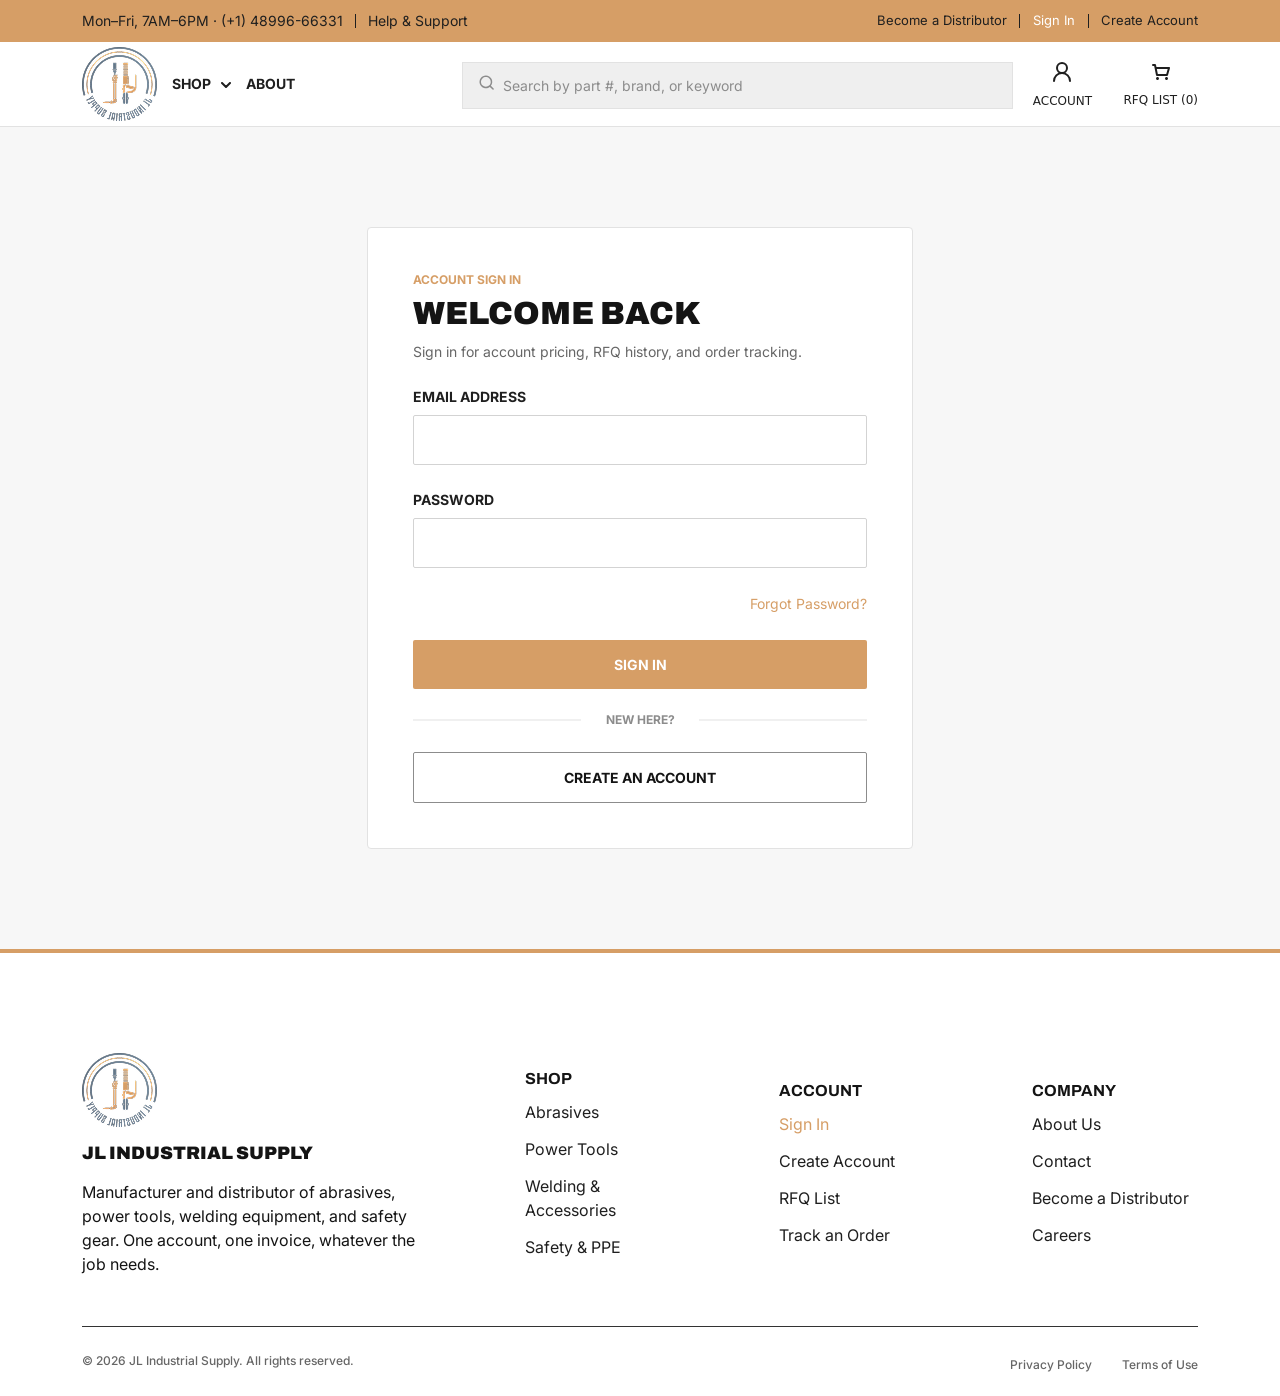
<file: sign-in.html>
<!DOCTYPE html>
<html lang="en">

<head>
    <meta charset="UTF-8">
    <meta name="viewport" content="width=device-width, initial-scale=1.0">
    <title>sign-in</title>
    <link rel="stylesheet" href="https://cdnjs.cloudflare.com/ajax/libs/font-awesome/6.7.2/css/all.min.css">
    <link href="https://cdn.jsdelivr.net/npm/bootstrap@5.3.8/dist/css/bootstrap.min.css" rel="stylesheet">
    <link rel="stylesheet" href="https://cdnjs.cloudflare.com/ajax/libs/OwlCarousel2/2.3.4/assets/owl.carousel.min.css">
    <link rel="stylesheet"
        href="https://cdnjs.cloudflare.com/ajax/libs/OwlCarousel2/2.3.4/assets/owl.theme.default.min.css">
    <link rel="stylesheet" href="style.css">
    <link rel="stylesheet" href="responsive.css">
</head>
<body>
    <!-------------------header_start----------------->
    <header>
        <div class="top-header">
            <div class="container">
                <div class="row">
                    <div class="col-xxl-4 col-xl-6 col-lg-6 col-md-12 col-sm-12">
                        <div class="helpBox">
                            <div>
                                <a href="(+1) 48996-66331">Mon–Fri, 7AM–6PM · (+1) 48996-66331</a>
                            </div>
                            <div class="line"></div>
                            <div>
                                <a href="Help & Support">Help & Support</a>
                            </div>
                        </div>
                    </div>
                    <div class="col-xxl-4 col-xl-6 col-lg-6 col-md-12 col-sm-12">
                        <div class="user-details">
                            <a href="javascript:void(0)">Become a Distributor</a>
                            <div class="line"></div>
                            <a class="active2" href="sign-in.html">Sign In</a>
                            <div class="line"></div>
                            <a href="create-an-account.html">Create Account</a>
                        </div>

                    </div>
                </div>
            </div>
        </div>

        <div class="navication-header">
            <div class="container">
                <div class="row">
                    <div class="col-xxl-3 col-xl-3 col-lg-3">
                        <div class="logo-section">
                            <a href="index.html"><img src="Logo/JL-Industrial-logo.png" alt=""></a>
                            <nav>
                                <ul>
                                    <li><a href="product-list.html">SHOP<svg width="10" height="6" viewBox="0 0 10 6" fill="none"
                                                xmlns="http://www.w3.org/2000/svg">
                                                <path d="M1 0.999999L5 5L9 1" stroke="#1F1F1F" stroke-width="2"
                                                    stroke-linecap="round" stroke-linejoin="round" />
                                            </svg></a></li>
                                    <li><a href="about-us.html">ABOUT</a></li>
                                </ul>
                            </nav>
                        </div>
                    </div>
                    <div class="col-xxl-8 col-xl-8 col-lg-9">
                        <div class="user-section">
                            <div class="contact-details">
                                <form class="Search-ber">
                                    <svg width="18" height="18" viewBox="0 0 18 18" fill="none"
                                        xmlns="http://www.w3.org/2000/svg">
                                        <path fill-rule="evenodd" clip-rule="evenodd"
                                            d="M7.87501 1.5C6.85845 1.50009 5.85666 1.74327 4.9532 2.20927C4.04974 2.67527 3.27083 3.35056 2.68143 4.17882C2.09204 5.00707 1.70926 5.96426 1.56504 6.97053C1.42081 7.97681 1.51932 9.00298 1.85234 9.96344C2.18536 10.9239 2.74324 11.7908 3.47943 12.4918C4.21563 13.1928 5.10879 13.7076 6.08439 13.9932C7.06 14.2788 8.08976 14.327 9.08777 14.1337C10.0858 13.9404 11.0231 13.5112 11.8215 12.882L14.5605 15.621C14.702 15.7576 14.8914 15.8332 15.0881 15.8315C15.2847 15.8298 15.4728 15.7509 15.6119 15.6119C15.7509 15.4728 15.8298 15.2847 15.8315 15.0881C15.8332 14.8914 15.7576 14.702 15.621 14.5605L12.882 11.8215C13.623 10.8815 14.0844 9.7518 14.2133 8.56179C14.3423 7.37179 14.1336 6.16952 13.6112 5.09257C13.0887 4.01562 12.2737 3.10752 11.2592 2.47217C10.2448 1.83683 9.07198 1.49992 7.87501 1.5ZM3.00001 7.875C3.00001 6.58207 3.51362 5.34209 4.42786 4.42785C5.3421 3.51361 6.58208 3 7.87501 3C9.16794 3 10.4079 3.51361 11.3222 4.42785C12.2364 5.34209 12.75 6.58207 12.75 7.875C12.75 9.16793 12.2364 10.4079 11.3222 11.3221C10.4079 12.2364 9.16794 12.75 7.87501 12.75C6.58208 12.75 5.3421 12.2364 4.42786 11.3221C3.51362 10.4079 3.00001 9.16793 3.00001 7.875Z"
                                            fill="#8C8C8C" />
                                    </svg>
                                    <input type="text" placeholder="Search by part #, brand, or keyword">
                                </form>
                            </div>
                            <div class="user_details">
                                <div class="user_detail">
                                    <a href="create-an-account.html">
                                        <div>
                                            <svg width="24" height="24" viewBox="0 0 24 24" fill="none"
                                                xmlns="http://www.w3.org/2000/svg">
                                                <path
                                                    d="M12 13C14.7614 13 17 10.7614 17 8C17 5.23858 14.7614 3 12 3C9.23858 3 7 5.23858 7 8C7 10.7614 9.23858 13 12 13Z"
                                                    stroke="#1F1F1F" stroke-width="2" stroke-linecap="round"
                                                    stroke-linejoin="round" />
                                                <path
                                                    d="M20 21C20 18.8783 19.1571 16.8434 17.6569 15.3431C16.1566 13.8429 14.1217 13 12 13C9.87827 13 7.84344 13.8429 6.34315 15.3431C4.84285 16.8434 4 18.8783 4 21"
                                                    stroke="#1F1F1F" stroke-width="2" stroke-linecap="round"
                                                    stroke-linejoin="round" />
                                            </svg>

                                        </div>
                                        <div>
                                            <h6>ACCOUNT</h6>
                                        </div>
                                    </a>
                                    <a href="rfq-list.html">
                                        <div>
                                            <svg width="18" height="16" viewBox="0 0 18 16" fill="none"
                                                xmlns="http://www.w3.org/2000/svg">
                                                <path
                                                    d="M5.5 16C6.32843 16 7 15.3284 7 14.5C7 13.6716 6.32843 13 5.5 13C4.67157 13 4 13.6716 4 14.5C4 15.3284 4.67157 16 5.5 16Z"
                                                    fill="#1F1F1F" />
                                                <path
                                                    d="M14.5 16C15.3284 16 16 15.3284 16 14.5C16 13.6716 15.3284 13 14.5 13C13.6716 13 13 13.6716 13 14.5C13 15.3284 13.6716 16 14.5 16Z"
                                                    fill="#1F1F1F" />
                                                <path d="M1 1H3L3.6 4M3.6 4L5 11H15L17 4H3.6Z" stroke="#1F1F1F"
                                                    stroke-width="2" stroke-linecap="round" stroke-linejoin="round" />
                                            </svg>
                                        </div>
                                        <div>
                                            <h6>RFQ LIST (0)</h6>
                                        </div>
                                    </a>
                                </div>
                            </div>
                        </div>
                    </div>
                </div>
            </div>
        </div>
    </header>
    <!-------------------header_end----------------->
    <!----------------------sign-in_section_start-------------------->
    <section class="sign-in_section">
        <div class="container">
            <div class="row sign-in_middel">
                <div class="col-xxl-6 col-xl-6 col-lg-8 col-md-12 col-sm-12">
                    <form class="sign-in" action="">
                        <div class="from_list">
                            <h6>ACCOUNT SIGN IN</h6>
                            <h2>Welcome Back</h2>
                            <p>Sign in for account pricing, RFQ history, and order tracking.</p>
                            <div>
                                <label for="email-address">EMAIL ADDRESS</label>
                                <input type="email" placeholder="" id="email-address" required>
                            </div>
                            <div>
                                <label for="password">PASSWORD</label>
                                <input type="password" placeholder="" id="password" required>
                            </div>
                            <div class="forgot-password">
                                <a class="Forgot" href="javascript:void(0)">Forgot password?</a>
                            </div>
                            <div>
                            <button type="submit" class="sign_bt" href="javascript:void(0)">SIGN IN</button>
                            </div>
                            <h4>NEW HERE?</h4>
                            <a href="create-an-account.html" class="create">CREATE AN ACCOUNT</a>
                        </div>

                    </form>


                </div>



            </div>
        </div>


    </section>
    <!---------------------------sign-in_section_end-------------------------->
    <!----------------------------footer_start----------------------->
    <footer>
        <div class="container">
            <div class="footer_border">
                <div class="row">
                    <div class="col-xxl-4 col-xl-4 col-lg-4 col-md-6 col-sm-12">
                        <div class="footerLogo_section">
                            <a class="footer_logo" href="javascript:void(0)"><img src="Logo/footer_logo.png" alt=""></a>
                            <h3>JL INDUSTRIAL SUPPLY</h3>
                            <p>Manufacturer and distributor of abrasives, power tools, welding equipment, and safety
                                gear. One account, one invoice, whatever the job needs.</p>
                        </div>
                    </div>

                    <div class="col-xxl-2 col-xl-2 col-lg-2 col-md-6 col-sm-12">
                        <div class="footerText_section">
                            <h3>SHOP</h3>
                            <ul>
                                <li><a href="product-detail.html">Abrasives</a></li>
                                <li><a href="javascript:void(0)">Power Tools</a></li>
                                <li><a href="javascript:void(0)">Welding & Accessories</a></li>
                                <li><a href="javascript:void(0)">Safety & PPE</a></li>
                            </ul>
                        </div>
                    </div>


                    <div class="col-xxl-2 col-xl-2 col-lg-2 col-md-6 col-sm-12">
                        <div class="footerText_section">
                            <h3>ACCOUNT</h3>
                            <ul>
                                <li><a class="active" href="sign-in.html">Sign In</a></li>
                                <li><a href="create-an-account.html">Create Account</a></li>
                                <li><a href="rfq-list.html">RFQ List</a></li>
                                <li><a href="javascript:void(0)">Track an Order</a></li>
                            </ul>
                        </div>
                    </div>


                    <div class="col-xxl-2 col-xl-2 col-lg-2 col-md-6 col-sm-12">
                        <div class="footerText_section">
                            <h3>COMPANY</h3>
                            <ul>
                                <li><a href="about-us.html">About Us</a></li>
                                <li><a href="contact-us.html">Contact</a></li>
                                <li><a href="javascript:void(0)">Become a Distributor</a></li>
                                <li><a href="javascript:void(0)">Careers</a></li>
                            </ul>
                        </div>
                    </div>
                </div>
            </div>

            <div class="footer-bottom">
                <p>© 2026 JL Industrial Supply. All rights reserved.</p>

                <div class="footer-links">
                    <a href="privacy-policy.html">Privacy Policy</a>
                    <a href="terms-of-use.html">Terms of Use</a>
                </div>
            </div>
        </div>
    </footer>
    <!----------------------------------footer_end----------------------->
    <!-------------------js_link_start----------------------->
    <script src="https://cdn.jsdelivr.net/npm/bootstrap@5.3.8/dist/js/bootstrap.bundle.min.js"></script>
    <script src="https://cdnjs.cloudflare.com/ajax/libs/jquery/3.7.1/jquery.min.js"></script>
    <script src="https://cdnjs.cloudflare.com/ajax/libs/OwlCarousel2/2.3.4/owl.carousel.min.js"></script>
     <script src="app.js"></script>
    <!--------------js_link_end------------------>
</body>

</html>
</file>
<file: style.css>
@import url("https://fonts.googleapis.com/css2?family=Archivo:wght@100..900&display=swap");
@import url("https://fonts.googleapis.com/css2?family=Inter:wght@100..900&display=swap");

* {
  padding: 0;
  margin: 0;
  box-sizing: border-box;
}

:root {
  --primary-color: #d69e66;
  --secondary-color: #ffffff;
  --black: #1f1f1f;
  --pragraph-color: #666666;
  --padding: 20px;
  --margin: 20px;
  --font-size: 20px;
  --font-family-tittle: "Archivo", sans-serif;
  --font-family-pragraph: "Inter", sans-serif;
}

body :where(h1) {
  font-size: calc(var(--font-size) + 36px);
  font-family: var(--font-family-tittle);
  color: var(--secondary-color);
  font-weight: 900;
}

body :where(h2) {
  font-size: calc(var(--font-size) + 20px);
  font-family: var(--font-family-tittle);
  color: var(--black);
  font-weight: 900;
}

body :where(h3) {
  font-size: calc(var(--font-size) + 2px);
  font-family: var(--font-family-tittle);
  color: var(--black);
  font-weight: 700;
}

body :where(p) {
  font-size: calc(var(--font-size) - 2px);
  font-family: var(--font-family-pragraph);
  color: var(--pragraph-color);
  font-weight: 400;
}

body :where(a) {
  text-decoration: none;
  display: inline-block;
}

/**********header_start*******/
header {
  border-bottom: 1px solid #e2e2e2;
}

.row {
  justify-content: space-between;
  align-items: center;
}

.top-header {
  background-color: var(--primary-color);
}

.helpBox {
  display: flex;
  gap: 20px;
  align-items: center;
}

.helpBox > div > a,
.user-details > a {
  color: var(--black);
  font-size: calc(var(--font-size) - 6px);
  font-family: var(--font-family-pragraph);
  font-weight: 400;
  padding: calc(var(--padding) - 10px) calc(var(--padding) * 0);
}

.line {
  width: 1px;
  height: 14px;
  background-color: var(--black);
}
.count{
  width: 40px;
  display: flex;
  justify-content: center;
}
.user-details {
  display: flex;
  justify-content: flex-end;
  gap: 20px;
  align-items: center;
}

.logo-section {
  display: flex;
  align-items: center;
}

.logo-section nav > ul {
  display: flex;
  gap: 32px;
}

.logo-section > nav > ul > li > a > svg {
  margin-left: 12px;
}

.logo-section > nav > ul > li {
  list-style: none;
  text-decoration: none;
}

.logo-section > nav > ul > li > a {
  color: var(--black);
  font-weight: 700;
  font-family: var(--font-family-pragraph);
  font-size: calc(var(--font-size) - 6px);
}

.user-section {
  display: flex;
  justify-content: space-between;
  align-items: center;
  gap: 32px;
}

.navication-header {
  padding: 5px 0px;
}

.user_details {
  width: 15%;
}

.user_detail {
  width: 100%;
  display: flex;
  justify-content: space-between;
  align-items: center;
}

.user_detail > a {
  text-align: center;
}

.contact-details {
  width: 80%;
}

.user_detail > a > div > h6 {
  color: var(--black);
  font-weight: 500;
  font-size: calc(var(--font-size) - 8px);
  margin-top: 10px;
  margin-bottom: 0;
}

.Search-ber {
  position: relative;
  width: 100%;
}

.Search-ber svg {
  position: absolute;
  left: 16px;
  top: 50%;
  transform: translateY(-50%);
}

.Search-ber input {
  width: 100%;
  padding: calc(var(--padding) - 8px) calc(var(--padding) - 4px);
  outline: none;
  border: 1px solid #e2e2e2;
  background-color: #efefef;
  padding-left: calc(var(--padding) + 20px);
  font-family: var(--font-family-pragraph);
  font-weight: 400;
  color: #8c8c8c;
  font-size: calc(var(--font-size) - 6px);
}

.Search-ber input::placeholder {
  color: #8c8c8c;
  font-weight: 400;
}

/*****************header-end***************/
/**************hero_section_start**************/
.fast-banner {
  background: url(image/hero-banner.png);
  background-repeat: no-repeat;
  background-position: center;
  position: relative;
  z-index: 1;
  border-bottom: 4px solid #d69e66;
}

.fast-banner::after {
  content: "";
  width: 100%;
  height: 100%;
  background: linear-gradient(
    64.02deg,
    rgba(20, 20, 20, 0.475) 11.37%,
    rgba(20, 20, 20, 0.36) 52.51%,
    rgba(20, 20, 20, 0.46) 86.16%
  );
  position: absolute;
  z-index: -1;
  top: 0;
  left: 0;
}

#slider {
  position: relative;
}

.fast-banner .swiper-button-prev::after,
.swiper-button-next::after {
  display: none;
}

.fast-banner .swiper-button-prev,
.fast-banner .swiper-button-next {
  width: 44px;
  height: 44px;
  background-color: #14141466;
  border: 1px solid #ffffff4d;
  display: flex;
  justify-content: center;
  align-items: center;
  border-radius: 50%;
}

.fast-banner .swiper-button-prev svg,
.swiper-button-next svg {
  width: 18px !important;
  height: 18px !important;
}

.fast-banner .swiper-button-prev,
.fast-banner .swiper-button-next {
  top: 50%;
  transform: translateY(-50%);
}

.fast-banner .swiper-pagination {
  text-align: left;
}

.fast-banner .swiper-button-prev {
  left: 10px;
}

.fast-banner .swiper-pagination-bullet {
  background-color: var(--primary-color) !important;
  width: 40px;
  height: 4px;
  border-radius: 0;
}

.fast-banner .swiper-button-next {
  right: 10px;
}

.heroSection_text {
  padding-top: calc(var(--padding) + 45px);
  padding-bottom: calc(var(--padding) * 3);
}

.heroSection_text > h1 {
  margin-bottom: 12px;
}

.heroSection_text > p {
  color: var(--secondary-color);
  margin-bottom: 32px;
}

.heroSecton_bt_n {
  display: flex;
  gap: 16px;
  margin-top: 2em;
  font-family: var(--font-family-pragraph);
}

.heroSecton_bt_n > a:first-child,
.heroSecton_bt_n > a:last-child {
  background-color: var(--primary-color);
  color: var(--secondary-color);
  font-family: var(--font-family-pragraph);
  font-weight: 700;
  font-size: calc(var(--font-size) - 5px);
  padding: calc(var(--padding) - 6px) calc(var(--padding) + 8px);
  border-radius: 2px;
}

.heroSecton_bt_n > a:last-child {
  border: 1px solid #ffffff;
  background-color: transparent;
}

/**************hero_section_end****************/
/****************SHOP-CATEGORY-start************/
.SHOP-CATEGORY {
  background-color: #f7f7f7;
  padding: calc(var(--padding) * 5) calc(var(--padding) * 0);
}

.SHOPBYstartCATEGORY-text {
  text-align: center;
  width: 50%;
  margin: auto;
  margin-bottom: calc(var(--margin) + 30px);
}

.SHOPBYstartCATEGORY-text > h6 {
  font-size: calc(var(--font-size) - 8px);
  color: var(--primary-color);
  font-family: var(--font-family-pragraph);
  font-weight: 700;
  margin-bottom: calc(var(--margin) - 8px);
}

.SHOPBYstartCATEGORY-text > h2 {
  margin-bottom: calc(var(--margin) - 8px);
}

.SHOPBYstartCATEGORY-text > p {
  margin: 0;
}

.shop-box {
  border-radius: 10px;
  overflow: hidden;
  border: 1px solid #e2e2e2;
}

.shop-box > img {
  width: 100%;
}

.shop-box > div {
  padding: calc(var(--padding) - 4px);
}

.shop-box > div > h3 {
  margin-bottom: calc(var(--margin) - 10px);
}

.shop-box > div > a {
  border: 1px solid #8c8c8c;
  width: 100%;
  border-radius: 2px;
  color: #262626;
  font-weight: 700;
  font-size: calc(var(--font-size) - 8px);
  font-family: var(--font-family-pragraph);
  text-align: center;
  padding: calc(var(--padding) - 10px) calc(var(--padding) * 0);
}

.margin-bottom {
  row-gap: calc(var(--margin) + 30px);
}

/*********************SHOP-CATEGORY-end***************/

/********************buyer_use_start************/
.Buyer-us {
  background-color: #637483;
  padding: calc(var(--padding) * 5) calc(var(--padding) * 0);
}

.Buyer-us_text > h6 {
  color: var(--secondary-color);
  font-weight: 700;
  font-family: var(--font-family-pragraph);
  font-size: calc(var(--font-size) - 8px);
  margin-bottom: 12px;
}

.Buyer-us_text > h2 {
  color: var(--secondary-color);
  margin-bottom: 30px;
  width: 94%;
}

.flex {
  display: flex;
  align-items: center;
  gap: 10px;
  margin-bottom: 22px;
}

.flex:nth-child(0) {
  margin: 0;
}

.product-support > div {
  display: flex;
}

.flex > div > h5 {
  margin: 0;
  color: var(--secondary-color);
  font-size: calc(var(--font-size) - 2px);
  font-weight: 700;
  font-family: var(--font-family-tittle);
}

.round {
  width: 30px;
  height: 30px;
  border-radius: 100%;
  background-color: var(--secondary-color);
  display: flex;
  justify-content: center;
  align-items: center;
}

.buyer-img > img {
  width: 80%;
  border: 8px solid var(--primary-color);
  border-radius: 10px;
  overflow: hidden;
}

/*************buyer_use_end******************/
/*******************brand-slider-start*****************/
.brand-slider {
  padding: calc(var(--padding) * 5) calc(var(--padding) * 0);
}

.brand-text {
  text-align: center;
}

.brand-text > h6 {
  font-family: var(--font-family-pragraph);
  font-weight: 700;
  font-size: calc(var(--font-size) - 8px);
  color: var(--primary-color);
  margin-bottom: 12px;
}

.brand-text > h2 {
  margin-bottom: 12px;
}

.auto-slide {
  display: flex;
  gap: 30px;
  align-items: center;
}

.slideMain {
  margin-top: 50px;
}

/*************************brand-slider-end******************/

/***************************footer_start*********/
footer {
  border-top: 4px solid var(--primary-color);
  padding-top: calc(var(--padding) * 5);
  padding-bottom: var(--padding);
}

.footer_logo {
  margin-bottom: calc(var(--margin) - 4px);
}

.footerLogo_section > h3 {
  font-size: calc(var(--font-size) - 2px);
  font-weight: 900;
  color: #141414;
  font-family: var(--font-family-tittle);
  margin-bottom: calc(var(--margin) - 4px);
}

.footerLogo_section > p {
  line-height: 150%;
  font-weight: 400;
  font-family: var(--font-family-pragraph);
  font-size: calc(var(--font-size) - 4px);
  margin-bottom: 0;
  color: #141414;
}

.footerText_section > h3 {
  color: #141414;
  font-weight: 700;
  font-family: var(--font-family-tittle);
  font-size: calc(var(--font-size) - 4px);
  margin-bottom: 12px;
}

.footerText_section > ul {
  padding: 0;
  margin: 0;
}

.footerText_section > ul > li {
  list-style: none;
  margin-bottom: 12px;
}

.footerText_section > ul > li:last-child {
  margin-bottom: 0;
}

.footerText_section > ul > li > a {
  font-size: calc(var(--font-size) - 4px);
  color: #1f1f1f;
  font-weight: 400;
  font-family: var(--font-family-pragraph);
}
.footer_border {
  border-bottom: 1px solid #333333;
  padding-bottom: calc(var(--padding) + 30px);
  margin-bottom: calc(var(--margin) + 5px);
}
.shop-box > div > h3 {
  height: 50px;
}
.footer-bottom {
  display: flex;
  justify-content: space-between;
}

.footer-bottom > p,
.footer-links > a {
  color: #666666;
  font-size: calc(var(--font-size) - 8px);
  font-weight: 500;
  font-family: var(--font-family-pragraph);
  margin-bottom: 0;
}

.footer-links > a:last-child {
  margin-left: 25px;
}

/**************************footer_end**********************/
/****************About-hero-banner_start***********/
.About-hero-banner {
  background: url(image/about-hero-banner.png);
  height: 680px;
  background-repeat: no-repeat;
  background-size: cover;
  position: relative;
  border-bottom: 4px solid var(--primary-color);
  z-index: 1;
  display: flex;
  justify-content: center;
  align-items: center;
}

.About-hero-banner::after {
  content: "";
  background: linear-gradient(
    64.02deg,
    rgba(20, 20, 20, 0.76) 11.37%,
    rgba(20, 20, 20, 0.576) 52.51%,
    rgba(20, 20, 20, 0.736) 86.16%
  );
  width: 100%;
  height: 100%;
  position: absolute;
  top: 0;
  left: 0;
  z-index: -1;
}

.about-section-text {
  width: 60%;
  margin: auto;
  text-align: center;
  display: flex;
  flex-direction: column;
  align-items: center;
}

.about-section-text > h6 {
  color: var(--primary-color);
  font-size: calc(var(--font-size) - 8px);
  font-weight: 700;
  font-family: var(--font-family-pragraph);
  margin-bottom: 12px;
}

.about-section-text > div {
  max-width: 635px;
}

.about-section-text > div > p {
  color: #e2e2e2;
  line-height: 140%;
  margin-top: 12px;
  margin-bottom: 0;
  font-weight: 400;
  font-size: calc(var(--font-size) - 2px);
}

/****************About-hero-banner_end***********/
/******************our_section_start*****************/
.our_section {
  padding: calc(var(--padding) * 5) calc(var(--padding) * 0);
}

.ourImg {
  border-radius: 10px;
  overflow: hidden;
}

.ourSection_textBox {
  padding-left: calc(var(--padding) - 6px);
}

.ourSection_textBox > h6 {
  color: var(--primary-color);
  font-weight: 700;
  font-size: calc(var(--font-size) - 8px);
  font-family: var(--font-family-pragraph);
  margin-bottom: 12px;
}

.ourSection_textBox > h2 {
  margin-bottom: 0;
}

.ourSection_textBox > p {
  margin-top: 12px;
  color: var(--black);
  line-height: 140%;
  font-weight: 400;
}

/**********our_section_end*********/
/****************************our_value_start***********************/
.our_value {
  background-color: #637483;
  padding: calc(var(--padding) * 5) calc(var(--padding) * 0);
}

.ourValue_text > h6 {
  color: var(--primary-color);
  font-size: calc(var(--font-size) - 8px);
  font-weight: 700;
  font-family: var(--font-family-pragraph);
  margin-bottom: 12px;
}

.ourValue_text > h2 {
  color: var(--secondary-color);
  margin-right: 15px;
  margin-bottom: 24px;
}

.our_valueImg {
  border: 8px solid var(--primary-color);
  border-radius: 10px;
  overflow: hidden;
}

.checkbox > div {
  width: 28px;
  height: 28px;
  background-color: var(--primary-color);
  border-radius: 2px;
  display: flex;
  justify-content: center;
  align-items: center;
}

.ourValue_text > div {
  display: flex;
  gap: 16px;
  max-width: 560px;
  margin-bottom: 30px;
}

.ourValue_text > div:last-child {
  margin-bottom: 0;
}

.Honesty2 {
  color: var(--secondary-color);
  font-weight: 700;
  font-size: calc(var(--font-size) - 2px);
  margin-bottom: 5px;
  font-family: var(--font-family-tittle);
}

.Honesty1 {
  color: var(--secondary-color);
  font-size: calc(var(--font-size) - 6px);
  margin-bottom: 0;
}

/***************************our_value_end**********************/
/********************Meet_section_start***************/
.meet-team {
  padding: calc(var(--padding) * 5) calc(var(--padding) * 0);
}

.Meet-The-Team {
  text-align: center;
}

.Meet-The-Team > h6 {
  color: var(--primary-color);
  font-size: calc(var(--font-size) - 8px);
  font-weight: 700;
  font-family: var(--font-family-pragraph);
  margin-bottom: 12px;
}

.Meet-The-Team > h2 {
  margin-bottom: 0;
}

.meet-imgBox > div {
  border-radius: 4px;
  overflow: hidden;
}

.meet-imgBox > div:last-child {
  margin-top: var(--margin);
}

.meet-imgBox > div > h4 {
  margin-bottom: 5px;
  font-weight: 700;
  font-size: calc(var(--font-size) - 2px);
  font-family: var(--font-family-tittle);
}

.meet-imgBox > div > p {
  font-size: calc(var(--font-size) - 6px);
  margin-bottom: 0;
}

.meet-imgBox > div > img {
  width: 100%;
  height: 370px;
  object-fit: cover;
}

/******************Meet_section_end***************/
/*******************contact_support_start*****************/
.contact_support {
  background: url(image/product-bench.jpg);
  background-repeat: no-repeat;
  background-size: cover;
  position: relative;
  display: flex;
  justify-content: center;
  align-items: center;
  border-top: 4px solid var(--primary-color);
  z-index: 1;
  padding: calc(var(--padding) * 5) calc(var(--padding) * 0);
}

.contact_support::after {
  content: "";
  position: absolute;
  width: 100%;
  height: 100%;
  background: #00000099;
  opacity: 60%;
  top: 0;
  left: 0;
  z-index: -1;
}

.contact_support_text > div {
  gap: 16px;
  display: flex;
  justify-content: center;
}

.contact_support_text > div {
  margin-top: 30px;
}

.contact_support_text > div > a:first-child {
  background-color: var(--primary-color);
  color: var(--secondary-color);
  padding: 14px 28px;
  font-weight: 700;
  font-family: var(--font-family-pragraph);
  border-radius: 2px;
  text-transform: uppercase;
}

.contact_support_text > div > a:last-child {
  border: 1px solid #ffffff;
  border-radius: 2px;
  color: var(--secondary-color);
  padding: 14px 28px;
  font-weight: 700;
  font-family: var(--font-family-pragraph);
  text-transform: uppercase;
}

.contact_support_text > p {
  color: var(--secondary-color);
  margin-bottom: 0;
  max-width: 450px;
  margin: auto;
}

.contact_support_text > h2 {
  color: var(--secondary-color);
  margin-bottom: 1em;
}

/******************contact_support_end******************/
/******************* product_list_start*************** */
main {
  background-color: #f7f7f7;
  padding-top: calc(var(--padding) + 30px);
  padding-bottom: calc(var(--padding) * 5);
}

.arcive {
  margin-bottom: calc(var(--margin) + 30px);
}

.arcive {
  align-items: flex-end;
}

.Abrasives-link {
  display: flex;
  align-items: center;
  gap: 8px;
  color: #d3d3d3;
  font-weight: 300;
  font-size: calc(var(--font-size) - 6px);
  margin-bottom: 20px;
}

.Abrasives_titel > h2 {
  font-weight: 900;
  font-size: calc(var(--font-size) + 16px);
  margin-bottom: 12px;
}

.Abrasives_titel > p {
  font-size: calc(var(--font-size) - 5px);
  color: var(--black);
  font-weight: 400;
  margin-bottom: 0;
}

.productOption_value {
  text-align: right;
}

.select {
  appearance: none;
  padding: 12px 10px 12px 12px;
  outline: none;
  border: 1px solid #e2e2e2;
  border-radius: 2px;
  cursor: pointer;
}

.Abrasives-link > a {
  color: var(--primary-color);
  font-size: calc(var(--font-size) - 6px);
  font-weight: 400;
  font-family: var(--font-family-pragraph);
}

.Abrasives-link > a:last-child {
  color: #262626;
}

.filter_box {
  border-radius: 10px;
  background-color: #ffffff;
  padding: calc(var(--padding) + 10px) calc(var(--padding) - 6px);
}

.filter_text {
  display: flex;
  justify-content: space-between;
  align-items: center;
  margin-bottom: calc(var(--margin) + 12px);
}

.filter_text > h6 {
  margin: 0;
  font-size: calc(var(--font-size) - 8px);
  color: #141414;
  font-weight: 700;
  font-family: var(--font-family-pragraph);
}

.filter_text > a {
  color: var(--primary-color);
  font-size: calc(var(--font-size) - 8px);
  font-weight: 700;
  font-family: var(--font-family-pragraph);
}

.priceList > h4 {
  margin-bottom: 12px;
  font-size: calc(var(--font-size) - 6px);
  font-weight: 700;
  text-transform: uppercase;
}

.priceList {
  border-top: 1px solid #e2e2e2;
  padding-top: var(--padding);
  margin-bottom: calc(var(--margin) + 12px);
}

.priceList:last-child {
  margin-bottom: 0;
}

.priceList > div {
  margin-bottom: 12px;
}

.priceList > div:last-child {
  margin-bottom: 0;
}

.checkBox[type="checkbox"] {
  appearance: none;
  width: 18px;
  height: 18px;
  border: 1.5px solid #d3d3d3;
  border-radius: 4px;
  cursor: pointer;
}

.checkBox[type="checkbox"]:checked {
  background: var(--primary-color);
  border-color: var(--primary-color);
}

.checkBox {
  position: relative;
  display: flex;
  justify-content: center;
  align-items: center;
}

.checkBox[type="checkbox"]:checked::after {
  content: "\f00c";
  font-family: "Font Awesome 6 Free";
  font-weight: 900;
  position: absolute;
  color: white;
  font-size: 14px;
}

.check_box {
  display: flex;
  align-items: center;
  gap: 10px;
  font-size: calc(var(--font-size) - 6px);
  color: var(--black);
  font-weight: 400;
  font-family: var(--font-family-pragraph);
  text-transform: capitalize;
}

.waterParent-box {
  border-radius: 4px;
  border: 1px solid #e2e2e2;
  background-color: #ffffff;
  overflow: hidden;
}

.image-textbox {
  padding: 16px;
}

.image-textbox > h3 {
  color: #8c8c8c;
  text-transform: uppercase;
  font-size: calc(var(--font-size) - 8px);
  font-family: var(--font-family-pragraph);
  font-weight: 700;
  margin-bottom: 4px;
}

.image-textbox > h2,
.image-textbox > sup {
  font-size: calc(var(--font-size) - 4px);
  color: var(--black);
  text-transform: uppercase;
  font-family: var(--font-family-tittle);
  font-weight: 700;
  margin-bottom: 16px;
}

.image-textbox > a {
  width: 100%;
  border: 1px solid #8c8c8c;
  border-radius: 2px;
  text-align: center;
  padding: 10px 0px;
  color: #262626;
  font-weight: 700;
  font-family: var(--font-family-pragraph);
  text-transform: uppercase;
}

.slide-start {
  align-items: flex-start;
}

.gap {
  row-gap: 40px;
}

/************************ product_list_end**************** */
/*------------------------ sign-in_start--------------- */

.sign-in_section {
  background-color: #f7f7f7;
  padding: calc(var(--padding) * 5) calc(var(--padding) * 0);
}

.sign-in {
  border: 1px solid #e2e2e2;
  background-color: var(--secondary-color);
  padding: 45px;
  border-radius: 4px;
}

.sign-in_middel {
  display: flex;
  justify-content: center;
}

.from_list > div > label {
  display: block;
}

.from_list > h6,
.create-an-account-textBox > h6 {
  text-transform: uppercase;
  margin-bottom: 8px;
  font-size: calc(var(--font-size) - 8px);
  font-weight: 700;
  color: var(--primary-color);
  font-family: var(--font-family-pragraph);
}

.from_list > h2,
.create-an-account-textBox > h2 {
  text-transform: uppercase;
  margin-bottom: 8px;
  color: #141414;
}

.from_list > p,
.create-an-account-textBox > p {
  margin-bottom: 24px;
  font-size: calc(var(--font-size) - 6px);
  color: #666666;
  font-weight: 400;
}

.from_list > div {
  margin-bottom: calc(var(--margin) + 4px);
}

.account_detailesBox > label {
  display: block;
}

.from_list > div > label,
.account_detailesBox > label {
  text-transform: uppercase;
  font-weight: 700;
  color: #1f1f1f;
  font-size: calc(var(--font-size) - 6px);
  font-family: var(--font-family-pragraph);
  margin-bottom: 8px;
}

#email-address,
#password,
#your-name,
#company-name,
#phone-number,
#email,
#password-set,
#confirm-password,
#full-name,
#email-name,
#phone-call,
#company-name-text,
#contacting,
#email-send,
#optional {
  width: 100%;
  padding: 12px 4px 12px 16px;
  border: 1px solid #d3d3d3;
  outline: none;
  border-radius: 2px;
}

#message {
  border: 1px solid #d3d3d3;
  outline: none;
  border-radius: 2px;
  width: 100%;
  resize: none;
  padding: 5px;
}

.forgot-password {
  text-align: right;
}

.Forgot {
  text-transform: capitalize;
  color: var(--primary-color);
  font-size: calc(var(--font-size) - 6px);
  font-family: var(--font-family-pragraph);
  font-weight: 400;
}

.sign_bt,
.create_bt {
  text-align: center;
  width: 100%;
  background-color: var(--primary-color);
  border-radius: 2px;
  padding: 14px 0px;
  color: var(--secondary-color);
  text-transform: uppercase;
  font-size: calc(var(--font-size) - 5px);
  font-family: var(--font-family-pragraph);
  font-weight: 700;
  letter-spacing: 2%;
  border: 0;
  outline: 0;
}

.from_list > h4 {
  position: relative;
  text-align: center;
  color: #8c8c8c;
  font-weight: 700;
  font-size: calc(var(--font-size) - 8px);
  font-family: var(--font-family-pragraph);
  margin-bottom: calc(var(--margin) + 4px);
  text-transform: uppercase;
}

.from_list > h4::after {
  content: "";
  width: 37%;
  background-color: #e2e2e2;
  height: 1px;
  position: absolute;
  left: 0;
  top: 50%;
  transform: translateY(-50%);
}

.from_list > h4::before {
  content: "";
  width: 37%;
  background-color: #e2e2e2;
  height: 1px;
  position: absolute;
  right: 0;
  top: 50%;
  transform: translateY(-50%);
}

.create {
  text-align: center;
  width: 100%;
  color: #141414;
  text-transform: uppercase;
  font-size: calc(var(--font-size) - 5px);
  font-family: var(--font-family-pragraph);
  border-radius: 2px;
  padding: 14px 0px;
  font-weight: 700;
  border: 1px solid #8c8c8c;
}

/*------------------------ sign-in_end--------------- */
/*------------------ create-an-account_start-------------------- */

.create-an-account {
  background-color: #f7f7f7;
  padding: calc(var(--padding) * 5) calc(var(--padding) * 0);
}

.create-your-account {
  border: 1px solid #e2e2e2;
  background-color: var(--secondary-color);
  padding: 45px;
  border-radius: 4px;
}

.create-gap {
  row-gap: 24px;
}

.login-box {
  margin-top: 24px;
  text-align: center;
}

.login-text {
  margin-bottom: 0;
  color: #666666;
  font-weight: 400;
  font-family: var(--font-family-pragraph);
  font-size: calc(var(--font-size) - 5px);
}

.already-sign {
  color: #a34f24;
  font-weight: 700;
  font-family: var(--font-family-pragraph);
  text-transform: capitalize;
  font-size: calc(var(--font-size) - 5px);
}

/*------------------- create-an-account_end---------------- */

/*------------------ contact-section_start------------ */
.contact-section {
  background-color: #f7f7f7;
  padding-top: calc(var(--padding) + 30px);
  padding-bottom: calc(var(--padding) * 5);
}

.send-message_btn {
  border: 0;
  outline: 0;
  background-color: var(--primary-color);
  color: var(--secondary-color);
  text-transform: uppercase;
  border-radius: 2px;
  padding: 14px 32px;
  font-weight: 700;
  font-size: calc(var(--font-size) - 5px);
}

.contact-section_gap {
  row-gap: 20px;
}

.salesReport_box {
  background-color: var(--secondary-color);
  padding: var(--padding);
  border-radius: 4px;
  border: 1px solid #e2e2e2;
}

.salesReport_box-gap {
  row-gap: 24px;
}

.salesReport_box > h5 {
  color: var(--black);
  font-weight: 700;
  font-size: calc(var(--font-size) - 6px);
  font-family: var(--font-family-pragraph);
  margin-bottom: 6px;
}

.salesReport_box > span {
  color: var(--primary-color);
  font-weight: 400;
  font-size: calc(var(--font-size) - 6px);
  margin-bottom: 6px;
}

.salesReport_box > p {
  color: #666666;
  font-weight: 400;
  font-size: calc(var(--font-size) - 6px);
  font-family: var(--font-family-pragraph);
  margin-bottom: 0;
}

.map-box {
  border-radius: 4px;
  overflow: hidden;
  border: 1px solid #e2e2e2;
}

.map-location-text {
  padding: var(--padding);
}

.map-location-text > h6 {
  color: #141414;
  font-weight: 700;
  font-size: calc(var(--font-size) - 6px);
  font-family: var(--font-family-pragraph);
  margin-bottom: 6px;
}

.map-location-text > p {
  font-weight: 400;
  font-size: calc(var(--font-size) - 6px);
  font-family: var(--font-family-pragraph);
  margin-bottom: 6px;
}

.map-location-text > p:last-child {
  margin-bottom: 0;
}

.line-draw {
  border-top: 1px solid #e2e2e2;
}

.get-touch > span {
  color: var(--primary-color);
  font-size: calc(var(--font-size) - 8px);
  font-weight: 500;
  font-family: var(--font-family-pragraph);
  text-transform: uppercase;
}

.get-touch {
  margin-bottom: 12px;
}

/*-------------------- contact-section_end------------------- */
/*------------------- product-detail-start---------------------- */
.product-show {
  padding-top: calc(var(--padding) + 12px);
  padding-bottom: calc(var(--padding) + 44px);
}

.show-productImg > img {
  width: 100%;
}

.product-thumbel {
  display: flex;
  gap: 12px;
  margin-top: 1em;
}

.thumbel-one {
  width: 100px;
  height: 100px;
  border-radius: 2px;
  border: 1px solid #8c8c8c;
  display: flex;
  justify-content: center;
  align-items: center;
}

.thumbel-two {
  width: 100px;
  height: 100px;
  border-radius: 2px;
  border: 1px solid #8c8c8c;
  display: flex;
  justify-content: center;
  align-items: center;
}

.contetybox {
  display: flex;
  gap: 12px;
  margin-bottom: 24px;
}

.add-list_btn > a {
  background-color: var(--primary-color);
  color: var(--secondary-color);
  padding: calc(var(--padding) - 6px) calc(var(--padding) + 12px);
  border-radius: 2px;
  text-transform: uppercase;
  font-weight: 700;
  font-family: var(--font-family-pragraph);
  font-size: calc(var(--font-size) - 5px);
  letter-spacing: 2%;
}

.incre_decre_btn {
  border: 1px solid #8c8c8c;
  display: flex;
  align-items: stretch;
  background-color: var(--secondary-color);
}

.incre_decre_btn > span {
  display: flex;
  align-items: center;
  width: 40px;
  justify-content: center;
  background-color: #ffffff;
  font-weight: 500;
  font-size: 14px;
  color: var(--black);
}

.decrement,
.increment,
.decrement1,
.increment1 {
  width: 40px;
  display: flex;
  justify-content: center;
  border: 0;
  outline: 0;
  align-items: center;
  background-color: var(--secondary-color);
  color: #141414;
  font-weight: 500;
  font-size: calc(var(--font-size) - 1px);
  font-family: var(--font-family-pragraph);
}

.grite_box {
  background-color: #f7f7f7;
  padding: calc(var(--padding) - 4px) calc(var(--padding) + 0px);
  margin-bottom: 25px;
  border-radius: 4px;
}

.grite_box > div {
  display: flex;
  width: 55%;
}

.name_grite {
  width: 50%;
}

.number_grite {
  width: 50%;
  text-align: right;
}

.name_grite > h5,
.number_grite > h5 {
  color: #666666;
  margin-bottom: 12px;
  font-weight: 700;
  text-transform: capitalize;
  font-family: var(--font-family-pragraph);
  font-size: calc(var(--font-size) - 6px);
}

.number_grite > h5 {
  color: var(--black);
}

.instockBox > p {
  margin-bottom: 1em;
}

.product-detail-box {
  padding-left: 55px;
}

.instockBox > div {
  display: flex;
  gap: 1em;
  align-items: center;
  margin-bottom: 1em;
}

.instockBox > div > p {
  margin: 0;
}

.instockBox > div > button {
  border: 1px solid #1f7a4d66;
  background-color: #1f7a4d1f;
  padding: 4px 10px;
  border-radius: 2px;
  color: #1f7a4d;
  font-weight: 700;
  font-size: calc(var(--font-size) - 8px);
  font-family: var(--font-family-pragraph);
}

.product-detail-box > h2 {
  margin-bottom: 16px;
  text-transform: uppercase;
}

.product-detail-box > h6 {
  font-weight: 700;
  color: var(--primary-color);
  font-size: 12px;
  margin-bottom: 16px;
  text-transform: uppercase;
  font-family: var(--font-family-pragraph);
}

.list-item-text > div {
  display: flex;
  align-items: center;
  gap: 8px;
}

.container-fluid {
  padding: 0;
}

.link-panel {
  margin-top: 24px;
}

.active {
  color: var(--primary-color) !important;
}

.list-item-text > div > div > p {
  margin-bottom: 0;
}

.list-item-text > div {
  margin-bottom: 8px;
}

.list-item-text > div:last-child {
  margin-bottom: 0;
}

.Need_section > .row > .col-xxl-2 {
  width: 20%;
}

.Need_section > .row > .col-xl-2 {
  width: 20%;
}

.Need_section > .row > .col-lg-2 {
  width: 20%;
}

.needBox {
  padding: 100px 0px;
}

.Need_section > h2 {
  text-transform: capitalize;
  margin-bottom: 24px;
}

.description-box {
  background-color: #f7f7f7;
  padding: 100px 0px;
}

.description-content > h3 {
  color: var(--black);
  font-weight: 700;
  font-family: var(--font-family-tittle);
  font-size: calc(var(--font-size) + 2px);
  text-transform: capitalize;
  margin-bottom: 16px;
}

.SpecificationsBrand_box {
  border: 1px solid #e2e2e2;
  border-radius: 4px;
  background-color: #ffffff;
}

.SpecificationsBrand_box > div {
  display: flex;
  justify-content: space-between;
  padding: 12px 16px;
}

.brand > h5,
.norton > h5 {
  color: #666666;
  margin-bottom: 0;
  font-weight: 700;
  font-size: 14px;
  text-transform: uppercase;
  font-family: var(--font-family-pragraph);
}

.SpecificationsBrand_box > div:nth-child(even) {
  background-color: #f7f7f7;
}

.norton {
  color: var(--black);
}

.SpecificationsBox > h2 {
  font-size: 22px;
  margin-bottom: 16px;
}

.tabel-formate > table {
  width: 100%;
}

.tabel_increment {
  display: flex;
  justify-content: space-between;
}

.tabel_count {
  display: flex;
}

.tabel-formate tbody,
td,
tfoot,
th,
thead,
tr {
  padding: 18px 24px;
  border-top: 1px solid #e2e2e2;
}

.tabel-formate tabel,
tr:first-child {
  background-color: #f7f7f7;
}

.tabel-formate tr > th {
  color: #8c8c8c;
  font-weight: 700;
  font-size: 12px;
  text-transform: uppercase;
  font-family: var(--font-family-pragraph);
}

.tabel-formate tr > td {
  color: #262626;
  font-weight: 400;
  font-size: 13px;
  text-transform: uppercase;
  font-family: var(--font-family-pragraph);
}

.in_stock,
.low_stock {
  border: 1px solid #1f7a4d66;
  background-color: #1f7a4d1f;
  padding: 4px 10px;
  border-radius: 2px;
  color: #1f7a4d;
  font-weight: 700;
  font-size: calc(var(--font-size) - 8px);
  font-family: var(--font-family-pragraph);
}

.low_stock {
  color: #b8860b;
  border: 1px solid #b8860b66;
  background-color: #b8860b1f;
}

.tabel_count {
  display: flex;
  align-items: center;
  border-left: 1px solid #d3d3d3;
  border-right: 1px solid #d3d3d3;
}

.plus_addBtn button {
  padding: 8px 16px;
  text-transform: uppercase;
  color: var(--black);
  font-weight: 700;
  border: 1px solid #d3d3d3;
  border-radius: 2px;
  background-color: transparent;
  font-size: 12px;
  font-family: var(--font-family-pragraph);
}

.tabel {
  padding: 100px 0px;
}

.tabel_text > h6 {
  color: var(--primary-color);
  text-transform: uppercase;
  font-family: var(--font-family-pragraph);
  font-weight: 700;
  font-size: 12px;
  margin-bottom: 4px;
}

.tabel_text > h3 {
  color: var(--black);
  margin-bottom: 20px;
  font-family: var(--font-family-tittle);
  font-weight: 700;
  font-size: 22px;
  text-transform: capitalize;
}

.requerd_section {
  background-color: #f7f7f7;
  padding: 50px 0px 100px 0px;
}
.image-content-box > img {
  width: 100%;
}
.show_thumbel {
  width: 88px;
  height: 88px;
  background-color: #ffffff;
  display: flex;
  justify-content: center;
  align-items: center;
  border-radius: 4px;
}

.show_product_price {
  display: flex;
  padding: 20px 24px;
  justify-content: space-between;
  align-items: center;
}

.jcnj {
  display: flex;
  gap: 20px;
  align-items: center;
}

.show_thumbel_text > h3 {
  color: #8c8c8c;
  text-transform: uppercase;
  font-size: calc(var(--font-size) - 8px);
  font-family: var(--font-family-pragraph);
  font-weight: 700;
  margin-bottom: 4px;
}

.request_listBox > .show_product_content {
  border-bottom: 1px solid #e2e2e2;
}

.request_listBox > .show_product_content:last-child {
  border-bottom: 0;
}

.show_thumbel_text > h2 {
  font-size: calc(var(--font-size) - 4px);
  color: var(--black);
  text-transform: uppercase;
  font-family: var(--font-family-tittle);
  font-weight: 700;
  margin-bottom: 4px;
}

.request_listBox {
  border: 1px solid #e2e2e2;
}

.show_thumbel_text p {
  color: #8c8c8c;
  margin-bottom: 0;
  font-size: 12px;
  font-weight: 500;
  font-family: var(--font-family-pragraph);
  text-transform: uppercase;
}

.increment_patten {
  display: flex;
  gap: 30px;
  align-items: center;
}

.hf {
  height: 36px;
}

.summary_box {
  border: 1px solid #e2e2e2;
  padding: 24px;
  background-color: #ffffff;
}

.summary_box > div {
  display: flex;
  justify-content: space-between;
  margin-bottom: 20px;
}

.browsing_btn > div {
  width: 100%;
  display: flex;
  justify-content: center;
}

.browsing_btn > div > a {
  color: #666666;
  font-size: 15px;
  font-weight: 700;
}

.summary_box > div:last-child {
  margin-bottom: 0;
}

.request_btn > a {
  background-color: var(--primary-color);
  width: 100%;
  text-align: center;
  padding: 14px 0px;
  color: #ffffff;
  font-weight: 700;
  font-family: var(--font-family-pragraph);
  text-transform: uppercase;
}

.sumary_pra > p {
  padding-top: 12px;
  border-top: 1px solid #e2e2e2;
}

.ite > h5 {
  color: #666666;
  font-weight: 400;
  margin-bottom: 0;
  font-size: 20px;
  font-family: var(--font-family-pragraph);
}

.ite-number > h5 {
  margin-bottom: 0;
  color: var(--black);
  font-size: var(--font-size);
  font-weight: 400;
  font-family: var(--font-family-pragraph);
}

.summary_box > h3 {
  margin-bottom: 20px;
  font-weight: 700;
  font-family: var(--font-family-tittle);
  font-size: 24px;
  text-transform: capitalize;
}

.popup {
  position: fixed;
  width: 100%;
  height: 100vh;
  background-color: #141414b2;
  top: 0;
  left: 0;
  z-index: 99999;
  display: flex;
  justify-content: center;
  align-items: center;
  overflow: hidden;
  display: none;
  transform: scale(0);
}
.popup.show {
  display: flex;
  transition: all 0.3s linear;
  transform: scale(1);
}
.popup_box {
  background-color: #ffffff;
  box-shadow: 0px 16px 48px 0px #00000033;
  padding: 40px;
  width: 30%;
  border-radius: 4px;
}

.metadata-gap {
  margin-bottom: 20px;
}

.estimate > button {
  background: #e07d46;
  border: 0;
  outline: 0;
  padding: 14px 0px;
  width: 100%;
  color: #ffffff;
  font-weight: 700;
  font-family: var(--font-family-pragraph);
  text-transform: uppercase;
  margin-bottom: 20px;
  font-size: 1em;
}

.no_updet {
  display: flex;
  gap: 6px;
  align-items: center;
  justify-content: center;
}
.no_updet > div > p {
  font-size: 12px;
  margin-bottom: 0;
}
.popup_text > h2 {
  font-size: 22px;
  margin-bottom: 12px;
  font-weight: 700;
  text-transform: capitalize;
}
.popup_text > p {
  line-height: 150%;
  font-size: calc(var(--font-size) - 5px);
  margin-bottom: 20px;
}
.popup_text > h4 {
  color: #c7652f;
  font-weight: 700;
  font-size: 12px;
  text-transform: uppercase;
  margin-bottom: 12px;
  font-family: var(--font-family-pragraph);
}
.crose1 {
  margin-bottom: 20px;
  display: flex;
  justify-content: flex-end;
}
.click_crose {
  width: 30px;
  height: 30px;
  position: relative;
  display: flex;
  justify-content: center;
  align-items: center;
  cursor: pointer;
}
.click_crose::after {
  content: "";
  position: absolute;
  width: 80%;
  height: 2px;
  background-color: #666666;
  transform: rotate(45deg);
}
.click_crose::before {
  content: "";
  position: absolute;
  width: 80%;
  height: 2px;
  background-color: #666666;
  transform: rotate(-45deg);
}
.tabel-formate {
  border: 1px solid #e2e2e2;
}
.tabel-formate tbody,
td,
tfoot,
th,
thead,
tr:first-child {
  border-top: 0;
}
.norton {
  text-align: right;
}
.show-productImg{
  height: 370px;
}
.active1{
border: 2px solid #d69e66;
}
.active2{
  color: var(--secondary-color) !important;
}
.page-content{
    animation-duration: .4s;
}


.fade-page{
    animation-name: pageFade;
    transition: all 0.2s ease-in;
}


@keyframes pageFade{

    from{
        opacity:0;
        transform: scale(0);
    }

    to{
        opacity:1;
        transform: calc(1);
    }

}

.pagination-wrapper{
  display: flex;
  margin-top: 150px;
  justify-content: center;
  gap: 20px;
}
.page-btn{
  width: 36px;
  height: 36px;
  border: 1px solid #D3D3D3;
  border-radius: 2px;
  display: flex;
  justify-content: center;
  align-items: center;
  background-color: #ffffff;
}
.page-numbers{
  display: flex;
  gap: 10px;
}
.page-number{
  width: 36px;
  height: 36px;
  border: 1px solid #D3D3D3;
  border-radius: 2px;
  display: flex;
  justify-content: center;
  align-items: center;
  background-color: #FFFFFF;
    transition: 0.3s ease;
    font-weight: 500;
    font-family: var(--font-family-pragraph);
}

.page-number.selected-page {
    color: #fff;
    background-color: #D69E66;
}


.page-number:hover {
    color: #fff;
    background-color: #D69E66;
}
.active2{
 
    background-color: #D69E66;
    border: 1px solid #D69E66;
}
.page-btn.clicked-btn {
    background-color: #D69E66;
    border: 1px solid var(--primary-color);
}

.page-btn.clicked-btn svg path {
    fill: #ffffff;
}
/* .marque{
    overflow: hidden;
}

.auto-slide{
    display: flex;
    gap: 25px;
    transition: transform .15s linear;
} */
 .marque{
    overflow:hidden;
}

.auto-slide{
    display:flex;
    gap:20px;
    transition:transform .3s ease;
}
 /* .marque {
    overflow: hidden;
}

.auto-slide {
    display: flex;
    gap: 20px;
    width: max-content;

    animation: marquee 20s linear infinite;
    animation-play-state: paused; 
}

@keyframes marquee {
    from {
        transform: translateX(0);
    }
    to {
        transform: translateX(-50%);
    }
} */
 /* .marque{
    overflow: hidden;
}

.track{
    display: flex;
    gap: 20px;
    width: max-content;

    animation: marquee 20s linear infinite;
    animation-play-state: paused;
}

@keyframes marquee{
    from{
        transform: translateX(0);
    }
    to{
        transform: translateX(-50%);
    }
} */
 .swiper-pagination .swiper-pagination-bullet {
    background-color: #fff !important;
    opacity: 1 !important;
}

.swiper-pagination .swiper-pagination-bullet-active {
    background-color: #d69e66 !important;
    opacity: 1 !important;
}
.swiper-horizontal>.swiper-pagination-bullets, .swiper-pagination-bullets.swiper-pagination-horizontal, .swiper-pagination-custom, .swiper-pagination-fraction{
  margin-bottom: 15px;
}
/*---------------------- product-detail_end------------------------- */
@media (min-width: 1401px) {
  .container {
    max-width: 1300px;
  }
}
@media (min-width: 1520px) {
  .container {
    max-width: 1400px;
  }
}
@media (min-width: 1620px) {
  .container {
    max-width: 1500px;
  }
}
@media (min-width: 1720px) {
  .container {
    max-width: 1612px;
  }
}
@media (min-width: 1820px) {
  .container {
    max-width: 1612px;
  }
}
@media (min-width: 1920px) {
  .container {
    max-width: 1712px;
  }
}
@media (min-width: 2560px) {
  .container {
    max-width: 2300px;
  }
}
</file>
<file: responsive.css>
@media (max-width: 1919px) {
  .logo-section nav > ul {
    padding: 0;
    margin: 0;
  }
  .logo-section {
    justify-content: flex-start;
    gap: 15px;
  }
  .heroSection_text > h1,
  .about-section-text > h1 {
    font-size: 40px;
  }
  .SHOPBYstartCATEGORY-text > h2,
  .Buyer-us_text > h2,
  .brand-text > h2,
  .ourSection_textBox > h2,
  .ourValue_text > h2,
  .Meet-The-Team > h2 {
    font-size: 33px;
  }
  .heroSection_text > p {
    font-size: 16px;
    margin-bottom: 10px;
  }
  .helpBox {
    justify-content: flex-start;
    gap: 10px;
  }
  .user-details {
    justify-content: flex-end;
    gap: 10px;
  }
  .user_details {
    width: 20%;
  }
}
@media (max-width: 1280px) {
      .auto-slide > img{
    width: 150px;
  }
  /* Top Header */
  .top-header .helpBox {
    gap: 12px;
    justify-content: flex-start;
  }
  .user-details {
    justify-content: flex-end;
    gap: 12px;
  }
  .top-header a {
    font-size: 13px;
  }
  .pagination-wrapper{
    margin-top: 100px;
  }
  .logo-section > nav > ul > li > a > svg {
    margin-left: 10px;
  }
  /* Navigation Header */
  .navication-header .logo-section img {
    max-width: 150px;
  }
  .logo-section nav ul {
    gap: 15px;
    padding: 0;
    margin: 0;
  }

  .logo-section nav ul li a {
    font-size: 14px;
  }

  /* Search */
  .contact-details {
    width: 100%;
  }

  .Search-ber {
    height: 42px;
  }

  .Search-ber input {
    font-size: 14px;
  }

  /* Account Section */
  .user-section {
    gap: 20px;
  }

  .user_details .user_detail {
    gap: 18px;
  }

  .user_detail a {
    gap: 8px;
  }

  .user_detail h6 {
    font-size: 12px;
  }
  .user_details {
    width: 30%;
  }
  .heroSection_text > h1,
  .about-section-text > h1 {
    font-size: 36px;
  }
  .SHOPBYstartCATEGORY-text {
    width: 100%;
  }
  .SHOPBYstartCATEGORY-text > h2,
  .Buyer-us_text > h2,
  .brand-text > h2,
  .ourSection_textBox > h2,
  .ourValue_text > h2,
  .contact_support_text > h2,
  .Abrasives_titel > h2,
  .from_list > h2,
  .create-an-account-textBox > h2,
  .product-detail-box > h2,
  .Need_section > h2 {
    font-size: 32px;
  }
  .shop-box > div > h3 {
    font-size: 20px;
  }
  .brand-slider,
  .SHOP-CATEGORY,
  .our_section,
  .our_value,
  .meet-team,
  .needBox {
    padding: 50px 0px;
  }
  .image-textbox > h2,
  .image-textbox > sup {
    font-size: 14px;
    height: 55px;
  }
  .click_crose {
    width: 25px;
    height: 25px;
  }
  .image-textbox > a {
    font-size: 12px;
  }
  .summary_box > h3 {
    font-size: 18px;
  }
  .ite > h5,
  .ite-number > h5 {
    font-size: 16px;
  }
  .sumary_pra > p {
    font-size: 16px;
  }
  .flex > div > h5 {
    font-size: 16px;
  }
  .checkbox > div {
    width: 25px;
    height: 25px;
  }
  .contact_support_text > h2 {
    margin-bottom: 10px;
  }
  .instockBox > p {
    font-size: 16px;
  }
  .contact_support_text > div > a:first-child,
  .contact_support_text > div > a:last-child,
  .heroSecton_bt_n > a:first-child,
  .heroSecton_bt_n > a:last-child,
  .send-message_btn,
  .sign_bt,
  .create_bt,
  .add-list_btn > a,
  .request_btn > a,
  .browsing_btn > div > a,
  .estimate > button {
    font-size: 14px;
  }
  .popup_box {
    width: 55%;
  }
  .heroSection_text > p,
  .about-section-text > div > p,
  .ourSection_textBox > p,
  .popup_text > p {
    font-size: 16px;
  }
  .tabel,
  .description-box {
    padding: 50px 0px;
  }
  .description-content > h3,
  .popup_text > h2 {
    font-size: 18px;
  }
  .description-content > p {
    font-size: 1em;
  }
  .brand > h5,
  .norton > h5 {
    font-size: 12px;
  }
  .create {
    font-size: 14px;
  }
  .thumbel-one,
  .thumbel-two {
    width: 80px;
    height: 80px;
  }
}
@media (max-width: 1024px) {
  .tabel-formate {
    width: 100%;
    overflow-x: auto;
    -webkit-overflow-scrolling: touch;
    border-radius: 12px;
  }
      .auto-slide > img{
    width: 150px;
  }
  .Need_section > .row {
    row-gap: 30px;
  }
  .tabel-formate::-webkit-scrollbar {
    height: 5px;
  }

  .tabel-formate::-webkit-scrollbar-thumb {
    background: #bdbdbd;
    border-radius: 10px;
  }

  .tabel-formate table {
    width: 100%;
    min-width: 760px;
    border-collapse: collapse;
  }

  .tabel-formate th,
  .tabel-formate td {
    white-space: nowrap;
    vertical-align: middle;
  }

  .tabel_increment {
    display: flex;
    align-items: center;
    gap: 10px;
  }
  .container,
  .container-lg,
  .container-md,
  .container-sm {
    max-width: 898px;
  }
  .top-header .helpBox {
    justify-content: center;
  }
  .show-productImg {
    height: 400px;
  }
  .top-header a {
    font-size: 14px;
  }

  .Abrasives_titel > p {
    margin-bottom: 10px;
  }
.pagination-wrapper{
  margin-top: 100px;
}
  /* Top Header */
  .helpBox {
    display: flex;
    align-items: center;
    justify-content: flex-start;
    gap: 10px;
    flex-wrap: nowrap;
  }

  .user-details {
    display: flex;
    align-items: center;
    justify-content: center;
    gap: 10px;
    flex-wrap: nowrap;
  }

  .line {
    margin: 0 4px;
  }
  .heroSection_text > h1,
  .about-section-text > h1 {
    font-size: 32px;
  }
  .SHOPBYstartCATEGORY-text > h2,
  .Buyer-us_text > h2,
  .brand-text > h2,
  .ourSection_textBox > h2,
  .ourValue_text > h2,
  .Meet-The-Team > h2,
  .contact_support_text > h2,
  .Abrasives_titel > h2,
  .from_list > h2,
  .create-an-account-textBox > h2,
  .product-detail-box > h2,
  .Need_section > h2 {
    font-size: 24px;
  }
  .create-your-account {
    padding: 20px;
  }
  .flex > div > h5 {
    font-size: 1em;
  }
  .Need_section > .row {
    row-gap: 30px;
  }
  .brand-slider,
  .meet-team,
  .our_section {
    padding: calc(var(--padding) * 3) calc(var(--padding) * 0);
  }
  .contact_support_text > div > a:last-child,
  .contact_support_text > div > a:first-child,
  .send-message_btn,
  .sign_bt,
  .create_bt,
  .add-list_btn > a {
    font-size: 14px;
  }
  .tabel {
    padding: 30px 0px 50px 0px;
  }
  .thumbel-one,
  .thumbel-two {
    width: 80px;
    height: 80px;
  }
  .description-box {
    padding: 50px 0px;
  }
  .image-textbox > h2,
  .image-textbox > sup {
    font-size: 14px;
  }
  .image-textbox > a {
    font-size: 12px;
  }
  .Need_section > .row > .col-lg-2 {
    width: 50%;
  }
  .summary_box > h3 {
    font-size: 18px;
  }
  .SHOPBYstartCATEGORY-text {
    width: 100%;
  }
  .shop-box > div > h3 {
    font-size: 18px;
  }
  /* Navigation */
  .logo-section {
    display: flex;
    align-items: center;
    gap: 15px;
  }

  .logo-section img {
    width: 70px;
    flex-shrink: 0;
  }
  .ite > h5,
  .ite-number > h5 {
    font-size: 16px;
  }
  .sumary_pra > p {
    font-size: 1em;
  }
  .request_btn > a {
    font-size: 14px;
  }
  .request_btn > a {
    font-size: 14px;
  }
  .popup_box {
    width: 55%;
  }
  .estimate > button,
  .create {
    font-size: 14px;
  }
  .logo-section nav ul {
    display: flex;
    align-items: center;
    gap: 16px;
    margin: 0;
    padding: 0;
  }

  .logo-section nav ul li {
    list-style: none;
  }
  .popup_text > h2 {
    font-size: 18px;
  }
  .logo-section nav ul li a {
    font-size: 13px;
    white-space: nowrap;
  }

  /* Right Side */
  .user-section {
    display: flex;
    align-items: center;
    gap: 12px;
  }
  .sign-in {
    padding: 20px;
  }
  .contact-details {
    flex: 1;
    min-width: 0;
  }

  .Search-ber {
    width: 100%;
    display: flex;
    align-items: center;
    padding: 0 12px;
  }

  .Search-ber input {
    width: 100%;
    font-size: 13px;
  }

  .user_details {
    width: 30%;
  }

  .user_detail {
    display: flex;
    align-items: center;
    gap: 8px;
  }

  .user_detail a {
    display: flex;
    align-items: center;
    gap: 6px;
    padding: 0;
    white-space: nowrap;
  }

  .user_detail h6 {
    font-size: 11px;
    margin: 0;
  }

  .user_detail svg {
    width: 18px;
    height: 18px;
  }
}

@media (max-width: 991px) {
      .auto-slide > img{
    width: 150px;
  }
  /* Container */
  header .container {
    padding: 0 20px;
  }
  .top-header .helpBox {
    justify-content: center;
  }
  .pagination-wrapper {
    margin-top: 50px;
  }
  .top-header a {
    font-size: 14px;
  }
  /* Top Header */
  .user-details,
  .helpBox {
    justify-content: center;
    gap: 20px;
  }
  .top-header .row {
    justify-content: center;
    align-items: center;
  }
  /* Navigation */
  .navication-header .row {
    align-items: center;
  }
  /* Logo */
  .logo-section {
    display: flex;
    align-items: center;
    gap: 25px;
  }
  .logo-section img {
    width: 70px;
    height: auto;
  }
  .logo-section nav ul {
    display: flex;
    align-items: center;
    gap: 20px;
    margin: 0;
    padding: 0;
  }
  /* User Section */
  .user-section {
    display: flex;
    flex-direction: column;
    gap: 0px;
  }
  .contact-details {
    width: 100%;
  }
  .Search-ber {
    width: 100%;
  }
  /* Search */
  .Search-ber input {
    width: 100%;
  }
  /* Account */
  .user_details {
    width: 100%;
  }
  .user_detail {
    display: flex;
    justify-content: flex-end;
    gap: 12px;
  }
  .user_detail > a {
    display: flex;
    align-items: center;
    gap: 8px;
    padding: 12px 16px;
  }
  .user_detail svg {
    flex-shrink: 0;
  }
  /* Prevent overflow */
  .logo-section,
  .user-section,
  .contact-details {
    width: 100%;
    margin-bottom: 15px;
  }
  .heroSection_text > h1,
  .about-section-text > h1 {
    font-size: 40px;
  }
  .SHOPBYstartCATEGORY-text {
    width: 100%;
  }
  .shop-box > div > h3 {
    font-size: 18px;
  }
  .SHOPBYstartCATEGORY-text > h2,
  .Buyer-us_text > h2,
  .brand-text > h2,
  .contact_support_text > h2,
  .ourValue_text > h2,
  .Meet-The-Team > h2,
  .ourSection_textBox > h2,
  .Abrasives_titel > h2,
  .from_list > h2,
  .create-an-account-textBox > h2,
  .product-detail-box > h2,
  .Need_section > h2 {
    font-size: 30px;
  }
  .create-your-account {
    padding: 30px;
  }
  .contact_support_text > div > a:first-child,
  .contact_support_text > div > a:last-child {
    font-size: 14px;
  }
  .flex > div > h5 {
    font-size: calc(var(--font-size) - 4px);
  }
  .image-textbox > h2,
  .image-textbox > sup {
    height: 50px;
  }
  .slide-start > .col-md-8 {
    flex: 0 0 auto;
    width: 100%;
  }
  .request_btn > a,
  .browsing_btn > div > a {
    font-size: 14px;
  }
  .summary_box > h3 {
    font-size: 18px;
  }
  .ite > h5,
  .ite-number > h5 {
    font-size: 16px;
  }
  .click_crose {
    width: 25px;
    height: 25px;
  }
  .popup_box {
    width: 80%;
    padding: 30px;
  }
  .sign-in {
    padding: 30px;
  }
  .popup_text > h2 {
    font-size: 18px;
  }
  .estimate > button,
  .create {
    font-size: 14px;
  }
  .buyer-img > img {
    width: 100%;
  }
  .SHOP-CATEGORY,
  .brand-slider,
  .our_value,
  .meet-team,
  .our_section,
  footer,
  .create-an-account,
  .sign-in_section {
    padding: calc(var(--padding) * 3) calc(var(--padding) * 0);
  }
  .footer_border > .row {
    row-gap: 30px;
  }
  .our_value > .container > .row,
  .our_section > .container > .row {
    gap: 30px;
  }
  .checkbox > div {
    width: 24px;
    height: 24px;
  }
  .product-detail-box {
    padding-left: 0px;
  }
  .tabel {
    padding: 0px 0px 50px 0px;
  }
  .requerd_section {
    padding: 50px 0px;
  }
  .about-section-text {
    width: 100%;
  }
  .description-box,
  .needBox {
    padding: 50px 0px;
  }
  .slide-start {
    row-gap: 30px;
  }
  .Need_section > .row > .col-lg-2 {
    width: 50%;
  }
  .tabel-formate {
    width: 100%;
    overflow-x: auto;
    -webkit-overflow-scrolling: touch;
    border-radius: 12px;
  }
  .Need_section > .row {
    row-gap: 30px;
  }
  .tabel-formate::-webkit-scrollbar {
    height: 5px;
  }

  .tabel-formate::-webkit-scrollbar-thumb {
    background: #bdbdbd;
    border-radius: 10px;
  }

  .tabel-formate table {
    width: 100%;
    min-width: 760px;
    border-collapse: collapse;
  }

  .tabel-formate th,
  .tabel-formate td {
    white-space: nowrap;
    vertical-align: middle;
  }

  .tabel_increment {
    display: flex;
    align-items: center;
    gap: 10px;
  }
}
@media (max-width: 768px) {
     .margin-bottom > .col-sm-12{
    width: 50%;
  }
      .auto-slide > img{
    width: 150px;
  }
  .container,
  .container-sm {
    max-width: 670px;
  }
  .show-productImg {
    height: 420px;
  }
  /* Container */
  header .container {
    padding: 0 20px;
  }
  .top-header .helpBox {
    justify-content: center;
  }
  .top-header a {
    font-size: 14px;
  }
  .pagination-wrapper {
    margin-top: 50px;
  }
  /* Row */

  /* Bootstrap Columns */
  .top-header [class*="col-"],
  .navication-header [class*="col-"] {
    width: 100%;
    flex: 0 0 100%;
    max-width: 100%;
  }

  /* Top Header */
  .helpBox,
  .user-details {
    display: flex;
    justify-content: center;
    align-items: center;
    flex-wrap: wrap;
    gap: 12px;
    text-align: center;
  }
  .create-your-account {
    padding: 22px;
  }
  .sign_bt,
  .create_bt {
    font-size: 12px;
  }
  /* Logo Section */
  .logo-section {
    display: flex;
    flex-direction: column;
    align-items: center;
    gap: 10px;
  }

  .logo-section > a img {
    max-width: 200px;
    height: auto;
  }

  .logo-section nav {
    width: 100%;
  }

  .logo-section nav ul {
    display: flex;
    justify-content: center;
    align-items: center;
    gap: 30px;
    margin-bottom: 20px;
    padding: 0;
  }

  /* User Section */
  .user-section {
    display: flex;
    flex-direction: column;
    gap: 0px;
  }
  .tabel-formate {
    width: 100%;
    overflow-x: auto;
    -webkit-overflow-scrolling: touch;
    border-radius: 12px;
  }

  .tabel-formate::-webkit-scrollbar {
    height: 5px;
  }

  .tabel-formate::-webkit-scrollbar-thumb {
    background: #bdbdbd;
    border-radius: 10px;
  }

  .tabel-formate table {
    width: 100%;
    min-width: 760px;
    border-collapse: collapse;
  }

  .tabel-formate th,
  .tabel-formate td {
    white-space: nowrap;
    vertical-align: middle;
  }

  .tabel_increment {
    display: flex;
    align-items: center;
    gap: 10px;
  }
  .thumbel-one,
  .thumbel-two {
    width: 80px;
    height: 80px;
  }
  .tabel {
    padding: 0px 0px 50px 0px;
  }
  .tabel_text > h3 {
    height: 0px;
  }
  .description-box,
  .needBox {
    padding: 50px 0px;
  }
  .Need_section > .row > .col-lg-2 {
    width: 50%;
  }
  .decrement,
  .increment,
  .decrement1,
  .increment1 {
    width: 25px;
  }
  .click_crose {
    width: 25px;
    height: 25px;
  }
  .request_btn > a,
  .browsing_btn > div > a {
    font-size: 12px;
  }
  .Need_section > .row {
    row-gap: 20px;
  }
  .Abrasives_titel > p {
    margin-bottom: 12px;
  }
  .contact-details {
    width: 100%;
  }

  .Search-ber {
    width: 100%;
  }
  .requerd_section,
  .sign-in_section {
    padding: 50px 0px;
  }
  /* Account & RFQ */
  .user_details {
    width: 100%;
  }
  .popup_box {
    width: 80%;
  }
  .popup_box,
  .sign-in {
    padding: 22px;
  }
  .popup_text > h2 {
    height: 0px;
    margin-bottom: 30px;
  }
  .user_detail {
    display: flex;
    justify-content: center;
    align-items: center;
    gap: 16px;
  }
  .margin-bottom {
    row-gap: calc(var(--margin) + 20px);
  }
  .user_detail > a {
    flex: 1;
    display: flex;
    justify-content: center;
    align-items: center;
    gap: 10px;
    padding: 14px;
  }
  .estimate > button,
  .create {
    font-size: 12px;
  }
  .user_detail svg {
    flex-shrink: 0;
  }

  .Search-ber input {
    width: 100%;
    min-width: 0;
  }
  .SHOPBYstartCATEGORY-text > h2,
  .Buyer-us_text > h2,
  .brand-text > h2,
  .ourSection_textBox > h2,
  .ourValue_text > h2,
  .Meet-The-Team > h2,
  .contact_support_text > h2,
  .Abrasives_titel > h2,
  .product-detail-box > h2,
  .Need_section > h2,
  .from_list > h2,
  .create-an-account-textBox > h2 {
    font-size: 24px;
  }
  .contact_support_text > h2 {
    margin-bottom: 10px;
  }
  .product-detail-box {
    padding-left: 0px;
  }
  .heroSection_text > p,
  .SHOPBYstartCATEGORY-text > p,
  .flex > div > h5,
  .about-section-text > div > p,
  .ourSection_textBox > p,
  .contact_support_text > p,
  .description-content > p,
  .sumary_pra > p {
    font-size: 1em;
  }
  .heroSecton_bt_n > a:first-child,
  .heroSecton_bt_n > a:last-child,
  .add-list_btn > a {
    font-size: 12px;
    padding: 10px 8px;
  }
  .image-textbox > a {
    font-size: 14px;
  }
  .contact_support_text > div > a:first-child,
  .contact_support_text > div > a:last-child {
    font-size: 12px;
    padding: 10px 12px;
    display: flex;
    align-items: center;
    justify-content: center;
  }
  .shop-box > div > h3,
  .tabel_text > h3,
  .SpecificationsBox > h2,
  .popup_text > h2,
  .summary_box > h3 {
    font-size: 18px;
  }
  .shop-box > div > h3,
  .SpecificationsBox > h2,
  .summary_box > h3 {
    height: 50px;
    font-size: 1em;
  }
  .tabel_text > h3 {
    margin-bottom: 40px;
  }
  .SHOPBYstartCATEGORY-text,
  .buyer-img > img {
    width: 100%;
  }
  .heroSection_text > h1,
  .about-section-text > h1 {
    font-size: 30px;
  }
  .SHOP-CATEGORY,
  .Buyer-us,
  .brand-slider,
  .our_value,
  .our_section,
  .meet-team {
    padding: 60px 0px;
  }
  .Buyer-us > .container > .row {
    gap: 30px;
  }
  .footer_border > .row {
    justify-content: space-between;
  }
  .footerText_section > ul > li {
    margin-bottom: 6px;
  }

  .footer-bottom > p {
    margin-bottom: 10px;
  }
  footer {
    padding-top: calc(var(--padding) * 3);
  }
  .footer_logo > img {
    width: 50px;
  }
  .about-section-text {
    width: 100%;
  }
  .our_section > .container > .row,
  .our_value > .container > .row {
    gap: 30px;
  }
  .margin-bottom {
    row-gap: calc(var(--margin) + 10px);
  }
  .send-message_btn {
    font-size: 12px;
  }
  .slide-start {
    gap: 30px;
  }
  .from_list > div > label,
  .account_detailesBox > label {
    font-size: 12px;
  }
}
@media (max-width: 576px) {
    .auto-slide > img{
    width: 150px;
  }
   .margin-bottom > .col-sm-12{
    width: 50%;
  }
  /* Container */
  header .container {
    padding: 0 15px;
  }
  .show-productImg {
    height: 330px;
  }
  .pagination-wrapper {
    margin-top: 50px;
  }
  /* Bootstrap Columns */
  .top-header .col-xxl-3,
  .navication-header .col-xxl-2,
  .navication-header .col-xxl-8,
  .top-header .col-xl-3,
  .navication-header .col-xl-2,
  .navication-header .col-xl-8,
  .top-header .col-lg-3,
  .navication-header .col-lg-2,
  .navication-header .col-lg-8 {
    width: 100%;
  }

  /* Top Header */

  .top-header {
    padding: 10px 0;
  }

  .top-header .row {
    row-gap: 0px;
  }
  .helpBox > div > a,
  .user-details > a {
    padding: calc(var(--padding) - 14px) calc(var(--padding) * 0);
  }
  .helpBox,
  .user-details {
    display: flex;
    justify-content: center;
    align-items: center;
    flex-wrap: wrap;
    gap: 10px;
    text-align: center;
  }

  /* Navigation */

  .navication-header {
    padding: 15px 0;
  }

  .navication-header .row {
    row-gap: 18px;
  }
  .logo-section {
    display: flex;
    flex-direction: column;
    align-items: center;
    gap: 18px;
  }
  .logo-section > a img {
    max-width: 180px;
    width: 100%;
    height: auto;
  }
  .logo-section nav {
    width: 100%;
  }
  .logo-section nav ul {
    display: flex;
    justify-content: center;
    align-items: center;
    gap: 28px;
    margin: 0;
    padding: 0;
  }
  .user-section {
    display: flex;
    flex-direction: column;
    gap: 15px;
  }
  .contact-details {
    width: 100%;
  }
  .Search-ber {
    width: 100%;
  }
  .user_details {
    width: 100%;
  }
  .user_detail {
    display: flex;
    justify-content: space-between;
    gap: 12px;
  }
  .user_detail > a {
    flex: 1;
    display: flex;
    justify-content: center;
    align-items: center;
    gap: 8px;
    padding: 12px;
    border-radius: 10px;
  }

  .user_detail svg {
    flex-shrink: 0;
  }
  .Search-ber input {
    width: 100%;
    min-width: 0;
  }
  .heroSection_text > h1,
  .about-section-text > h1 {
    font-size: 30px;
  }
  .SHOPBYstartCATEGORY-text,
  .about-section-text,
  .grite_box > div {
    width: 100%;
  }
  .SHOPBYstartCATEGORY-text > h2,
  .Buyer-us_text > h2,
  .brand-text > h2,
  .ourSection_textBox > h2,
  .ourValue_text > h2,
  .Meet-The-Team > h2,
  .contact_support_text > h2,
  .Abrasives_titel > h2,
  .product-detail-box > h2,
  .Need_section > h2,
  .from_list > h2,
  .create-an-account-textBox > h2 {
    font-size: 24px;
  }
  .contact_support_text > h2 {
    margin-bottom: 10px;
  }
  .product-detail-box {
    padding-left: 0px;
  }
  .heroSection_text > p,
  .SHOPBYstartCATEGORY-text > p,
  .flex > div > h5,
  .about-section-text > div > p,
  .ourSection_textBox > p,
  .contact_support_text > p,
  .description-content > p,
  .sumary_pra > p {
    font-size: 1em;
  }
  .heroSecton_bt_n > a:first-child,
  .heroSecton_bt_n > a:last-child,
  .add-list_btn > a {
    font-size: 12px;
    padding: 10px 8px;
  }
  .image-textbox > a {
    font-size: 14px;
  }
  .contact_support_text > div > a:first-child,
  .contact_support_text > div > a:last-child {
    font-size: 12px;
    padding: 10px 12px;
    display: flex;
    align-items: center;
    justify-content: center;
  }
  .shop-box > div > h3,
  .tabel_text > h3,
  .SpecificationsBox > h2,
  .popup_text > h2,
  .summary_box > h3 {
    font-size: 18px;
  }
  .shop-box > div > h3,
  .tabel_text > h3,
  .SpecificationsBox > h2,
  .popup_text > h2,
  .summary_box > h3 {
    height: 50px;
    font-size: 1em;
  }
  .footer_border > .row {
    gap: 30px;
  }
  .footerText_section > ul > li {
    margin-bottom: 6px;
  }
  .footer-bottom {
    flex-direction: column;
    text-align: center;
  }
  .footer-bottom > p {
    margin-bottom: 10px;
  }
  footer {
    padding-top: calc(var(--padding) * 3);
  }
  .footer_logo > img {
    width: 50px;
  }
  .buyer-img > img,
  about-section-text {
    width: 100%;
  }
  .Buyer-us,
  .brand-slider,
  .SHOP-CATEGORY,
  .our_section,
  .our_value,
  .contact-section,
  .create-an-account,
  .needBox,
  .description-box,
  main {
    padding: 60px 0px;
  }
  .thumbel-one,
  .thumbel-two {
    width: 70px;
    height: 70px;
  }
  .Need_section > .row > .col-lg-2 {
    width: 100%;
  }
  .Need_section > .row {
    gap: 20px;
  }
  .Buyer-us > .container > .row {
    gap: 30px;
  }
  .from_list > div > label,
  .account_detailesBox > label {
    font-size: calc(var(--font-size) - 8px);
  }
  .create-your-account {
    padding: 22px;
  }
  .sign_bt,
  .create_bt {
    font-size: 12px;
  }
  .tabel_text > h3 {
    margin-bottom: 2px;
  }
  .product-show {
    padding: 0px 0px;
  }
  .margin-bottom {
    row-gap: calc(var(--margin) + 10px);
  }
  .fast-banner .swiper-button-prev,
  .fast-banner .swiper-button-next {
    display: none;
  }
  .our_section > .container > .row,
  .our_value > .container > .row,
  .slide-start {
    gap: 30px;
  }
  .send-message_btn {
    font-size: 12px;
  }
  .tabel-formate {
    width: 100%;
    overflow-x: auto;
    -webkit-overflow-scrolling: touch;
    border-radius: 12px;
  }

  .tabel-formate::-webkit-scrollbar {
    height: 5px;
  }

  .tabel-formate::-webkit-scrollbar-thumb {
    background: #bdbdbd;
    border-radius: 10px;
  }

  .tabel-formate table {
    width: 100%;
    min-width: 760px;
    border-collapse: collapse;
  }

  .tabel-formate th,
  .tabel-formate td {
    white-space: nowrap;
    vertical-align: middle;
  }

  .tabel_increment {
    display: flex;
    align-items: center;
    gap: 10px;
  }
  .sign-in_section {
    padding: 60px 0px;
  }
  .tabel_count {
    display: flex;
    align-items: center;
  }
  .tabel {
    padding: 40px 0px;
  }
  .request_listBox {
    width: 100%;
  }
  .ite > h5,
  .ite-number > h5 {
    font-size: 18px;
  }
  .popup_box {
    width: 70%;
    padding: 20px;
  }
  .estimate > button {
    font-size: 12px;
  }
  .sign-in {
    padding: 22px;
  }
  .create {
    font-size: 12px;
  }
  .popup_text > h2 {
    margin-bottom: -15px;
  }
  .show_product_price {
    display: flex;
    flex-direction: column;
    gap: 16px;
    padding: 16px 10px;
  }
  .request_btn > a,
  .browsing_btn > div > a {
    font-size: 12px;
  }
  .requerd_section {
    padding: 60px 0px;
  }
  .jcnj {
    display: flex;
    align-items: center;
    gap: 12px;
    width: 100%;
    justify-content: space-between;
  }

  .show_thumbel {
    width: 80px;
    min-width: 80px;
  }

  .show_thumbel img {
    width: 100%;
    height: auto;
    display: block;
  }
  .show_thumbel_text h2,
  .show_thumbel_text h3,
  .show_thumbel_text p {
    margin-bottom: 6px;
  }

  .increment_patten {
    display: flex;
    justify-content: space-between;
    align-items: center;
    width: 100%;
    margin-top: 8px;
  }

  .incre_decre_btn {
    display: flex;
    gap: 10px;
  }

  .crose {
    display: flex;
    justify-content: flex-end;
    align-items: center;
  }

  .click_crose {
    cursor: pointer;
  }
}
@media (max-width: 480px) {
  .margin-bottom > .col-sm-12{
    width: 50%;
  }
  .helpBox,
  .user-details {
    display: flex;
    justify-content: center;
    align-items: center;
    flex-wrap: wrap;
    gap: 12px;
    text-align: center;
  }
  .pagination-wrapper {
    margin-top: 50px;
  }
  .show-productImg {
    height: 300px;
  }
  .fast-banner .swiper-button-prev,
  .fast-banner .swiper-button-next {
    display: none;
  }
  .logo-section {
    display: flex;
    flex-direction: column;
    align-items: center;
    gap: 10px;
  }
  .logo-section > nav {
    margin-bottom: 15px;
  }
  .logo-section img {
    max-width: 170px;
    height: auto;
  }

  .logo-section nav {
    width: 100%;
  }

  .logo-section nav ul {
    display: flex;
    justify-content: center;
    align-items: center;
    gap: 28px;
    margin: 0;
    padding: 0;
  }

  .user-section {
    display: flex;
    flex-direction: column;
    gap: 0px;
  }

  .contact-details,
  .Search-ber {
    width: 100%;
  }

  .Search-ber {
    display: flex;
    align-items: center;
    border-radius: 30px;
  }

  .Search-ber input {
    width: 100%;
    border: none;
    outline: none;
    font-size: 12px;
  }

  .user_details {
    width: 100%;
  }

  .user_detail {
    display: flex;
    gap: 12px;
  }

  .user_detail a {
    flex: 1;
    display: flex;
    align-items: center;
    justify-content: center;
    gap: 10px;
    padding: 14px 10px;
    border-radius: 12px;
  }

  .heroSection_text > h1,
  .about-section-text > h1 {
    font-size: 30px;
  }
  .SHOPBYstartCATEGORY-text,
  .about-section-text,
  .grite_box > div,
  .buyer-img > img {
    width: 100%;
  }
  .SHOPBYstartCATEGORY-text > h2,
  .Buyer-us_text > h2,
  .brand-text > h2,
  .ourSection_textBox > h2,
  .ourValue_text > h2,
  .Meet-The-Team > h2,
  .contact_support_text > h2,
  .Abrasives_titel > h2,
  .product-detail-box > h2,
  .Need_section > h2,
  .from_list > h2,
  .create-an-account-textBox > h2 {
    font-size: 24px;
  }
  .contact_support_text > h2 {
    margin-bottom: 10px;
  }
  .product-detail-box {
    padding-left: 0px;
  }
  .heroSection_text > p,
  .SHOPBYstartCATEGORY-text > p,
  .flex > div > h5,
  .about-section-text > div > p,
  .ourSection_textBox > p,
  .contact_support_text > p,
  .description-content > p,
  .sumary_pra > p {
    font-size: 1em;
  }
  .heroSecton_bt_n > a:first-child,
  .heroSecton_bt_n > a:last-child,
  .add-list_btn > a {
    font-size: 12px;
    padding: 10px 8px;
  }
  .image-textbox > a {
    font-size: 14px;
  }
  .contact_support_text > div > a:first-child,
  .contact_support_text > div > a:last-child {
    font-size: 12px;
    padding: 10px 12px;
    display: flex;
    align-items: center;
    justify-content: center;
  }
  .shop-box > div > h3,
  .tabel_text > h3,
  .SpecificationsBox > h2,
  .popup_text > h2,
  .summary_box > h3 {
    font-size: 15px;
  }
  .footer_border > .row {
    gap: 30px;
  }
  .auto-slide > img{
    width: 100px;
  }
  .footerText_section > ul > li {
    margin-bottom: 6px;
  }
  .footer-bottom {
    flex-direction: column;
    text-align: center;
  }
  .footer-bottom > p {
    margin-bottom: 10px;
  }
  footer {
    padding-top: calc(var(--padding) * 3);
  }
  .footer_logo > img {
    width: 50px;
  }
  .brand-slider,
  .description-box {
    padding: calc(var(--padding) * 3) calc(var(--padding) * 0);
  }
  .our_section > .container > .row,
  .our_value > .container > .row {
    gap: 30px;
  }
  .our_section,
  .our_value,
  .meet-team,
  .tabel,
  .needBox,
  .sign-in_section {
    padding: calc(var(--padding) * 3) calc(var(--padding) * 0);
  }
  .checkbox > div {
    width: 20px;
    height: 20px;
  }
  .product-show {
    padding: 25px 0px;
  }
  .tabel-formate {
    width: 100%;
    overflow-x: auto;
    -webkit-overflow-scrolling: touch;
    border-radius: 12px;
  }

  .tabel-formate::-webkit-scrollbar {
    height: 5px;
  }

  .tabel-formate::-webkit-scrollbar-thumb {
    background: #bdbdbd;
    border-radius: 10px;
  }

  .tabel-formate table {
    width: 100%;
    min-width: 760px;
    border-collapse: collapse;
  }

  .tabel-formate th,
  .tabel-formate td {
    white-space: nowrap;
    vertical-align: middle;
  }

  .tabel_increment {
    display: flex;
    align-items: center;
    gap: 10px;
  }

  .tabel_count {
    display: flex;
    align-items: center;
  }

  .plus_addBtn button {
    white-space: nowrap;
  }
  .brand > h5,
  .norton > h5,
  .ite > h5,
  .ite-number > h5 {
    font-size: 14px;
  }
  .Need_section > .row > .col-lg-2 {
    width: 100%;
  }
  .from_list > div > label,
  .account_detailesBox > label {
    font-size: calc(var(--font-size) - 8px);
  }
  .send-message_btn,
  .create_bt,
  .sign_bt,
  .create_bt,
  .create {
    font-size: 12px;
  }
  .create-your-account {
    padding: 22px;
  }
  .slide-start {
    gap: 30px;
  }
  .thumbel-one,
  .thumbel-two {
    width: 60px;
    height: 60px;
  }
  .tabel-formate thead th,
  .tabel-formate tbody tr:first-child th,
  .tabel-formate th {
    position: sticky;
    top: 0;
    z-index: 10;
    background: inherit;
  }
  .popup_box {
    padding: 20px;
    width: 80%;
  }
  .estimate > button,
  .request_btn > a,
  .browsing_btn > div > a {
    font-size: 12px;
  }
  .request_listBox {
    width: 100%;
  }

  .show_product_price {
    display: flex;
    flex-direction: column;
    align-items: spa;
    gap: 16px;
    padding: 16px 5px;
  }

  .jcnj {
    display: flex;
    gap: 12px;
    justify-content: space-between;
    width: 100%;
  }

  .show_thumbel {
    width: 80px;
    height: 80px;
    flex-shrink: 0;
  }

  .show_thumbel img {
    width: 100%;
    height: 100%;
    object-fit: contain;
  }

  .show_thumbel_text h2,
  .show_thumbel_text h3,
  .show_thumbel_text p {
    margin-bottom: 6px;
  }

  .increment_patten {
    display: flex;
    justify-content: space-between;
    align-items: center;
    width: 100%;
  }

  .incre_decre_btn {
    display: flex;
    align-items: center;
  }

  .crose {
    display: flex;
    justify-content: flex-end;
    align-items: center;
  }
  .requerd_section {
    padding: 50px 0px;
  }
  .popup.show {
    align-items: center;
  }
  .helpBox > div > a,
  .user-details > a {
    font-size: 12px;
  }
  .helpBox > div > a,
  .user-details > a {
    padding: calc(var(--padding) - 14px) calc(var(--padding) * 0);
  }
}
</file>
